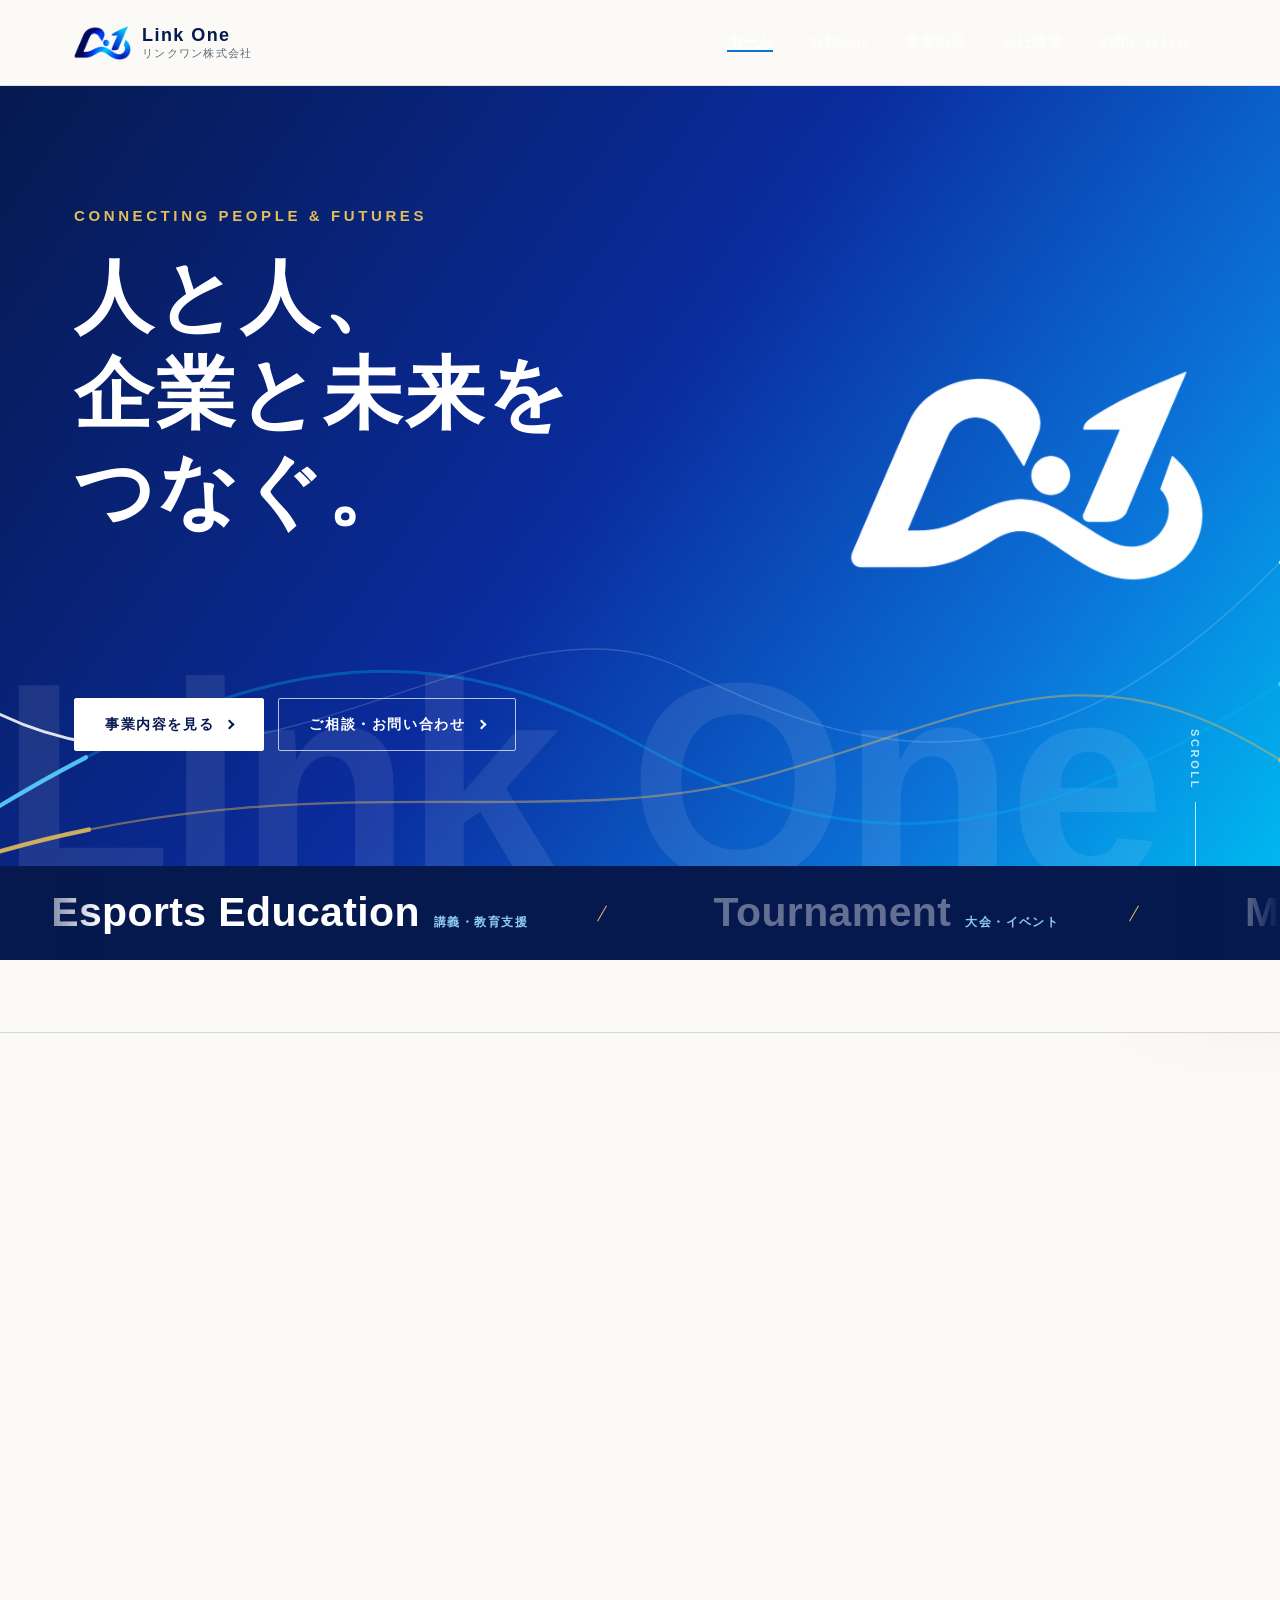
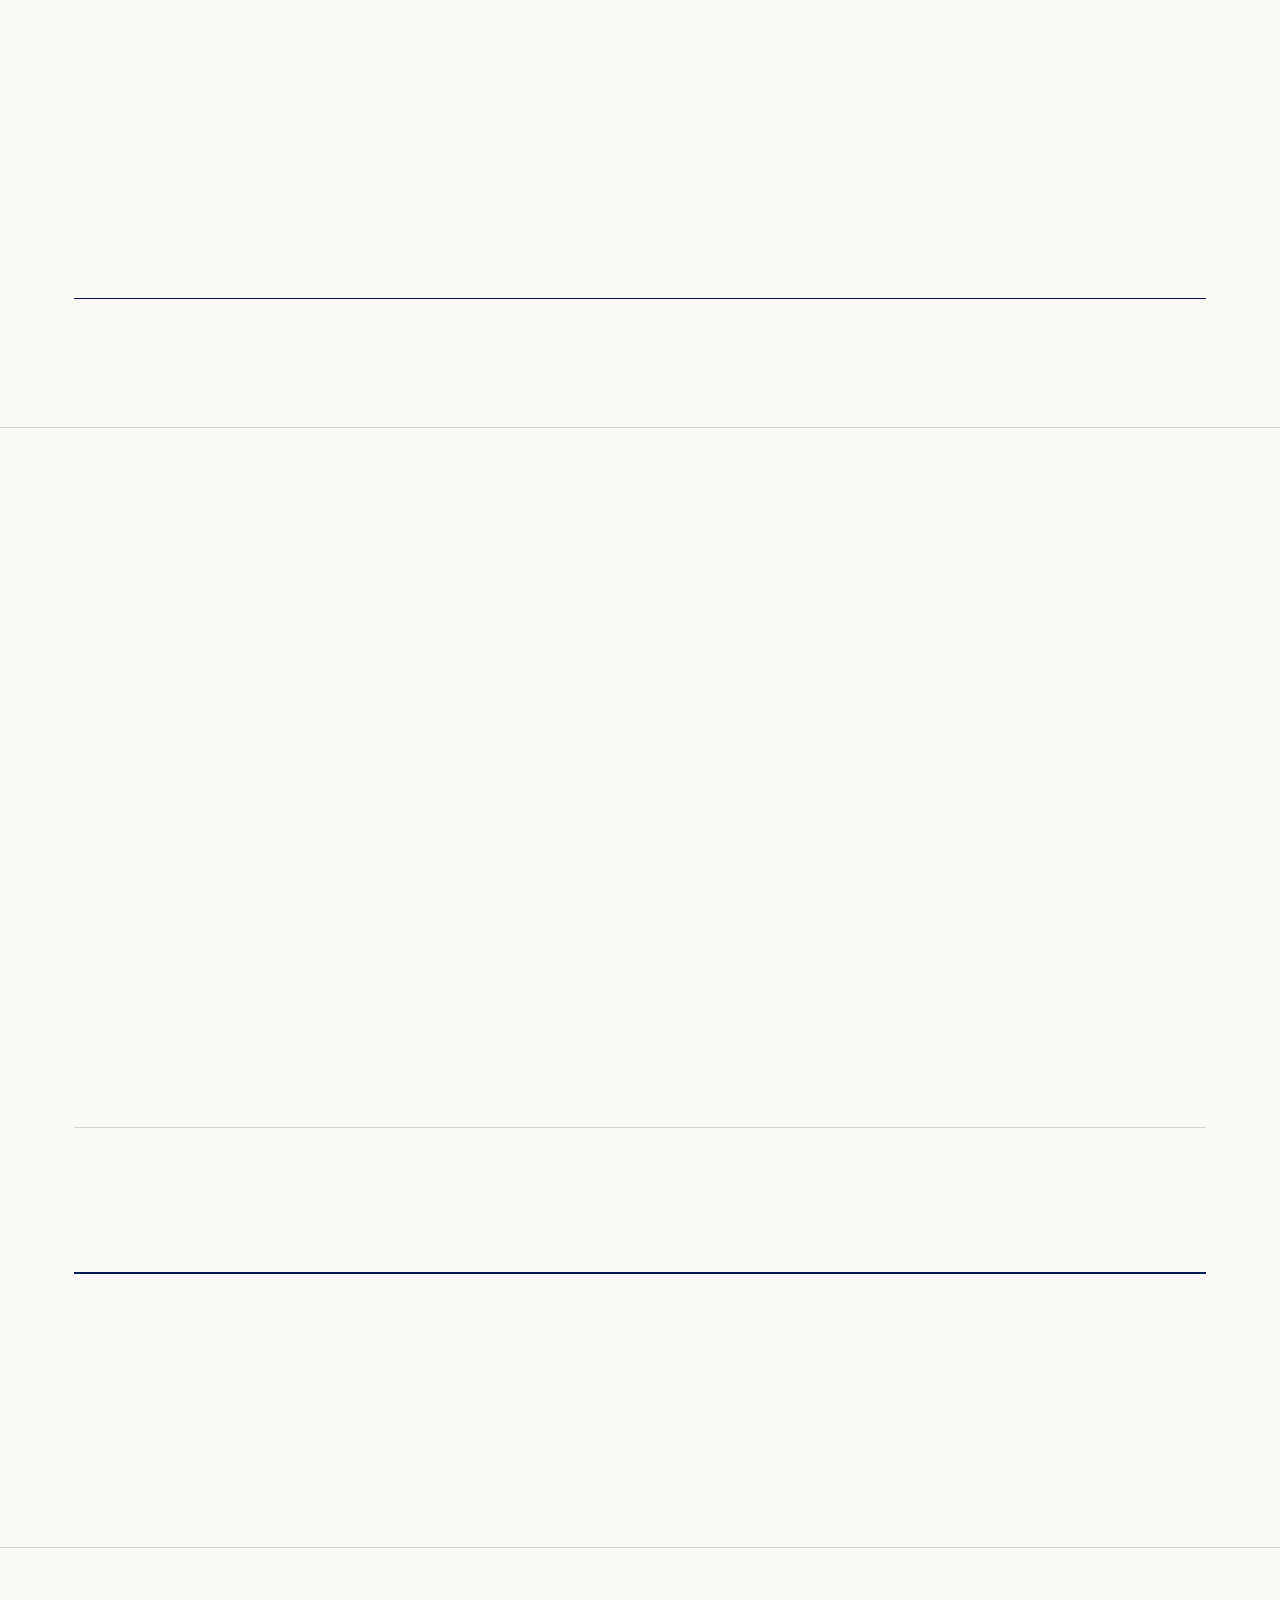
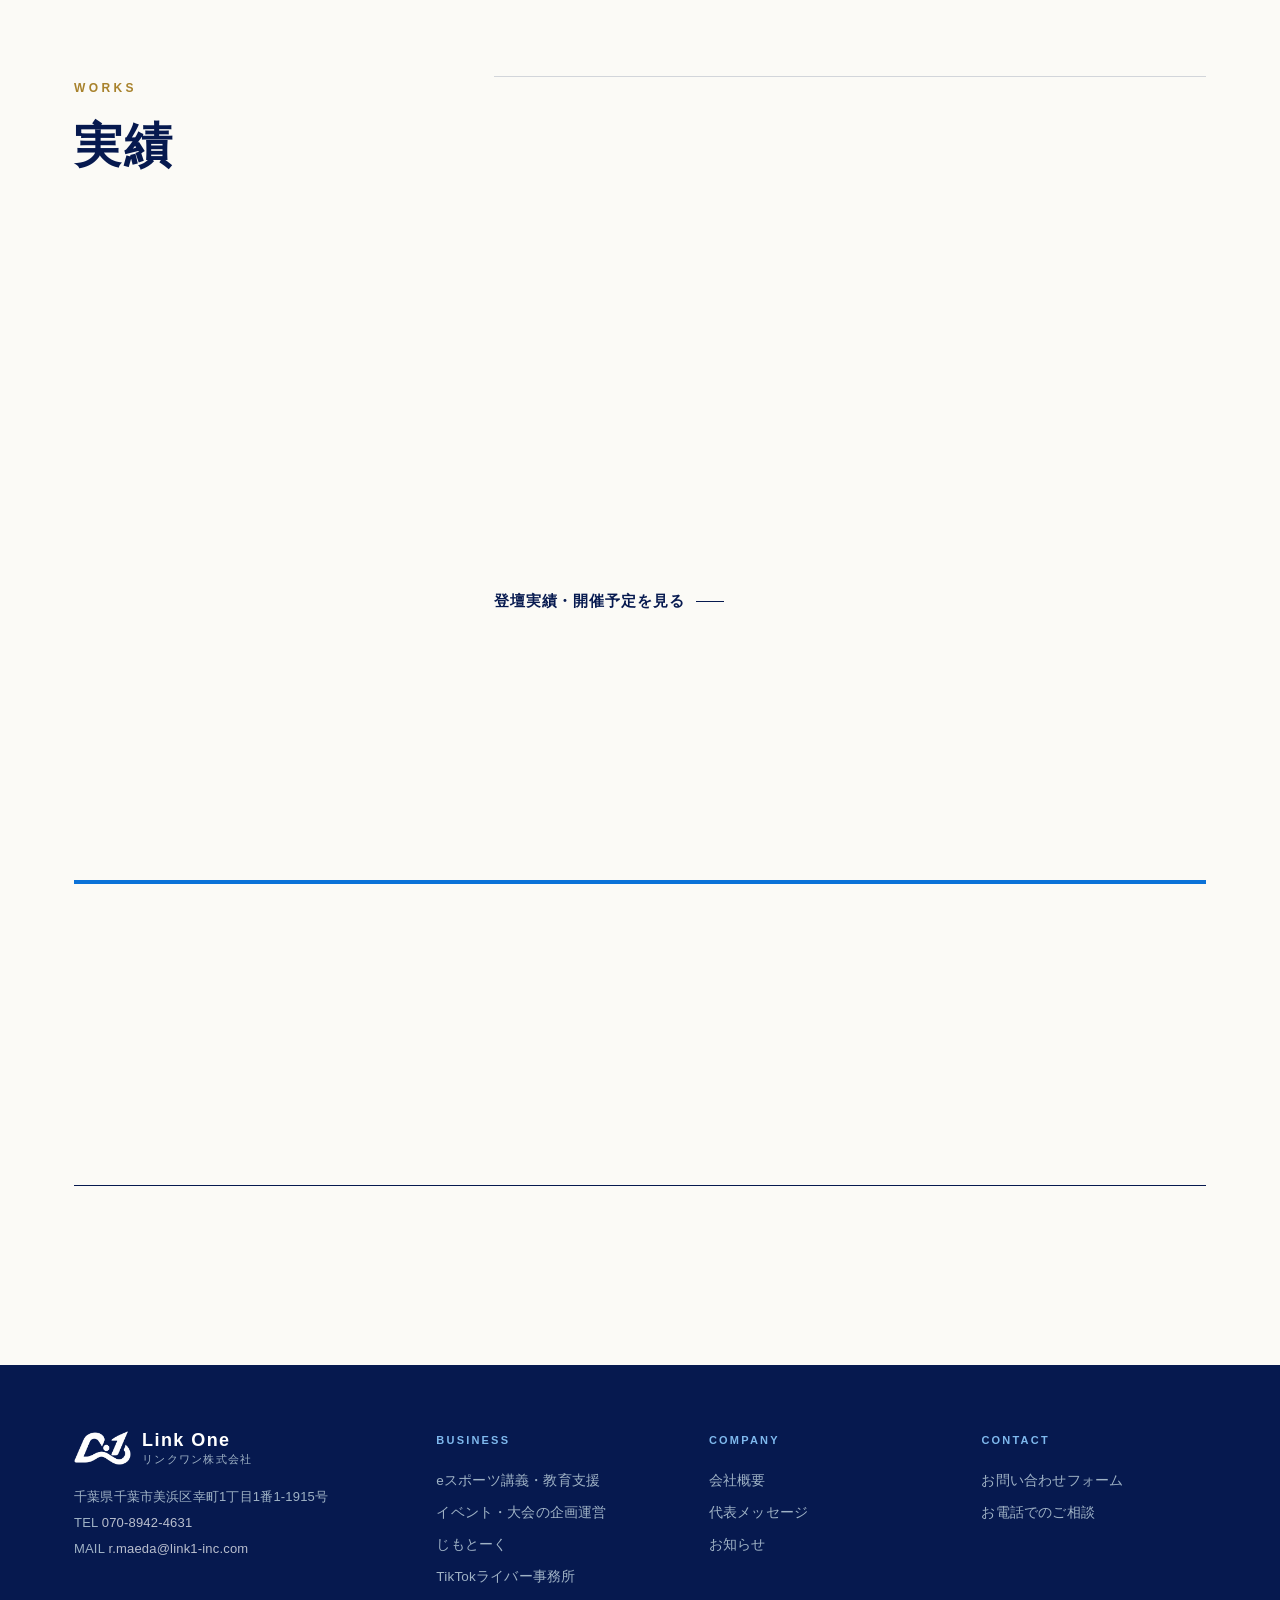
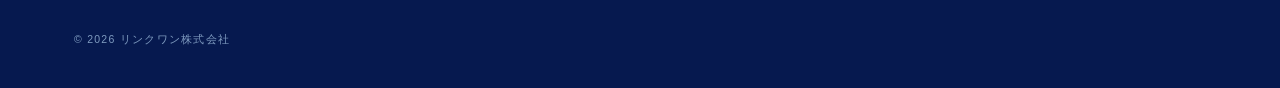
<file: index.html>
<!doctype html>
<html lang="ja" class="p-top p-washi">
<head>
  <meta charset="utf-8">
  <meta http-equiv="Content-Security-Policy" content="default-src 'self'; script-src 'self' 'sha256-2CDEPbBl6sxKOqhaT6Jx4oRXQnRDEptaxOREtysfcRs='; style-src 'self' https://fonts.googleapis.com; font-src https://fonts.gstatic.com; img-src 'self' data:; connect-src 'none'; object-src 'none'; base-uri 'self'; form-action 'self' mailto:; upgrade-insecure-requests">
  <meta name="referrer" content="strict-origin-when-cross-origin">
  <link rel="preconnect" href="https://fonts.googleapis.com">
  <link rel="preconnect" href="https://fonts.gstatic.com" crossorigin>
  <meta name="viewport" content="width=device-width,initial-scale=1,viewport-fit=cover">
  <meta name="description" content="人と人、企業と未来をつなぐ。eスポーツの講義とイベント運営、マッチングアプリ「じもとーく」の開発、TikTokライバー事務所の準備を行うリンクワン株式会社です。">
  <title>リンクワン株式会社</title>
  <link rel="stylesheet" href="https://fonts.googleapis.com/css2?family=Outfit:wght@500;600;700&family=M+PLUS+Rounded+1c:wght@400;500;700;800&display=swap">
  <meta name="robots" content="noindex,nofollow">
  <link rel="icon" href="img/favicon-32.png" sizes="32x32">
  <link rel="apple-touch-icon" href="img/favicon-180.png">
  <link rel="stylesheet" href="site.css?v=202611260100">
  <script>document.documentElement.className += " js"; try { if (sessionStorage.getItem("lo-splash")) { document.documentElement.className += " no-splash"; } else { sessionStorage.setItem("lo-splash", "1"); } } catch (e) {}</script>
</head>
<body id="top">
  <div class="splash" aria-hidden="true">
    <div class="splash__logo">
      <img src="img/logo-mark.png" alt="" width="540" height="322">
      <span>Link One</span>
    </div>
  </div>
  <a class="skip" href="#main">本文へスキップ</a>
  <header class="site-head">
    <div class="wrap">
      <a class="brand" href="index.html">
        <span class="brand__mark" aria-hidden="true"></span>
        <span class="brand__name"><b>Link One</b><small>リンクワン株式会社</small></span>
      </a>
      <button class="nav-toggle" type="button" aria-expanded="false" aria-controls="gnav" aria-label="メニューを開く"><i aria-hidden="true"></i><span>MENU</span></button>
      <nav class="site-nav" id="gnav" aria-label="メインメニュー">
        <a href="index.html" aria-current="page"><span class="jp">ホーム</span><span class="en">HOME</span></a>
        <a href="news.html"><span class="jp">お知らせ</span><span class="en">NEWS</span></a>
        <a href="service.html"><span class="jp">事業内容</span><span class="en">BUSINESS</span></a>
        <a href="company.html"><span class="jp">会社概要</span><span class="en">COMPANY</span></a>
        <a href="contact.html"><span class="jp">お問い合わせ</span><span class="en">CONTACT</span></a>
      </nav>
    </div>
  </header>

  <main id="main" class="home">
    <section class="h-kv">
      <div class="h-kv__panel kv-seq">
        <svg class="h-kv__wave" viewBox="0 0 1200 400" preserveAspectRatio="none" aria-hidden="true" focusable="false">
          <path d="M0 360 C 260 250, 420 250, 600 320 S 940 400, 1200 280" fill="none" stroke="#00B8F0" stroke-opacity=".5" stroke-width="2" stroke-linecap="round" pathLength="1"/>
          <path class="h-kv__wave2" d="M0 300 C 240 380, 470 210, 640 270 S 980 360, 1200 200" fill="none" stroke="#FFFFFF" stroke-width="1" stroke-linecap="round" pathLength="1"/>
          <path class="h-kv__wave3" d="M0 390 C 300 330, 520 380, 720 340 S 1020 250, 1200 330" fill="none" stroke="#E2B65A" stroke-width="1.5" stroke-linecap="round" pathLength="1"/>
          <path class="h-kv__pulse h-kv__pulse1" d="M0 360 C 260 250, 420 250, 600 320 S 940 400, 1200 280" fill="none" stroke-linecap="round" pathLength="1"/>
          <path class="h-kv__pulse h-kv__pulse2" d="M0 300 C 240 380, 470 210, 640 270 S 980 360, 1200 200" fill="none" stroke-linecap="round" pathLength="1"/>
          <path class="h-kv__pulse h-kv__pulse3" d="M0 390 C 300 330, 520 380, 720 340 S 1020 250, 1200 330" fill="none" stroke-linecap="round" pathLength="1"/>
        </svg>
        <span class="h-kv__mark" aria-hidden="true"><span>Link One　Link One　</span></span>
        <div class="h-kv__logo">
          <span class="h-kv__sym"><img src="img/logo-mark-white.png" alt="Link One リンクワン株式会社" width="800" height="477" fetchpriority="high"></span>
        </div>
        <p class="h-kv__en">Connecting People &amp; Futures</p>
        <h1><span class="kv-ln"><span>人と人、</span></span><span class="kv-ln"><span>企業と未来を</span></span><span class="kv-ln"><span>つなぐ。</span></span></h1>
        <p class="h-kv__lede">eスポーツの講義とイベント運営、マッチングアプリ「じもとーく」、<br class="pc">TikTokライバー事務所の準備。<br>人が集まる場と、人が発信する機会をつくります。</p>
        <div class="h-btns">
          <a class="h-pill h-pill--white" href="service.html">事業内容を見る</a>
          <a class="h-pill h-pill--line" href="contact.html">ご相談・お問い合わせ</a>
        </div>
        <span class="h-kv__scroll" aria-hidden="true">Scroll</span>
      </div>
    </section>

    <div class="t-ticker" aria-hidden="true">
      <div class="t-ticker__track">
        <div class="t-ticker__group">
          <span class="t-ticker__item"><b>Esports Education</b><small>講義・教育支援</small></span>
          <span class="t-ticker__item t-ticker__item--line"><b>Tournament</b><small>大会・イベント</small></span>
          <span class="t-ticker__item"><b>Matching App</b><small>じもとーく</small></span>
          <span class="t-ticker__item t-ticker__item--line"><b>Live Streaming</b><small>ライバー事務所</small></span>
        </div>
        <div class="t-ticker__group">
          <span class="t-ticker__item"><b>Esports Education</b><small>講義・教育支援</small></span>
          <span class="t-ticker__item t-ticker__item--line"><b>Tournament</b><small>大会・イベント</small></span>
          <span class="t-ticker__item"><b>Matching App</b><small>じもとーく</small></span>
          <span class="t-ticker__item t-ticker__item--line"><b>Live Streaming</b><small>ライバー事務所</small></span>
        </div>
      </div>
    </div>

    <div class="t-newsbar">
      <div class="wrap">
        <p class="t-newsbar__label">News</p>
        <a class="t-newsbar__item" href="https://obceevents.com/levelupday/" target="_blank" rel="noopener noreferrer">
          <time datetime="2026-11-22">2026.11.22</time>
          <span class="t-newsbar__cat">イベント</span>
          <span class="t-newsbar__title">「OKAYAMA HIGH SCHOOL ESPORTS CUP 2026 LEVEL UP DAY」に共同開催として参加します</span>
        </a>
      </div>
    </div>

    <section class="t-sec">
      <div class="wrap">
        <div class="t-head t-head--split">
          <div class="t-head__main">
            <p class="t-head__en">Business</p>
            <h2>事業</h2>
          </div>
          <div class="t-head__aside">
            <p>「人をつなぐ」を軸に、教育・イベント・アプリ・配信の4つの事業を行っています。</p>
            <a class="t-link" href="service.html">事業内容を見る</a>
          </div>
        </div>
        <ol class="t-biz">
          <li class="reveal">
            <a href="service.html#lecture">
              <span class="t-biz__no">01</span>
              <span class="t-biz__name"><span class="t-biz__en">Education</span><b>eスポーツ講義・教育支援</b></span>
              <span class="t-biz__desc">キャリア講演・実技コーチングで、競技の経験を将来につなげる</span>
              <span class="t-biz__arrow" aria-hidden="true"></span>
            </a>
          </li>
          <li class="reveal">
            <a href="service.html#event">
              <span class="t-biz__no">02</span>
              <span class="t-biz__name"><span class="t-biz__en">Event</span><b>イベント・大会の企画設計と運営</b></span>
              <span class="t-biz__desc">校内大会・交流戦から企業イベントまで、企画と当日の運営</span>
              <span class="t-biz__arrow" aria-hidden="true"></span>
            </a>
          </li>
          <li class="reveal">
            <a href="service.html#jimotalk">
              <span class="t-biz__no">03</span>
              <span class="t-biz__name"><span class="t-biz__en">App</span><b>じもとーく<em>開発中</em></b></span>
              <span class="t-biz__desc t-biz__desc--app">
                <span class="t-biz__shots" aria-hidden="true"><img src="img/jimotalk/jt-top.png" alt="" width="430" height="900" loading="lazy" decoding="async"><img src="img/jimotalk/jt-search.png" alt="" width="430" height="900" loading="lazy" decoding="async"></span>
                近くの「今ヒマな人」とすぐ話せるマッチングアプリ
              </span>
              <span class="t-biz__arrow" aria-hidden="true"></span>
            </a>
          </li>
          <li class="reveal">
            <a href="service.html#liver">
              <span class="t-biz__no">04</span>
              <span class="t-biz__name"><span class="t-biz__en">Media</span><b>TikTokライバー事務所<em>企画中</em></b></span>
              <span class="t-biz__desc">配信の始め方から収益化まで、ライバーに伴走する</span>
              <span class="t-biz__arrow" aria-hidden="true"></span>
            </a>
          </li>
        </ol>
        <a class="t-link t-more" href="service.html">事業内容を見る</a>
      </div>
    </section>

    <section class="t-sec">
      <div class="wrap">
        <div class="t-head t-head--split">
          <div class="t-head__main">
            <p class="t-head__en">Strength</p>
            <h2>リンクワンの特徴</h2>
          </div>
          <div class="t-head__aside">
            <p>学校と現場の両方を知る立場から、企画から当日の運営までをひとつの窓口で引き受けます。</p>
            <a class="t-link" href="company.html">会社概要を見る</a>
          </div>
        </div>
        <ol class="t-points">
          <li class="reveal"><span class="t-points__no">01</span><h3>教育と現場、両方の言葉がわかる</h3><p>学校が気にする安全や学習効果も、選手が気にする競技性や公平性も、両方わかったうえで組み立てます。</p></li>
          <li class="reveal"><span class="t-points__no">02</span><h3>企画した人が、当日も現場に立つ</h3><p>当日も自分たちが動くので、机上だけの進行表にはしません。</p></li>
          <li class="reveal"><span class="t-points__no">03</span><h3>配信とアプリの事業も手がける</h3><p>ライバー事務所の準備と、マッチングアプリの開発を進めています。</p></li>
          <li class="reveal"><span class="t-points__no">04</span><h3>窓口がひとつで完結する</h3><p>講義・企画・運営・機材手配まで、ご連絡先はひとつです。</p></li>
        </ol>

        <h3 class="t-sub">ご相談から振り返りまで</h3>
        <ol class="t-flow">
          <li><span>STEP 01</span>ヒアリング</li>
          <li><span>STEP 02</span>企画・ご提案</li>
          <li><span>STEP 03</span>準備・リハーサル</li>
          <li><span>STEP 04</span>当日運営</li>
          <li><span>STEP 05</span>振り返り</li>
        </ol>
        <p class="t-note">相談段階での費用はいただきません。</p>
      </div>
    </section>

    <section class="t-sec">
      <div class="wrap t-side">
        <div class="t-head">
          <p class="t-head__en">Works</p>
          <h2>実績</h2>
        </div>
        <div class="t-side__body">
          <ol class="t-works">
            <li class="reveal">
              <span class="t-works__when"><time datetime="2027-01-08">2027.01.08</time><em>授業（予定）</em></span>
              <p>河原デザイン・アート専門学校</p>
            </li>
            <li class="reveal">
              <span class="t-works__when"><time datetime="2026-12-13">2026.12.13</time><em>共同開催（予定）</em></span>
              <p>OKAYAMA HIGH SCHOOL ESPORTS CUP 2026 LEVEL UP DAY</p>
            </li>
            <li class="reveal">
              <span class="t-works__when"><time datetime="2026-10-23">2026.10.23</time><em>授業</em></span>
              <p>専門学校岡山ビジネスカレッジ</p>
            </li>
            <li class="reveal">
              <span class="t-works__when"><time datetime="2026-09-24">2026.09.24</time><em>授業</em></span>
              <p>専門学校でのeスポーツキャリア授業</p>
            </li>
            <li class="reveal">
              <span class="t-works__when"><time datetime="2026-09-14">2026.09.14</time><em>授業</em></span>
              <p>KBCC鹿児島ビジネス公務員専門学校</p>
            </li>
            <li class="reveal">
              <span class="t-works__when"><em>講演</em></span>
              <p>TSUNABeeeeee！esports高等学院 オープンスクール</p>
            </li>
          </ol>
          <a class="t-link" href="service.html#lecture">登壇実績・開催予定を見る</a>
        </div>
      </div>
    </section>

    <section class="t-cta">
      <div class="wrap">
        <a class="t-cta__link" href="contact.html">
          <span class="t-cta__en">Let's link.</span>
          <span class="t-cta__jp">講義・イベントのご相談フォームへ</span>
          <span class="t-cta__arrow" aria-hidden="true"></span>
        </a>
        <p class="t-cta__sub"><a href="company.html">会社概要</a><a href="company.html#message">代表メッセージ</a></p>
      </div>
    </section>
  </main>

  <footer class="site-foot">
    <div class="wrap">
      <div class="foot-grid">
        <div>
          <a class="brand" href="index.html">
            <span class="brand__mark" aria-hidden="true"></span>
            <span class="brand__name"><b>Link One</b><small>リンクワン株式会社</small></span>
          </a>
          <address class="foot-addr">
            千葉県千葉市美浜区幸町1丁目1番1-1915号<br>
            TEL <a href="tel:07089424631">070-8942-4631</a><br>
            MAIL <a href="mailto:r.maeda@link1-inc.com">r.maeda@link1-inc.com</a>
          </address>
        </div>
        <nav class="foot-col" aria-label="事業内容">
          <h3>Business</h3>
          <a href="service.html#lecture">eスポーツ講義・教育支援</a>
          <a href="service.html#event">イベント・大会の企画運営</a>
          <a href="service.html#jimotalk">じもとーく</a>
          <a href="service.html#liver">TikTokライバー事務所</a>
        </nav>
        <nav class="foot-col" aria-label="会社情報">
          <h3>Company</h3>
          <a href="company.html">会社概要</a>
          <a href="company.html#message">代表メッセージ</a>
          <a href="news.html">お知らせ</a>
        </nav>
        <nav class="foot-col" aria-label="お問い合わせ">
          <h3>Contact</h3>
          <a href="contact.html">お問い合わせフォーム</a>
          <a href="tel:07089424631">お電話でのご相談</a>
        </nav>
      </div>
      <p class="copy">© 2026 リンクワン株式会社</p>
    </div>
  </footer>

  <a class="pagetop" href="#top" aria-label="ページ上部へ戻る"></a>
  <script src="app.js?v=202611260100" defer></script>
</body>
</html>
</file>
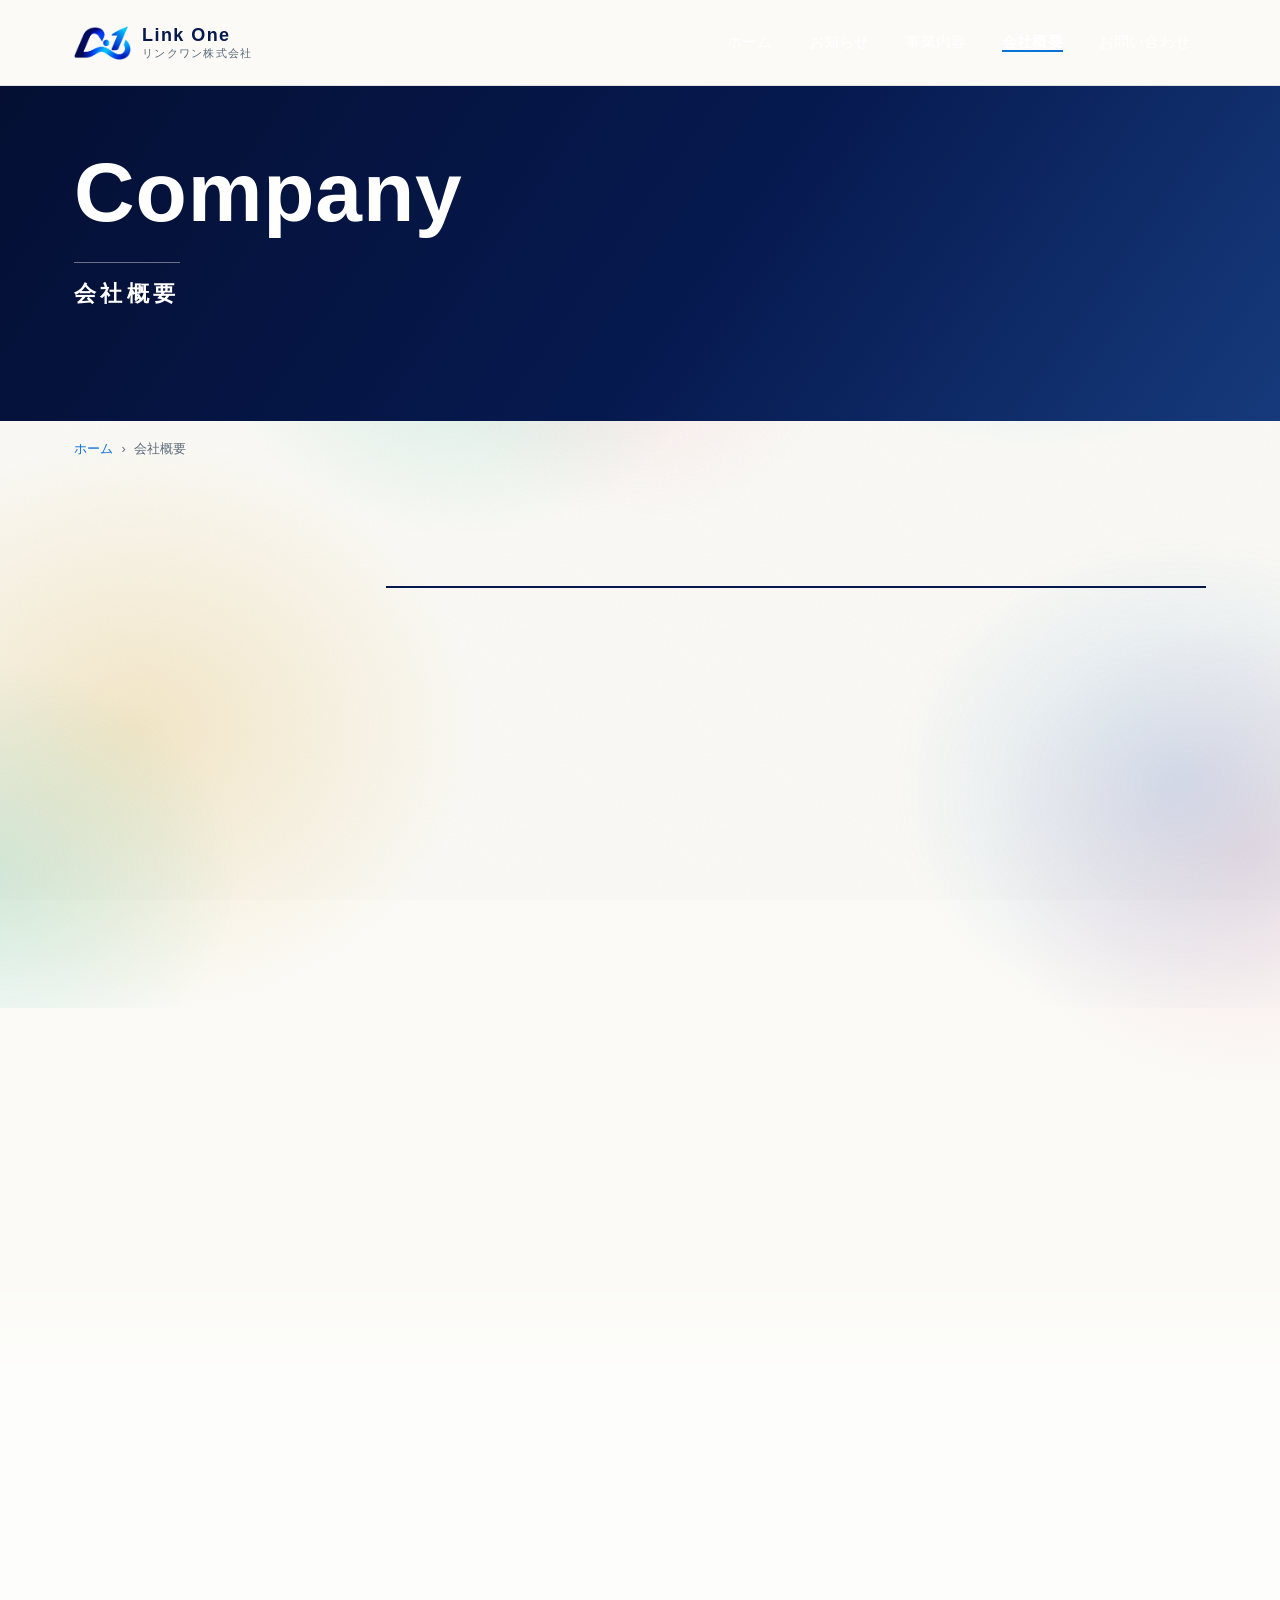
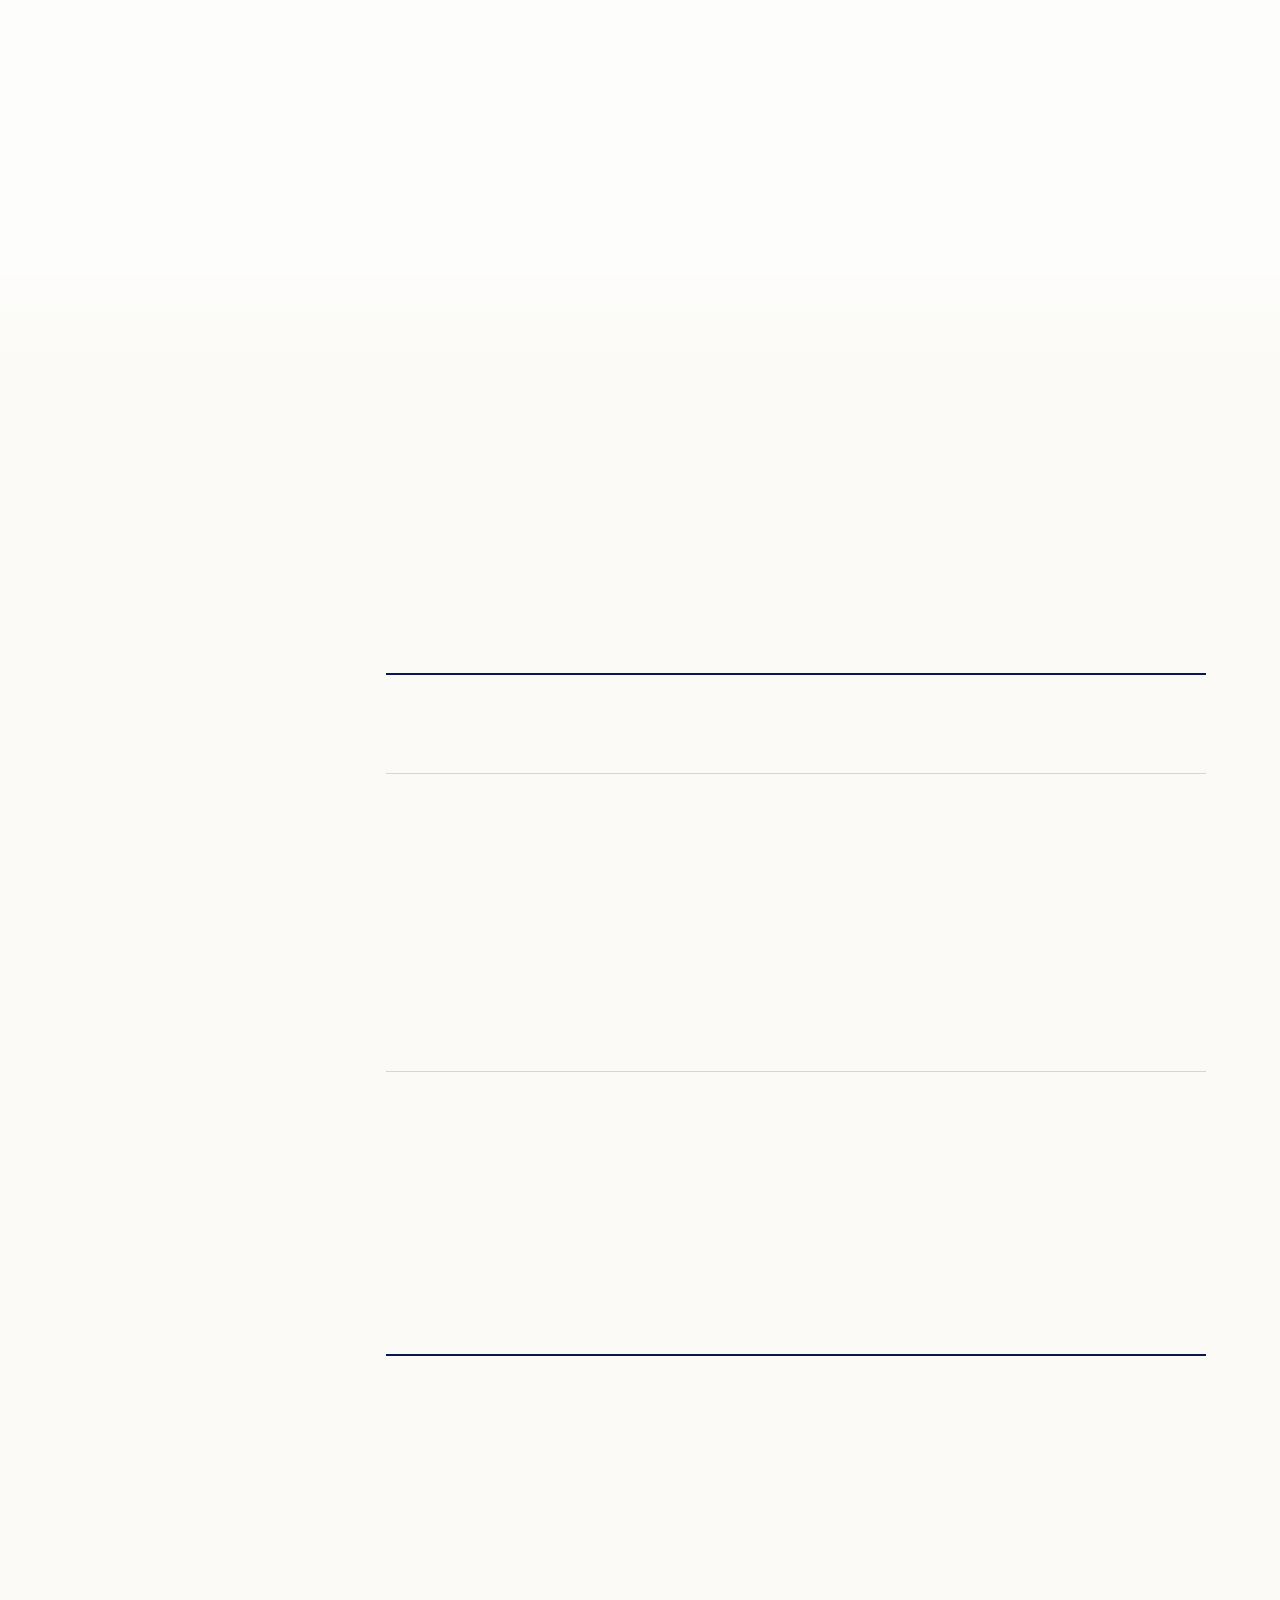
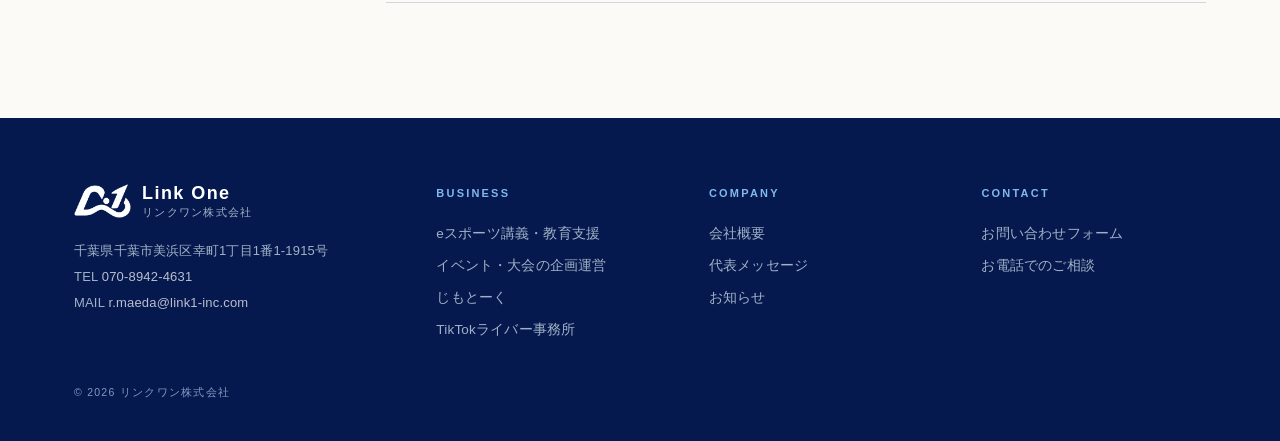
<file: company.html>
<!doctype html>
<html lang="ja" class="p-sub p-washi">
<head>
  <meta charset="utf-8">
  <meta http-equiv="Content-Security-Policy" content="default-src 'self'; script-src 'self' 'sha256-riitXBKGtl5y5ccA7GF6ccqJuwEVP5tm8j0ff/fbw9U='; style-src 'self' https://fonts.googleapis.com; font-src https://fonts.gstatic.com; img-src 'self' data:; connect-src 'none'; object-src 'none'; base-uri 'self'; form-action 'self' mailto:; upgrade-insecure-requests">
  <meta name="referrer" content="strict-origin-when-cross-origin">
  <link rel="preconnect" href="https://fonts.googleapis.com">
  <link rel="preconnect" href="https://fonts.gstatic.com" crossorigin>
  <meta name="viewport" content="width=device-width,initial-scale=1,viewport-fit=cover">
  <meta name="description" content="リンクワン株式会社の会社概要・代表メッセージ・代表プロフィールです。">
  <title>会社概要 | リンクワン株式会社</title>
  <link rel="stylesheet" href="https://fonts.googleapis.com/css2?family=Outfit:wght@500;600;700&family=M+PLUS+Rounded+1c:wght@400;500;700;800&display=swap">
  <meta name="robots" content="noindex,nofollow">
  <link rel="icon" href="img/favicon-32.png" sizes="32x32">
  <link rel="apple-touch-icon" href="img/favicon-180.png">
  <link rel="stylesheet" href="site.css?v=202611260100">
  <script>document.documentElement.className += " js";</script>
</head>
<body id="top" class="theme-company">
  <a class="skip" href="#main">本文へスキップ</a>
  <header class="site-head">
    <div class="wrap">
      <a class="brand" href="index.html">
        <span class="brand__mark" aria-hidden="true"></span>
        <span class="brand__name"><b>Link One</b><small>リンクワン株式会社</small></span>
      </a>
      <button class="nav-toggle" type="button" aria-expanded="false" aria-controls="gnav" aria-label="メニューを開く"><i aria-hidden="true"></i><span>MENU</span></button>
      <nav class="site-nav" id="gnav" aria-label="メインメニュー">
        <a href="index.html"><span class="jp">ホーム</span><span class="en">HOME</span></a>
        <a href="news.html"><span class="jp">お知らせ</span><span class="en">NEWS</span></a>
        <a href="service.html"><span class="jp">事業内容</span><span class="en">BUSINESS</span></a>
        <a href="company.html" aria-current="page"><span class="jp">会社概要</span><span class="en">COMPANY</span></a>
        <a href="contact.html"><span class="jp">お問い合わせ</span><span class="en">CONTACT</span></a>
      </nav>
    </div>
  </header>

  <main id="main">
    <div class="page-head">
      <div class="wrap">
        <p class="eyebrow">Company</p>
        <h1>会社概要</h1>
        <p class="lede">eスポーツの講義・イベントを中心に、アプリ開発とライバー事務所の準備を進めています。</p>
      </div>
    </div>
    <nav class="crumb" aria-label="パンくずリスト">
      <div class="wrap"><a href="index.html">ホーム</a><span>›</span><span>会社概要</span></div>
    </nav>

    <section class="sec-white">
      <div class="wrap">
        <div class="sec-head">
          <p class="sec-en">Profile</p>
          <h2>会社情報</h2>
        </div>
        <dl class="co-profile">
          <div><dt>商号</dt><dd>リンクワン株式会社</dd></div>
          <div><dt>代表者</dt><dd>代表取締役社長　前田 陸人</dd></div>
          <div><dt>所在地</dt><dd>千葉県千葉市美浜区<span class="nowrap">幸町1丁目1番1-1915号</span></dd></div>
          <div><dt>電話</dt><dd><a href="tel:07089424631">070-8942-4631</a></dd></div>
          <div><dt>メール</dt><dd><a href="mailto:r.maeda@link1-inc.com">r.maeda@link1-inc.com</a></dd></div>
          <div>
            <dt>事業内容</dt>
            <dd>
              <ol class="co-biz">
                <li>eスポーツに関する講義・教育支援</li>
                <li>eスポーツイベント・大会の企画設計および運営</li>
                <li>マッチングアプリ「じもとーく」の開発（開発中）</li>
                <li>TikTokライバー事務所（企画中）</li>
              </ol>
            </dd>
          </div>
        </dl>
      </div>
    </section>

    <section class="sec-tint" id="message">
      <div class="wrap">
        <div class="sec-head">
          <p class="sec-en">Message</p>
          <h2>代表メッセージ</h2>
        </div>
        <div class="co-message">
          <p class="co-message__lead">遊ぶ側から、<br>創る側へ。</p>
          <div class="co-message__body">
            <p>私はFortniteのプロゲーマーとして活動し、公式大会でアジア1位を6回獲得しました。本気で打ち込むなかで知ったのは、eスポーツには選手として戦う道だけでなく、イベントを企画する人、運営する人、発信する人など、さまざまな関わり方があるということです。</p>
            <p>一方で、若い世代がその一歩を踏み出せる機会は、まだ多くありません。</p>
            <p>リンクワン株式会社は、eスポーツの講義やイベントの企画・運営を通じて、若い人が「遊ぶ側」から「創る側」へ踏み出すきっかけをつくる会社です。現役の大学生であり、元プロゲーマーでもある自分の経験を生かし、教育機関や企業の皆さまと一緒に、eスポーツの新しい価値を社会に広げていきます。</p>
            <p class="co-message__sign"><span>リンクワン株式会社 代表取締役社長</span>前田 陸人</p>
          </div>
        </div>
      </div>
    </section>

    <section class="sec-white">
      <div class="wrap">
        <div class="sec-head">
          <p class="sec-en">CEO</p>
          <h2>代表プロフィール</h2>
        </div>
        <div class="co-ceo">
          <p class="co-ceo__name">前田 陸人<span>しすこ</span></p>
          <p class="co-ceo__role">リンクワン株式会社 代表取締役社長<br>元Fortniteプロゲーマー／eスポーツ講師・コーチ</p>
          <dl class="co-ceo__stats">
            <div><dt>Fortnite 公式大会</dt><dd><small>アジア1位</small>6<small>回</small></dd></div>
            <div><dt>SNS総フォロワー</dt><dd>12<small>万人</small></dd></div>
          </dl>
          <ul class="co-ceo__list">
            <li>Fortnite 元プロゲーマー（活動名：しすこ）。公式大会でアジア1位を6回獲得</li>
            <li>現役の大学生として、学業と会社経営を両立</li>
            <li>専門学校でSNS・AI分野の特別授業の講師を務める</li>
            <li>企業案件・PR・SNS運用・営業・マーケティングの実務経験</li>
          </ul>
        </div>
        <ol class="co-history">
          <li><span class="co-history__when">2025.06</span><p>大学在学中にNEXUS株式会社を設立</p></li>
          <li><span class="co-history__when">現在</span><p>リンクワン株式会社 代表取締役社長<small>eスポーツの講義登壇、イベントの設計・運営、ライバー事務所の立ち上げ準備に携わる</small></p></li>
        </ol>
      </div>
    </section>

    <section class="page-cta">
      <div class="wrap">
        <a class="page-cta__link" href="contact.html">
          <span class="page-cta__en">Contact</span>
          <span class="page-cta__jp">講義・イベントのご相談フォームへ</span>
          <span class="page-cta__arrow" aria-hidden="true"></span>
        </a>
      </div>
    </section>
  </main>

  <footer class="site-foot">
    <div class="wrap">
      <div class="foot-grid">
        <div>
          <a class="brand" href="index.html">
            <span class="brand__mark" aria-hidden="true"></span>
            <span class="brand__name"><b>Link One</b><small>リンクワン株式会社</small></span>
          </a>
          <address class="foot-addr">
            千葉県千葉市美浜区幸町1丁目1番1-1915号<br>
            TEL <a href="tel:07089424631">070-8942-4631</a><br>
            MAIL <a href="mailto:r.maeda@link1-inc.com">r.maeda@link1-inc.com</a>
          </address>
        </div>
        <nav class="foot-col" aria-label="事業内容">
          <h3>Business</h3>
          <a href="service.html#lecture">eスポーツ講義・教育支援</a>
          <a href="service.html#event">イベント・大会の企画運営</a>
          <a href="service.html#jimotalk">じもとーく</a>
          <a href="service.html#liver">TikTokライバー事務所</a>
        </nav>
        <nav class="foot-col" aria-label="会社情報">
          <h3>Company</h3>
          <a href="company.html">会社概要</a>
          <a href="company.html#message">代表メッセージ</a>
          <a href="news.html">お知らせ</a>
        </nav>
        <nav class="foot-col" aria-label="お問い合わせ">
          <h3>Contact</h3>
          <a href="contact.html">お問い合わせフォーム</a>
          <a href="tel:07089424631">お電話でのご相談</a>
        </nav>
      </div>
      <p class="copy">© 2026 リンクワン株式会社</p>
    </div>
  </footer>

  <a class="pagetop" href="#top" aria-label="ページ上部へ戻る"></a>
  <script src="app.js?v=202611260100" defer></script>
</body>
</html>
</file>
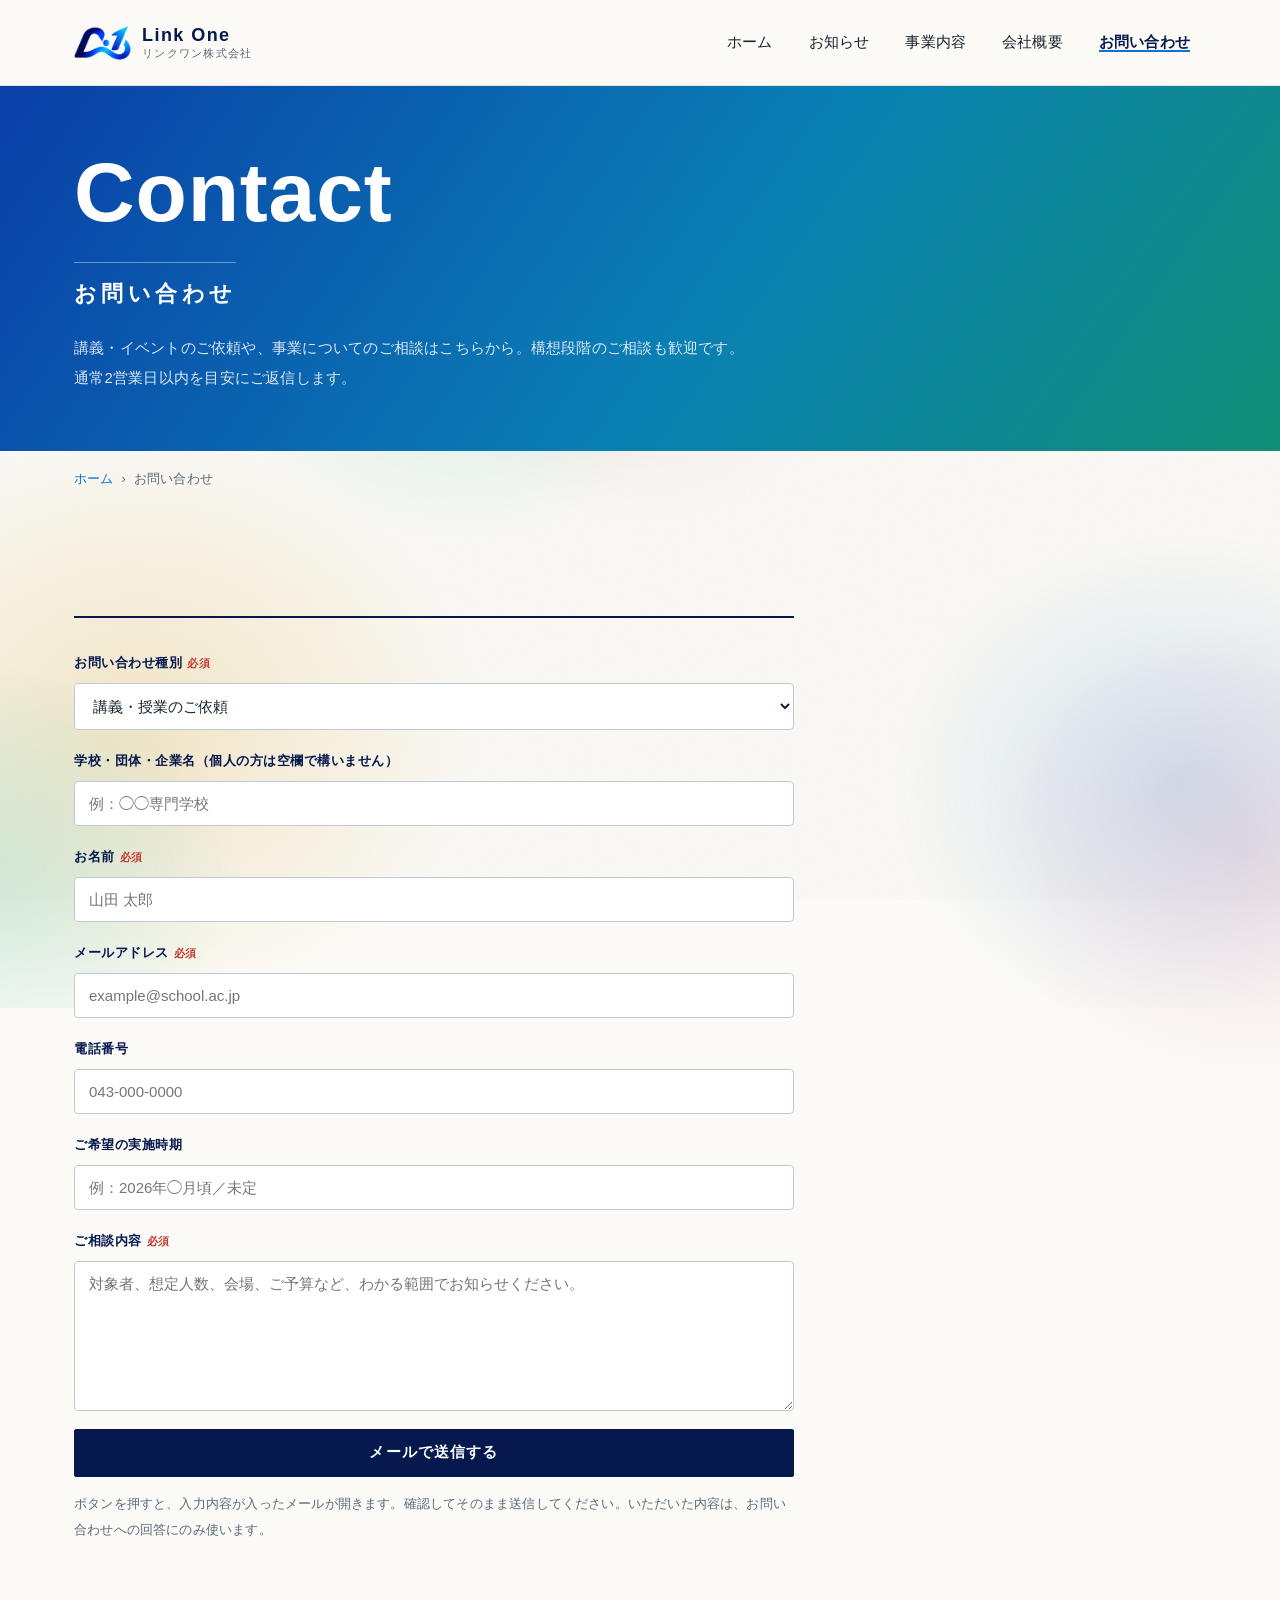
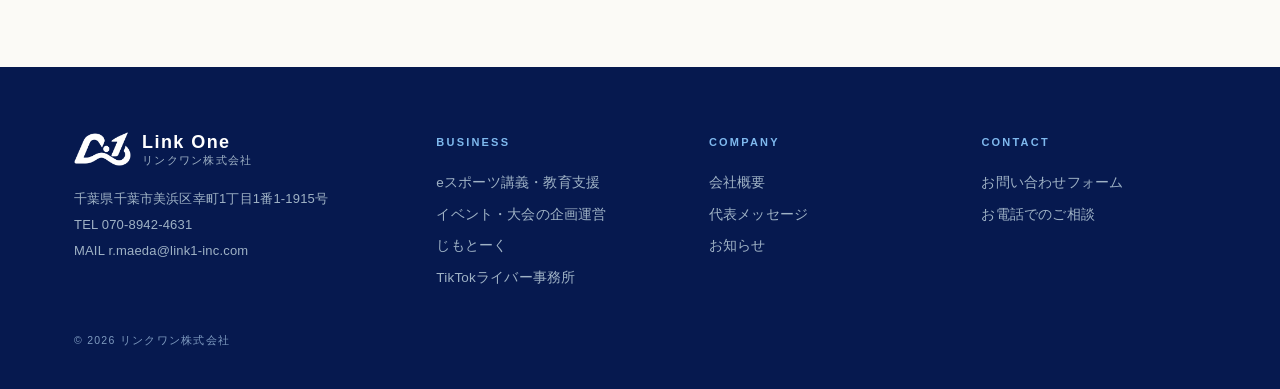
<file: contact.html>
<!doctype html>
<html lang="ja" class="p-sub p-washi">
<head>
  <meta charset="utf-8">
  <meta http-equiv="Content-Security-Policy" content="default-src 'self'; script-src 'self' 'sha256-riitXBKGtl5y5ccA7GF6ccqJuwEVP5tm8j0ff/fbw9U='; style-src 'self' https://fonts.googleapis.com; font-src https://fonts.gstatic.com; img-src 'self' data:; connect-src 'none'; object-src 'none'; base-uri 'self'; form-action 'self' mailto:; upgrade-insecure-requests">
  <meta name="referrer" content="strict-origin-when-cross-origin">
  <link rel="preconnect" href="https://fonts.googleapis.com">
  <link rel="preconnect" href="https://fonts.gstatic.com" crossorigin>
  <meta name="viewport" content="width=device-width,initial-scale=1,viewport-fit=cover">
  <meta name="description" content="講義・イベントのご依頼や事業についてのご相談はこちらから。">
  <title>お問い合わせ | リンクワン株式会社</title>
  <link rel="stylesheet" href="https://fonts.googleapis.com/css2?family=Outfit:wght@500;600;700&family=M+PLUS+Rounded+1c:wght@400;500;700;800&display=swap">
  <meta name="robots" content="noindex,nofollow">
  <link rel="icon" href="img/favicon-32.png" sizes="32x32">
  <link rel="apple-touch-icon" href="img/favicon-180.png">
  <link rel="stylesheet" href="site.css?v=202611260100">
  <script>document.documentElement.className += " js";</script>
</head>
<body id="top" class="theme-contact">
  <a class="skip" href="#main">本文へスキップ</a>
  <header class="site-head">
    <div class="wrap">
      <a class="brand" href="index.html">
        <span class="brand__mark" aria-hidden="true"></span>
        <span class="brand__name"><b>Link One</b><small>リンクワン株式会社</small></span>
      </a>
      <button class="nav-toggle" type="button" aria-expanded="false" aria-controls="gnav" aria-label="メニューを開く"><i aria-hidden="true"></i><span>MENU</span></button>
      <nav class="site-nav" id="gnav" aria-label="メインメニュー">
        <a href="index.html"><span class="jp">ホーム</span><span class="en">HOME</span></a>
        <a href="news.html"><span class="jp">お知らせ</span><span class="en">NEWS</span></a>
        <a href="service.html"><span class="jp">事業内容</span><span class="en">BUSINESS</span></a>
        <a href="company.html"><span class="jp">会社概要</span><span class="en">COMPANY</span></a>
        <a href="contact.html" aria-current="page"><span class="jp">お問い合わせ</span><span class="en">CONTACT</span></a>
      </nav>
    </div>
  </header>

  <main id="main">
    <div class="page-head">
      <div class="wrap">
        <p class="eyebrow">Contact</p>
        <h1>お問い合わせ</h1>
        <p class="lede">講義・イベントのご依頼や、事業についてのご相談はこちらから。構想段階のご相談も歓迎です。通常2営業日以内を目安にご返信します。</p>
      </div>
    </div>
    <nav class="crumb" aria-label="パンくずリスト">
      <div class="wrap"><a href="index.html">ホーム</a><span>›</span><span>お問い合わせ</span></div>
    </nav>

    <section class="sec-white">
      <div class="wrap">
        <div class="contact-grid contact-grid--center">
          <div>
            <form id="contact-form" action="mailto:r.maeda@link1-inc.com" method="post" enctype="text/plain">
              <div class="field">
                <label for="f-type">お問い合わせ種別<span class="req">必須</span></label>
                <select id="f-type" name="type" required>
                  <option>講義・授業のご依頼</option>
                  <option>イベント・大会のご相談</option>
                  <option>じもとーくについて</option>
                  <option>TikTokライバー事務所について</option>
                  <option>取材・協業のご相談</option>
                  <option>その他</option>
                </select>
              </div>
              <div class="field">
                <label for="f-org">学校・団体・企業名（個人の方は空欄で構いません）</label>
                <input id="f-org" name="org" maxlength="100" type="text" placeholder="例：◯◯専門学校">
              </div>
              <div class="field">
                <label for="f-name">お名前<span class="req">必須</span></label>
                <input id="f-name" name="name" maxlength="60" type="text" required placeholder="山田 太郎">
              </div>
              <div class="field">
                <label for="f-mail">メールアドレス<span class="req">必須</span></label>
                <input id="f-mail" name="email" maxlength="254" type="email" required placeholder="example@school.ac.jp">
              </div>
              <div class="field">
                <label for="f-tel">電話番号</label>
                <input id="f-tel" name="tel" maxlength="20" type="tel" placeholder="043-000-0000">
              </div>
              <div class="field">
                <label for="f-when">ご希望の実施時期</label>
                <input id="f-when" name="when" maxlength="60" type="text" placeholder="例：2026年◯月頃／未定">
              </div>
              <div class="field">
                <label for="f-body">ご相談内容<span class="req">必須</span></label>
                <textarea id="f-body" name="body" required maxlength="1200" placeholder="対象者、想定人数、会場、ご予算など、わかる範囲でお知らせください。"></textarea>
              </div>
              <button class="btn btn-main form-submit" type="submit">メールで送信する</button>
              <p id="form-msg" class="form-msg" aria-live="polite">
                ボタンを押すと、入力内容が入ったメールが開きます。確認してそのまま送信してください。いただいた内容は、お問い合わせへの回答にのみ使います。
              </p>
            </form>
          </div>
        </div>
      </div>
    </section>
  </main>

  <footer class="site-foot">
    <div class="wrap">
      <div class="foot-grid">
        <div>
          <a class="brand" href="index.html">
            <span class="brand__mark" aria-hidden="true"></span>
            <span class="brand__name"><b>Link One</b><small>リンクワン株式会社</small></span>
          </a>
          <address class="foot-addr">
            千葉県千葉市美浜区幸町1丁目1番1-1915号<br>
            TEL <a href="tel:07089424631">070-8942-4631</a><br>
            MAIL <a href="mailto:r.maeda@link1-inc.com">r.maeda@link1-inc.com</a>
          </address>
        </div>
        <nav class="foot-col" aria-label="事業内容">
          <h3>Business</h3>
          <a href="service.html#lecture">eスポーツ講義・教育支援</a>
          <a href="service.html#event">イベント・大会の企画運営</a>
          <a href="service.html#jimotalk">じもとーく</a>
          <a href="service.html#liver">TikTokライバー事務所</a>
        </nav>
        <nav class="foot-col" aria-label="会社情報">
          <h3>Company</h3>
          <a href="company.html">会社概要</a>
          <a href="company.html#message">代表メッセージ</a>
          <a href="news.html">お知らせ</a>
        </nav>
        <nav class="foot-col" aria-label="お問い合わせ">
          <h3>Contact</h3>
          <a href="contact.html">お問い合わせフォーム</a>
          <a href="tel:07089424631">お電話でのご相談</a>
        </nav>
      </div>
      <p class="copy">© 2026 リンクワン株式会社</p>
    </div>
  </footer>

  <a class="pagetop" href="#top" aria-label="ページ上部へ戻る"></a>

  <script src="app.js?v=202611260100" defer></script>
</body>
</html>
</file>
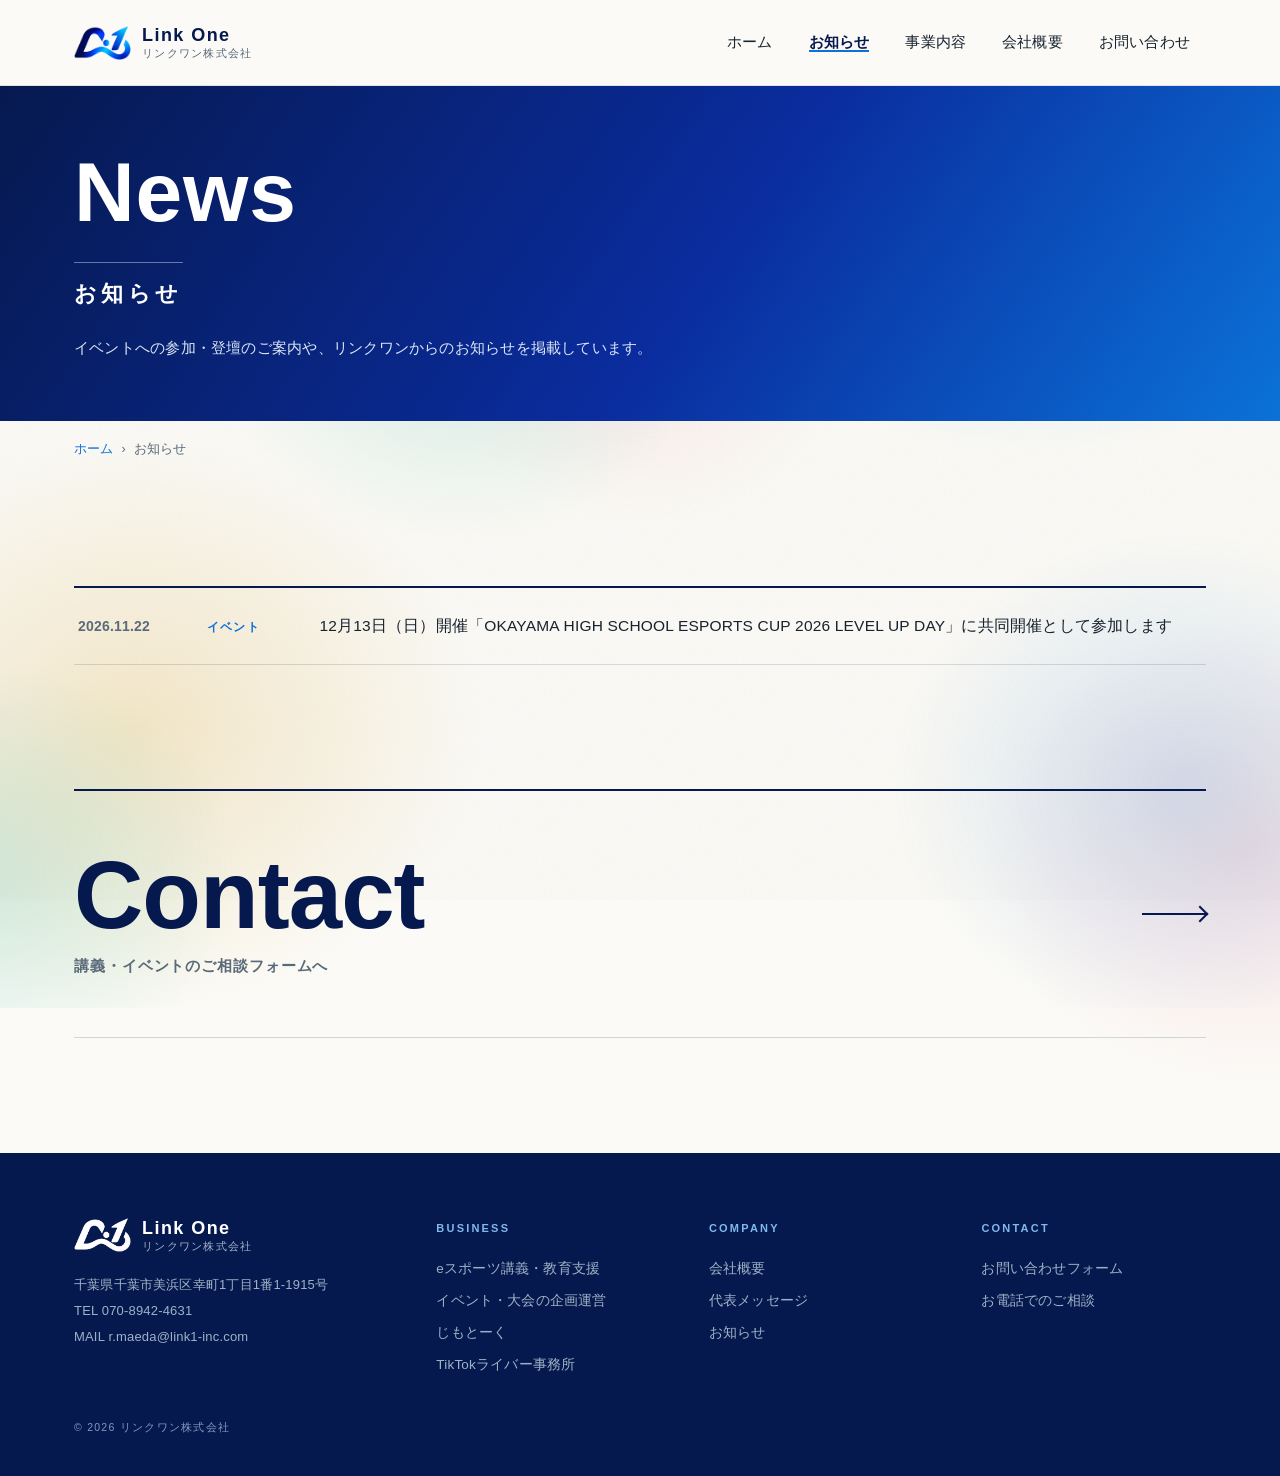
<file: news.html>
<!doctype html>
<html lang="ja" class="p-sub p-washi">
<head>
  <meta charset="utf-8">
  <meta http-equiv="Content-Security-Policy" content="default-src 'self'; script-src 'self' 'sha256-riitXBKGtl5y5ccA7GF6ccqJuwEVP5tm8j0ff/fbw9U='; style-src 'self' https://fonts.googleapis.com; font-src https://fonts.gstatic.com; img-src 'self' data:; connect-src 'none'; object-src 'none'; base-uri 'self'; form-action 'self' mailto:; upgrade-insecure-requests">
  <meta name="referrer" content="strict-origin-when-cross-origin">
  <link rel="preconnect" href="https://fonts.googleapis.com">
  <link rel="preconnect" href="https://fonts.gstatic.com" crossorigin>
  <meta name="viewport" content="width=device-width,initial-scale=1,viewport-fit=cover">
  <meta name="description" content="リンクワン株式会社からのお知らせ・イベント情報です。">
  <title>お知らせ | リンクワン株式会社</title>
  <link rel="stylesheet" href="https://fonts.googleapis.com/css2?family=Outfit:wght@500;600;700&family=M+PLUS+Rounded+1c:wght@400;500;700;800&display=swap">
  <meta name="robots" content="noindex,nofollow">
  <link rel="icon" href="img/favicon-32.png" sizes="32x32">
  <link rel="apple-touch-icon" href="img/favicon-180.png">
  <link rel="stylesheet" href="site.css?v=202611260100">
  <script>document.documentElement.className += " js";</script>
</head>
<body id="top" class="theme-news">
  <a class="skip" href="#main">本文へスキップ</a>
  <header class="site-head">
    <div class="wrap">
      <a class="brand" href="index.html">
        <span class="brand__mark" aria-hidden="true"></span>
        <span class="brand__name"><b>Link One</b><small>リンクワン株式会社</small></span>
      </a>
      <button class="nav-toggle" type="button" aria-expanded="false" aria-controls="gnav" aria-label="メニューを開く"><i aria-hidden="true"></i><span>MENU</span></button>
      <nav class="site-nav" id="gnav" aria-label="メインメニュー">
        <a href="index.html"><span class="jp">ホーム</span><span class="en">HOME</span></a>
        <a href="news.html" aria-current="page"><span class="jp">お知らせ</span><span class="en">NEWS</span></a>
        <a href="service.html"><span class="jp">事業内容</span><span class="en">BUSINESS</span></a>
        <a href="company.html"><span class="jp">会社概要</span><span class="en">COMPANY</span></a>
        <a href="contact.html"><span class="jp">お問い合わせ</span><span class="en">CONTACT</span></a>
      </nav>
    </div>
  </header>

  <main id="main">
    <div class="page-head">
      <div class="wrap">
        <p class="eyebrow">News</p>
        <h1>お知らせ</h1>
        <p class="lede">イベントへの参加・登壇のご案内や、リンクワンからのお知らせを掲載しています。</p>
      </div>
    </div>
    <nav class="crumb" aria-label="パンくずリスト">
      <div class="wrap"><a href="index.html">ホーム</a><span>›</span><span>お知らせ</span></div>
    </nav>

    <section class="sec-white">
      <div class="wrap">
        <ul class="news-list">
          <li>
            <a href="https://obceevents.com/levelupday/" target="_blank" rel="noopener noreferrer">
              <time datetime="2026-11-22">2026.11.22</time>
              <span class="news-list__cat">イベント</span>
              <span class="news-list__title">12月13日（日）開催「OKAYAMA HIGH SCHOOL ESPORTS CUP 2026 LEVEL UP DAY」に共同開催として参加します</span>
            </a>
          </li>
        </ul>
      </div>
    </section>

    <section class="page-cta">
      <div class="wrap">
        <a class="page-cta__link" href="contact.html">
          <span class="page-cta__en">Contact</span>
          <span class="page-cta__jp">講義・イベントのご相談フォームへ</span>
          <span class="page-cta__arrow" aria-hidden="true"></span>
        </a>
      </div>
    </section>
  </main>

  <footer class="site-foot">
    <div class="wrap">
      <div class="foot-grid">
        <div>
          <a class="brand" href="index.html">
            <span class="brand__mark" aria-hidden="true"></span>
            <span class="brand__name"><b>Link One</b><small>リンクワン株式会社</small></span>
          </a>
          <address class="foot-addr">
            千葉県千葉市美浜区幸町1丁目1番1-1915号<br>
            TEL <a href="tel:07089424631">070-8942-4631</a><br>
            MAIL <a href="mailto:r.maeda@link1-inc.com">r.maeda@link1-inc.com</a>
          </address>
        </div>
        <nav class="foot-col" aria-label="事業内容">
          <h3>Business</h3>
          <a href="service.html#lecture">eスポーツ講義・教育支援</a>
          <a href="service.html#event">イベント・大会の企画運営</a>
          <a href="service.html#jimotalk">じもとーく</a>
          <a href="service.html#liver">TikTokライバー事務所</a>
        </nav>
        <nav class="foot-col" aria-label="会社情報">
          <h3>Company</h3>
          <a href="company.html">会社概要</a>
          <a href="company.html#message">代表メッセージ</a>
          <a href="news.html">お知らせ</a>
        </nav>
        <nav class="foot-col" aria-label="お問い合わせ">
          <h3>Contact</h3>
          <a href="contact.html">お問い合わせフォーム</a>
          <a href="tel:07089424631">お電話でのご相談</a>
        </nav>
      </div>
      <p class="copy">© 2026 リンクワン株式会社</p>
    </div>
  </footer>

  <a class="pagetop" href="#top" aria-label="ページ上部へ戻る"></a>

  <script src="app.js?v=202611260100" defer></script>
</body>
</html>
</file>
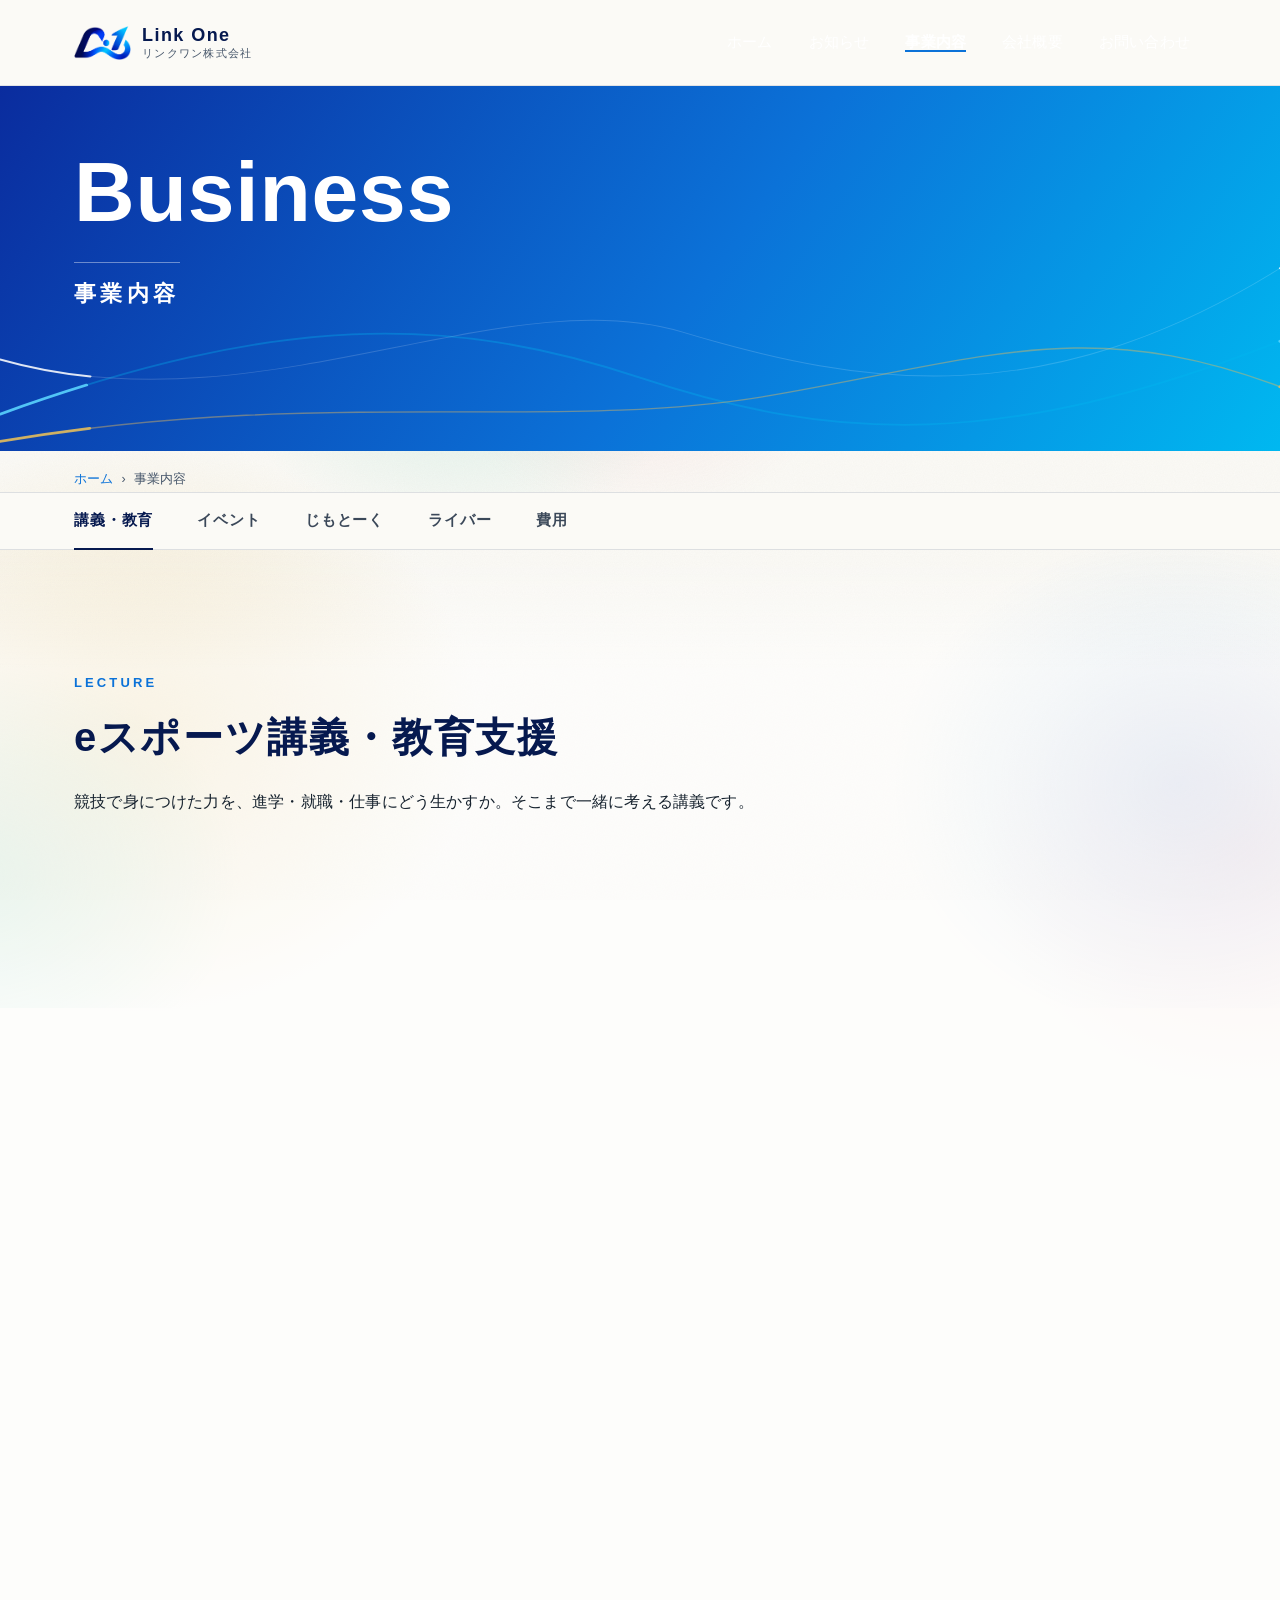
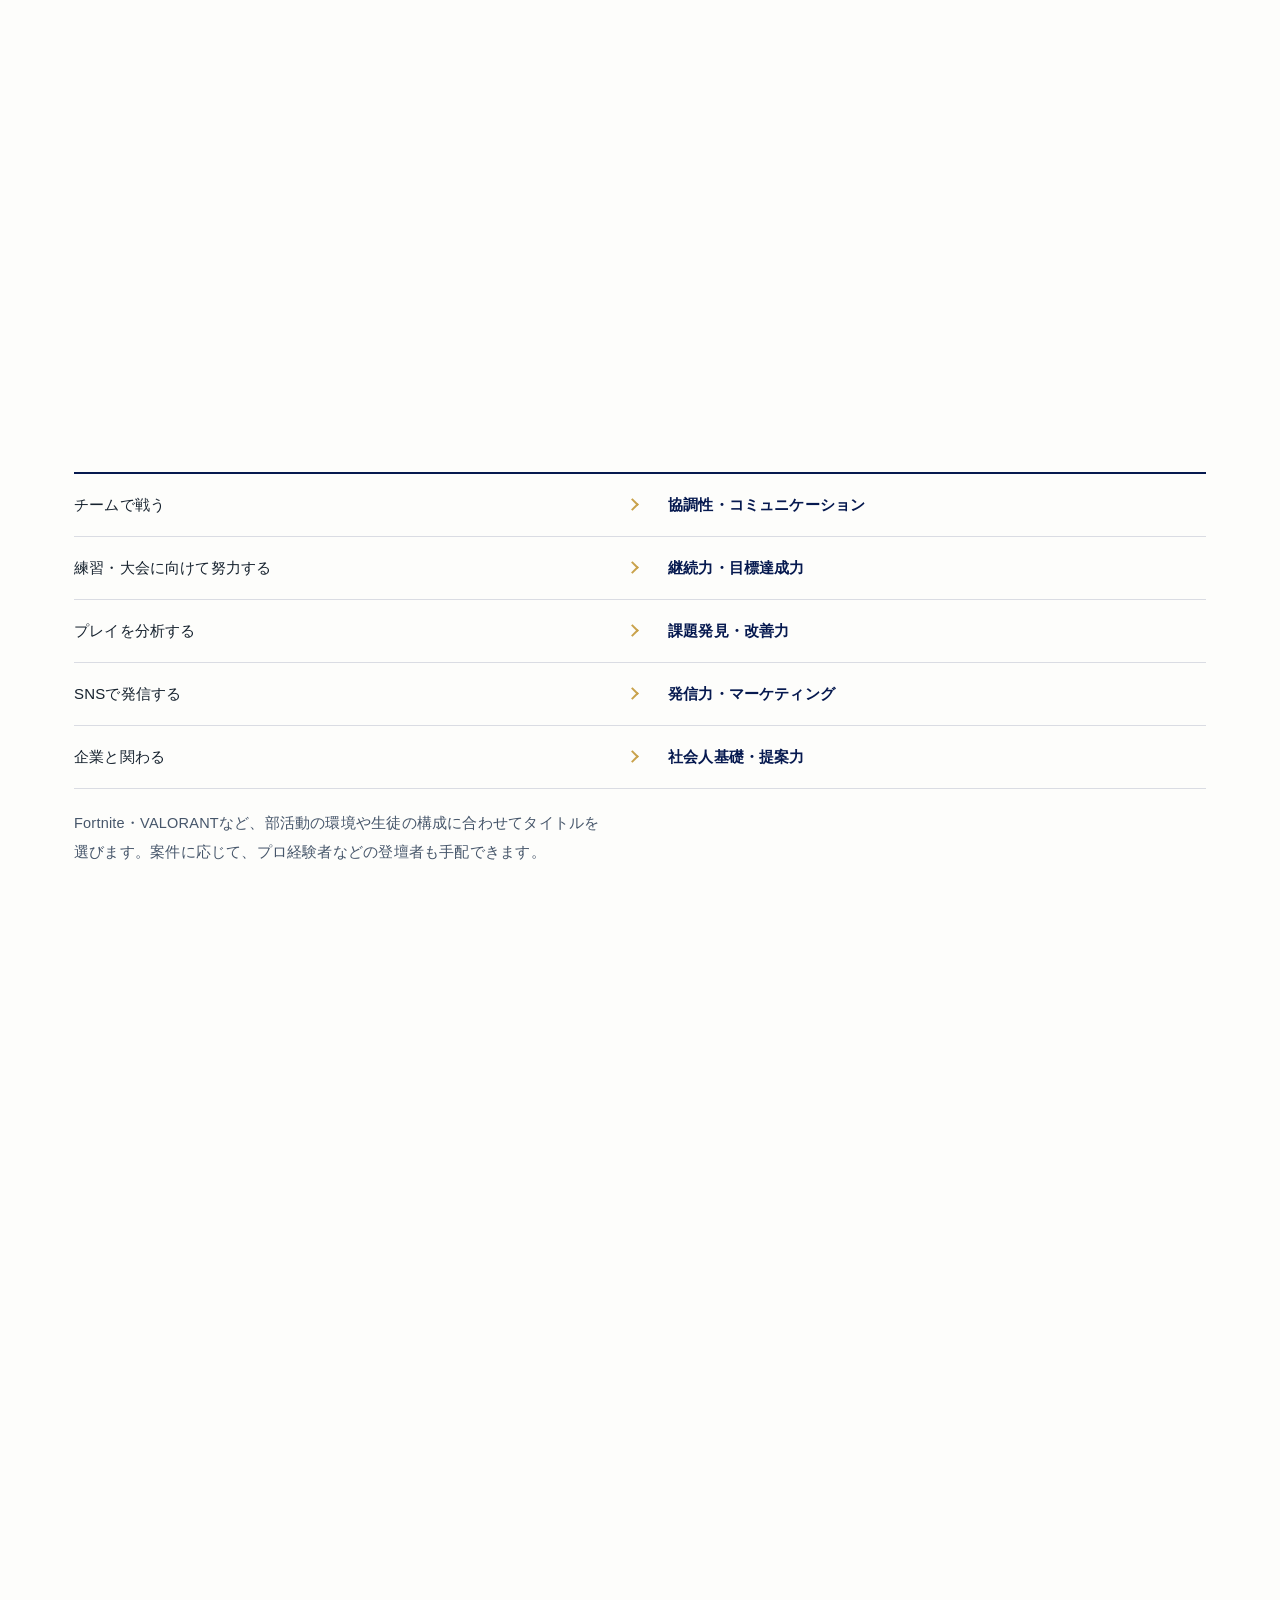
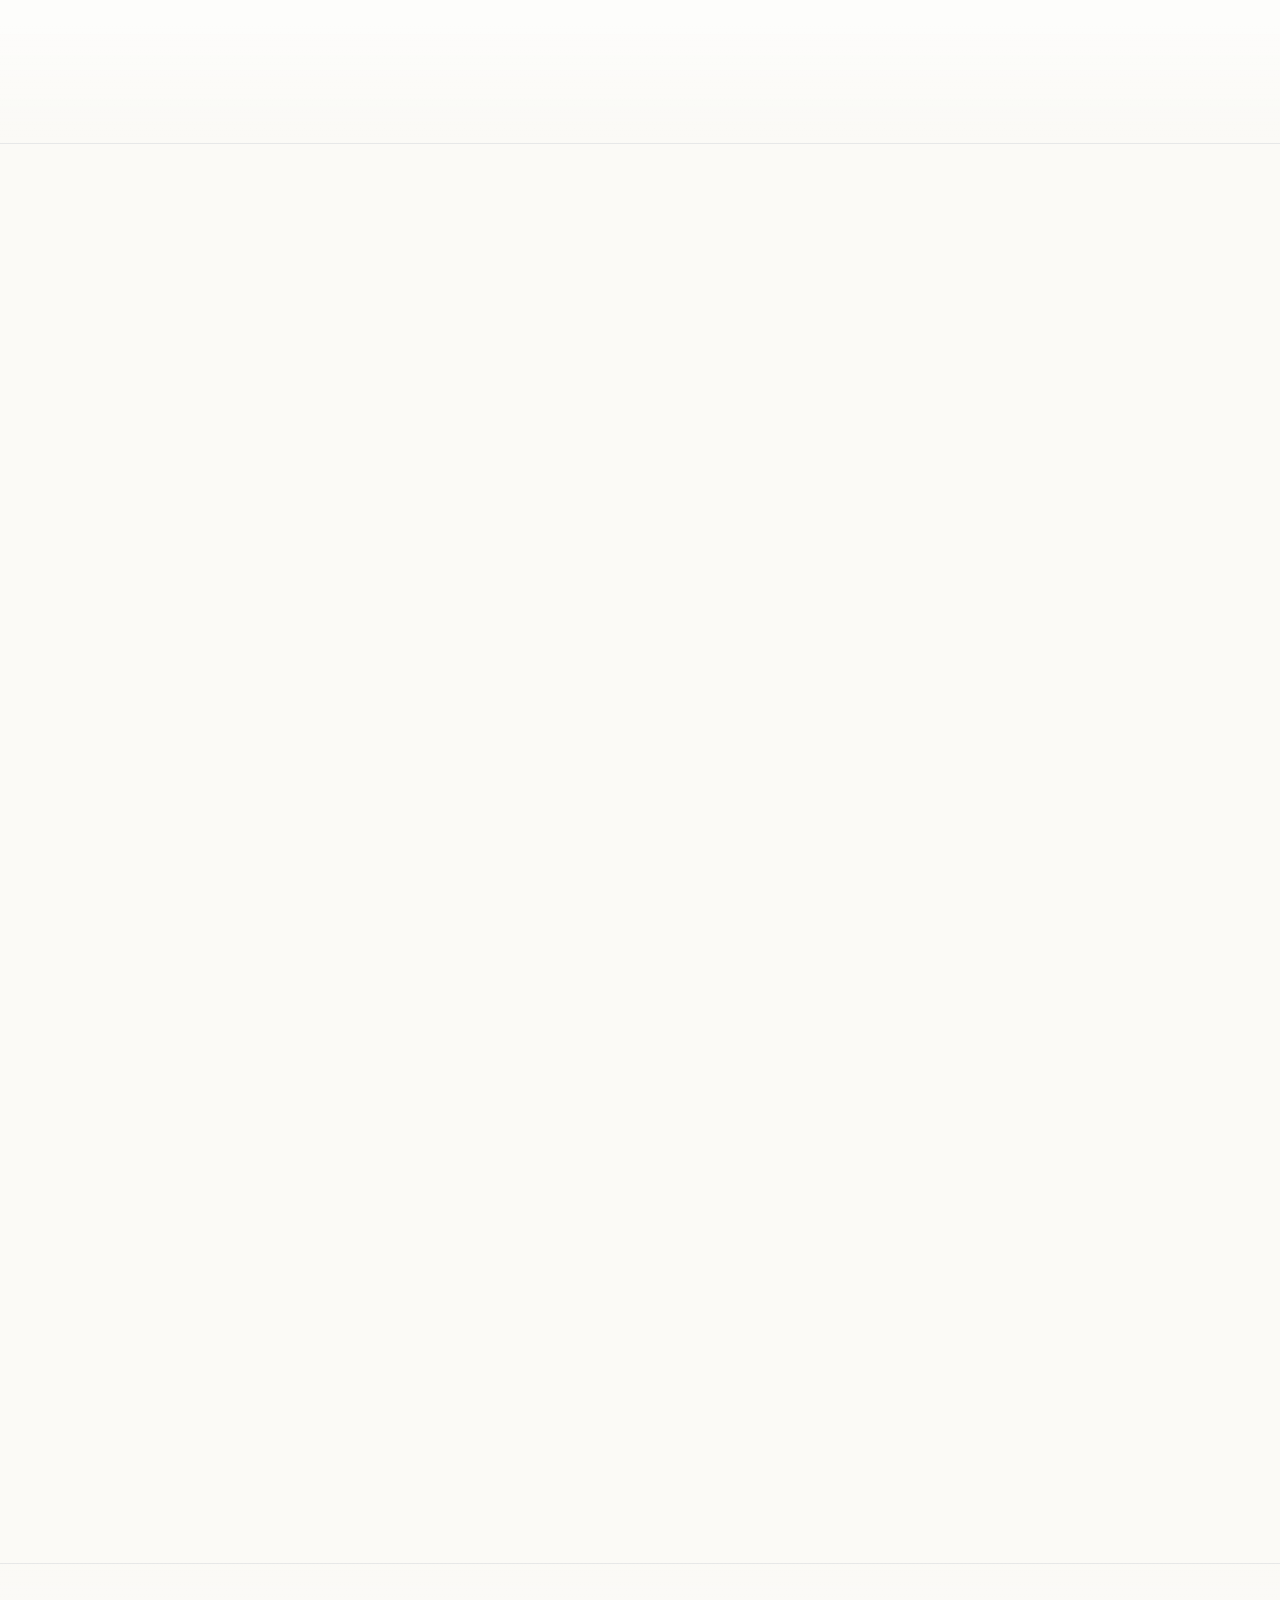
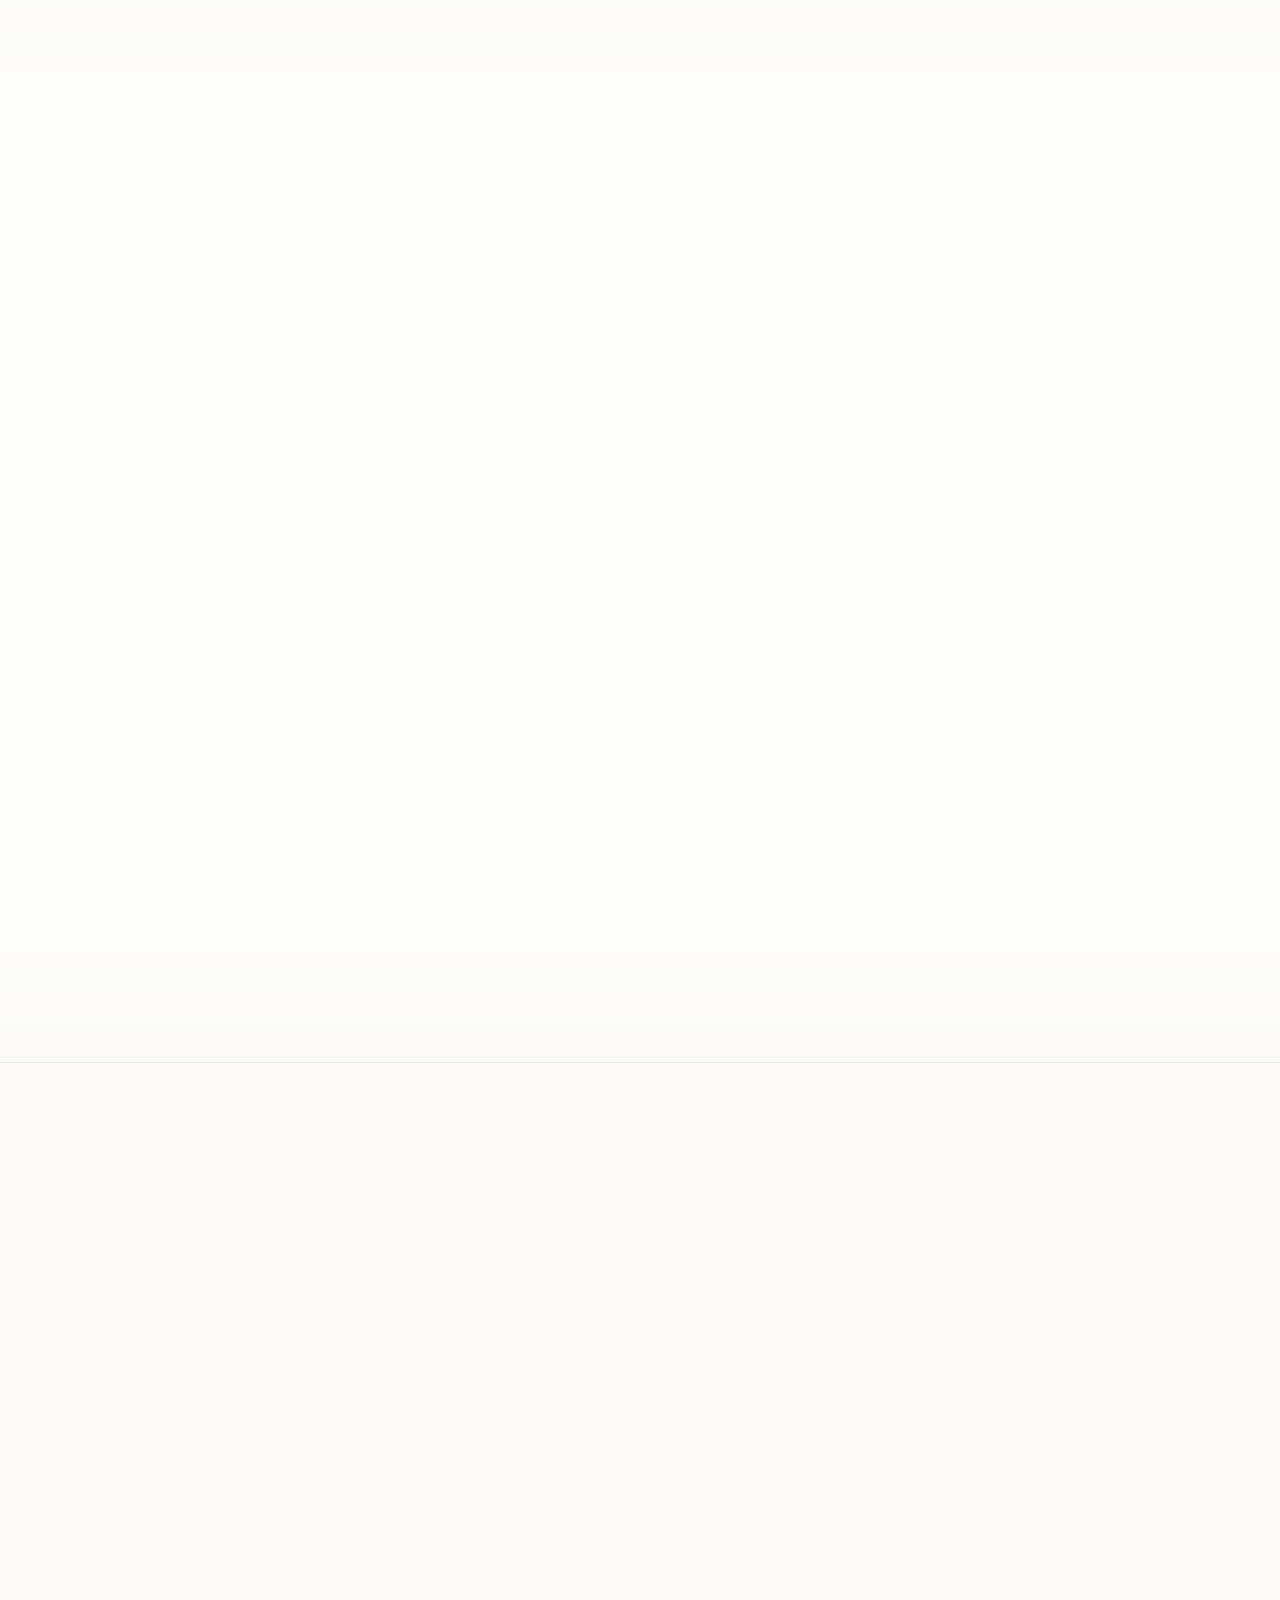
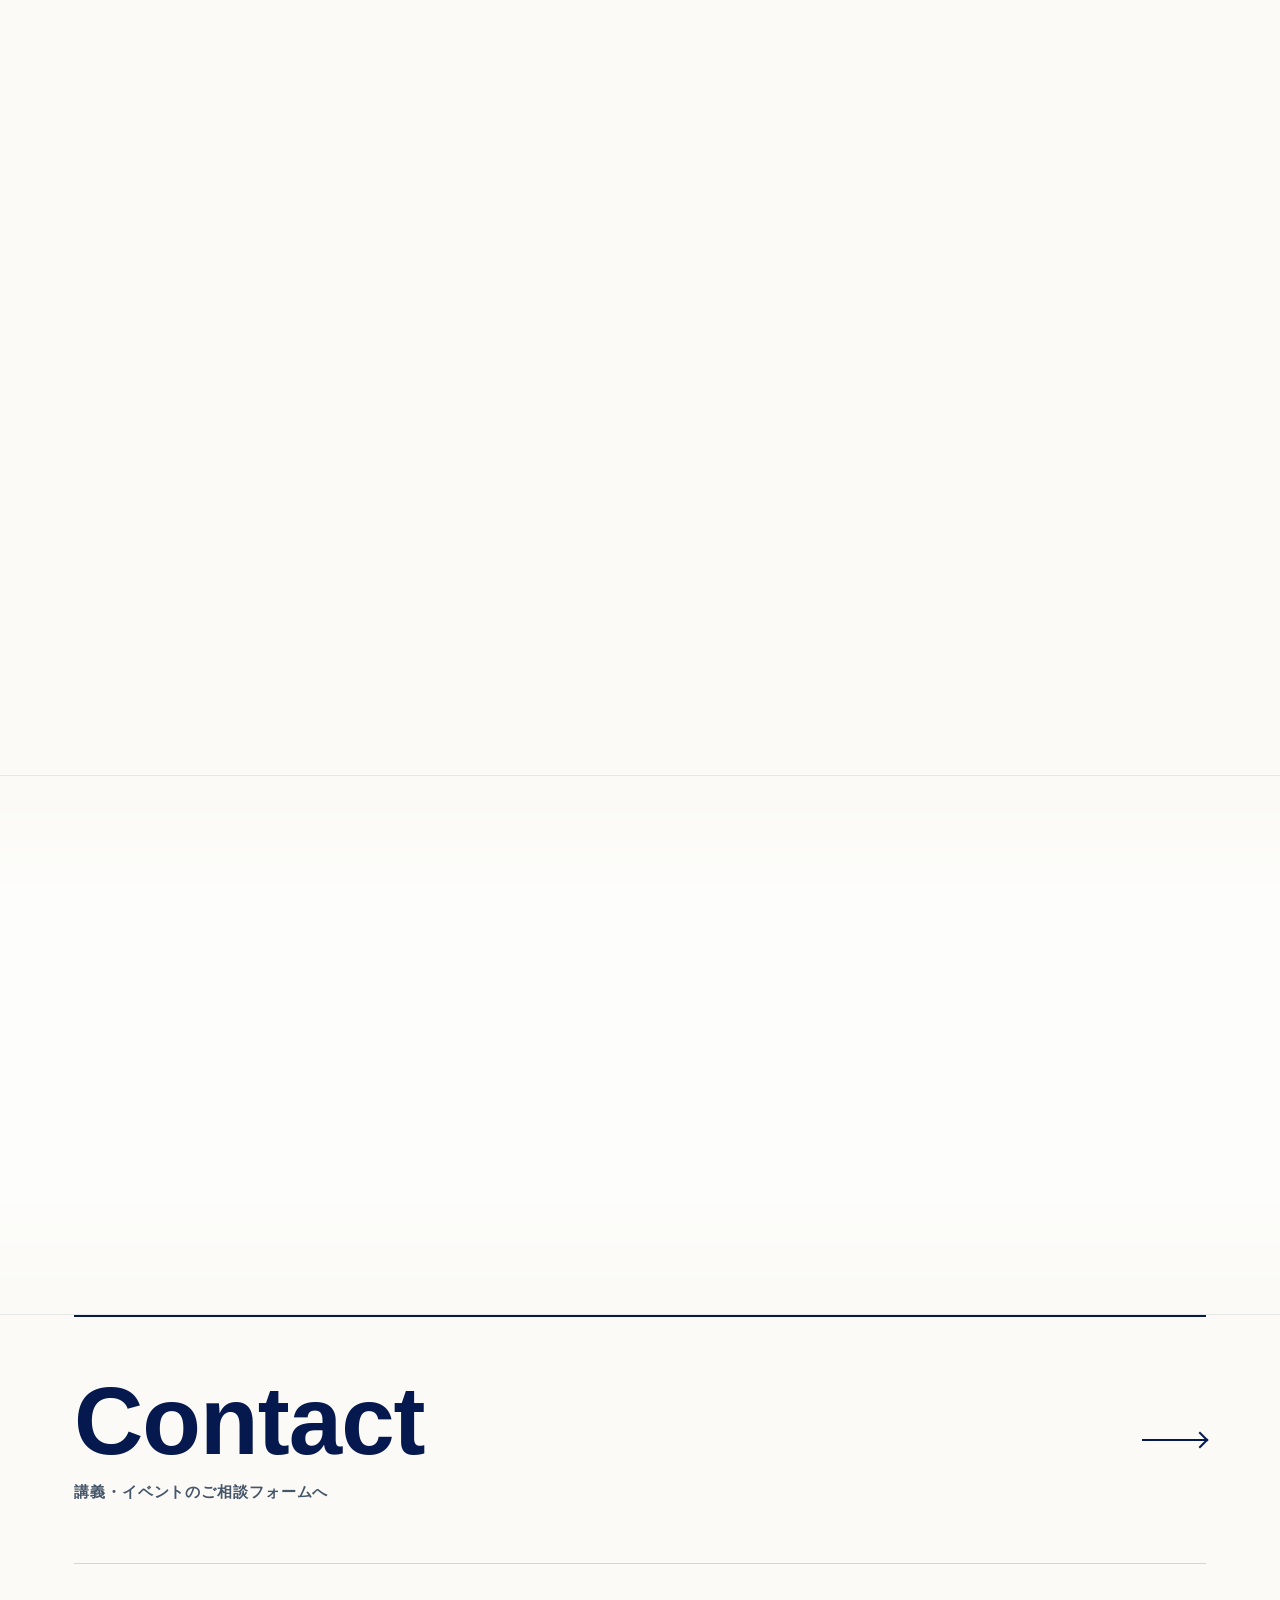
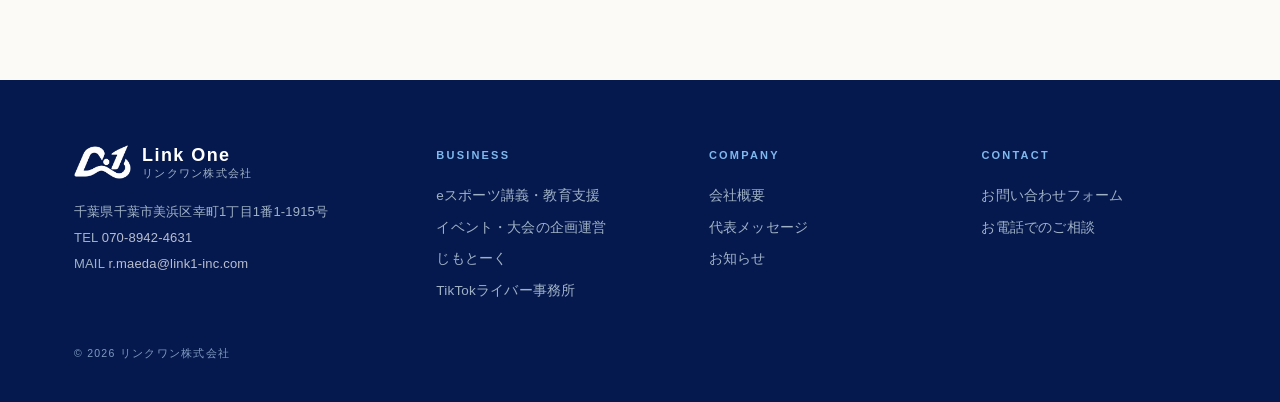
<file: service.html>
<!doctype html>
<html lang="ja" class="p-sub p-washi">
<head>
  <meta charset="utf-8">
  <meta http-equiv="Content-Security-Policy" content="default-src 'self'; script-src 'self' 'sha256-riitXBKGtl5y5ccA7GF6ccqJuwEVP5tm8j0ff/fbw9U='; style-src 'self' https://fonts.googleapis.com; font-src https://fonts.gstatic.com; img-src 'self' data:; connect-src 'none'; object-src 'none'; base-uri 'self'; form-action 'self' mailto:; upgrade-insecure-requests">
  <meta name="referrer" content="strict-origin-when-cross-origin">
  <link rel="preconnect" href="https://fonts.googleapis.com">
  <link rel="preconnect" href="https://fonts.gstatic.com" crossorigin>
  <meta name="viewport" content="width=device-width,initial-scale=1,viewport-fit=cover">
  <meta name="description" content="eスポーツの講義・教育支援、大会・イベントの企画運営、マッチングアプリ「じもとーく」（開発中）、TikTokライバー事務所（企画中）。リンクワン株式会社の事業内容です。">
  <title>事業内容 | リンクワン株式会社</title>
  <link rel="stylesheet" href="https://fonts.googleapis.com/css2?family=Outfit:wght@500;600;700&family=M+PLUS+Rounded+1c:wght@400;500;700;800&display=swap">
  <meta name="robots" content="noindex,nofollow">
  <link rel="icon" href="img/favicon-32.png" sizes="32x32">
  <link rel="apple-touch-icon" href="img/favicon-180.png">
  <link rel="stylesheet" href="site.css?v=202611260100">
  <script>document.documentElement.className += " js";</script>
</head>
<body id="top" class="theme-service">
  <a class="skip" href="#main">本文へスキップ</a>
  <header class="site-head">
    <div class="wrap">
      <a class="brand" href="index.html">
        <span class="brand__mark" aria-hidden="true"></span>
        <span class="brand__name"><b>Link One</b><small>リンクワン株式会社</small></span>
      </a>
      <button class="nav-toggle" type="button" aria-expanded="false" aria-controls="gnav" aria-label="メニューを開く"><i aria-hidden="true"></i><span>MENU</span></button>
      <nav class="site-nav" id="gnav" aria-label="メインメニュー">
        <a href="index.html"><span class="jp">ホーム</span><span class="en">HOME</span></a>
        <a href="news.html"><span class="jp">お知らせ</span><span class="en">NEWS</span></a>
        <a href="service.html" aria-current="page"><span class="jp">事業内容</span><span class="en">BUSINESS</span></a>
        <a href="company.html"><span class="jp">会社概要</span><span class="en">COMPANY</span></a>
        <a href="contact.html"><span class="jp">お問い合わせ</span><span class="en">CONTACT</span></a>
      </nav>
    </div>
  </header>

  <main id="main">
    <div class="page-head">
      <svg class="h-kv__wave ph-wave" viewBox="0 0 1200 400" preserveAspectRatio="none" aria-hidden="true" focusable="false">
        <path d="M0 360 C 260 250, 420 250, 600 320 S 940 400, 1200 280" fill="none" stroke="#00B8F0" stroke-opacity=".5" stroke-width="2" stroke-linecap="round" pathLength="1"/>
        <path class="h-kv__wave2" d="M0 300 C 240 380, 470 210, 640 270 S 980 360, 1200 200" fill="none" stroke="#FFFFFF" stroke-width="1" stroke-linecap="round" pathLength="1"/>
        <path class="h-kv__wave3" d="M0 390 C 300 330, 520 380, 720 340 S 1020 250, 1200 330" fill="none" stroke="#E2B65A" stroke-width="1.5" stroke-linecap="round" pathLength="1"/>
        <path class="h-kv__pulse h-kv__pulse1" d="M0 360 C 260 250, 420 250, 600 320 S 940 400, 1200 280" fill="none" stroke-linecap="round" pathLength="1"/>
        <path class="h-kv__pulse h-kv__pulse2" d="M0 300 C 240 380, 470 210, 640 270 S 980 360, 1200 200" fill="none" stroke-linecap="round" pathLength="1"/>
        <path class="h-kv__pulse h-kv__pulse3" d="M0 390 C 300 330, 520 380, 720 340 S 1020 250, 1200 330" fill="none" stroke-linecap="round" pathLength="1"/>
        </svg>
      <div class="wrap">
        <p class="eyebrow">Business</p>
        <h1>事業内容</h1>
        <p class="lede">eスポーツの講義とイベント運営を中心に、マッチングアプリ「じもとーく」、TikTokライバー事務所の4つの事業を行っています。</p>
      </div>
    </div>
    <nav class="crumb" aria-label="パンくずリスト">
      <div class="wrap"><a href="index.html">ホーム</a><span>›</span><span>事業内容</span></div>
    </nav>

    <nav class="svc-tabs" aria-label="事業の一覧">
      <div class="svc-tabs__inner">
        <a href="#lecture">講義・教育</a>
        <a href="#event">イベント</a>
        <a href="#jimotalk">じもとーく</a>
        <a href="#liver">ライバー</a>
        <a href="#price">費用</a>
      </div>
    </nav>

    <section class="sec-white sec-intro">
      <div class="wrap">
        <p class="lede">目的の整理から当日の運営、終わったあとの振り返りまで、まとめてお引き受けします。</p>
        <nav class="biz-index" aria-label="事業の一覧">
          <a href="#lecture"><span class="bi-name">eスポーツ講義・教育支援</span><span class="bi-desc">キャリア講演・実技コーチング・自己分析ワーク</span></a>
          <a href="#event"><span class="bi-name">イベント・大会の企画設計と運営</span><span class="bi-desc">校内大会・交流戦から企業イベントまで、企画と当日の運営</span></a>
          <a href="#jimotalk"><span class="bi-name">じもとーく<em class="badge-soon">開発中</em></span><span class="bi-desc">近くの人とすぐ話せるマッチングアプリ</span></a>
          <a href="#liver"><span class="bi-name">TikTokライバー事務所<em class="badge-soon">企画中</em></span><span class="bi-desc">TikTok LIVEで活動するライバーのマネジメント</span></a>
        </nav>
      </div>
    </section>

    <section class="sec-tint" id="lecture" data-no="01">
      <div class="wrap">
        <div class="sec-head">
          <span class="sec-no" aria-hidden="true">01</span>
          <p class="sec-en">Lecture</p>
          <h2>eスポーツ講義・教育支援</h2>
          <p class="sub">競技で身につけた力を、進学・就職・仕事にどう生かすか。そこまで一緒に考える講義です。</p>
        </div>
        <details class="biz-more" open>
          <summary><span class="biz-more__open">講義の内容を見る</span><span class="biz-more__close">閉じる</span></summary>
          <div class="svc">
            <article>
              <span class="en">For Students</span>
              <h3>生徒向けプログラム</h3>
              <p>高校・専門学校の生徒向け。単発の講演から、年間を通した継続プログラムまで対応します。</p>
              <ul>
                <li><b>キャリア講演</b><span>業界の現状、プロ以外の職種、学生起業</span></li>
                <li><b>実技・コーチング</b><span>プレイ分析、課題発見、練習メニュー設計</span></li>
                <li><b>自己分析ワーク</b><span>ゲームでの役割を、社会で使える力に置き換える</span></li>
                <li><b>実践ワーク</b><span>企業理解から企画・提案・発表まで</span></li>
              </ul>
            </article>
            <article>
              <span class="en">For Schools</span>
              <h3>学校・企業向けの企画支援</h3>
              <p>授業や部活動、企業との連携企画を一緒に設計します。</p>
              <ul>
                <li><b>発信講座</b><span>SNSでの発信を仕事につなげる方法</span></li>
                <li><b>企業連携企画</b><span>スポンサー・企業案件の仕組みづくり</span></li>
                <li><b>大会・イベント</b><span>生徒参加型の運営体験、他校との交流戦</span></li>
                <li>保護者向けの説明</li>
              </ul>
            </article>
          </div>

          <h3 class="sub-h">プログラム例（2日間）</h3>
          <div class="svc svc--program">
            <article>
              <span class="en">Day 1</span>
              <h3>eスポーツ × 起業 × キャリア</h3>
              <ul>
                <li>eスポーツ業界の現状と今後</li>
                <li>プロになるまでの道のりと、なった後のキャリア</li>
                <li>プロ以外の職種（コーチ、アナリスト、SNS、営業ほか）</li>
                <li>実践ワーク「スポンサーをつけるなら？」</li>
              </ul>
            </article>
            <article>
              <span class="en">Day 2</span>
              <h3>eスポーツ × 競技力 × 成長</h3>
              <ul>
                <li>プレイ分析・リプレイ分析</li>
                <li>個人ごとの課題発見</li>
                <li>練習メニュー・目標設定の作り方</li>
                <li>試合中の判断力、チーム内の役割分担</li>
              </ul>
            </article>
          </div>

          <h3 class="sub-h">経験を「社会で使える力」に置き換える</h3>
          <dl class="skill-map">
            <div><dt>チームで戦う</dt><dd>協調性・コミュニケーション</dd></div>
            <div><dt>練習・大会に向けて努力する</dt><dd>継続力・目標達成力</dd></div>
            <div><dt>プレイを分析する</dt><dd>課題発見・改善力</dd></div>
            <div><dt>SNSで発信する</dt><dd>発信力・マーケティング</dd></div>
            <div><dt>企業と関わる</dt><dd>社会人基礎・提案力</dd></div>
          </dl>
          <p class="lede skill-note">Fortnite・VALORANTなど、部活動の環境や生徒の構成に合わせてタイトルを選びます。案件に応じて、プロ経験者などの登壇者も手配できます。</p>

          <h3 class="sub-h">登壇実績</h3>
          <ul class="rec">
            <li>
              <span class="rec-when">2027.01.08（予定）</span>
              <h4>河原デザイン・アート専門学校での授業</h4>
            </li>
            <li>
              <span class="rec-when">2026.10.23</span>
              <h4>専門学校岡山ビジネスカレッジでの授業</h4>
            </li>
            <li>
              <span class="rec-when">2026.09.24</span>
              <h4>専門学校でのeスポーツキャリア授業</h4>
              <p>「eスポーツで学んだことは、この先どこで使えるのか」をテーマに、社会マナー・営業力・起業・進学の4つの観点から話しました。</p>
            </li>
            <li>
              <span class="rec-when">2026.09.14</span>
              <h4>KBCC鹿児島ビジネス公務員専門学校での授業</h4>
            </li>
            <li>
              <h4>TSUNABeeeeee！esports高等学院　オープンスクールでの講演</h4>
              <p>eスポーツに関心のある中学生・保護者の方に向けて、業界の仕組みと進路の選択肢についてお話ししました。</p>
            </li>
          </ul>
        </details>
      </div>
    </section>

    <section class="sec-white" id="event" data-no="02">
      <div class="wrap">
        <div class="sec-head">
          <span class="sec-no" aria-hidden="true">02</span>
          <p class="sec-en">Event</p>
          <h2>イベント・大会の企画設計と運営</h2>
          <p class="sub">校内大会や他校との交流戦から、企業のイベントまで。企画から当日の進行・配信まで、まとめてお手伝いします。</p>
        </div>
        <details class="biz-more" open>
          <summary><span class="biz-more__open">運営の内容を見る</span><span class="biz-more__close">閉じる</span></summary>
          <div class="svc">
            <article>
              <span class="en">Plan</span>
              <h3>企画</h3>
              <p>どんな大会にするか、最初に一緒に決めます。</p>
              <ul>
                <li>ゲームタイトルと対戦形式</li>
                <li>ルール・大会要項づくり</li>
                <li>参加者の募集方法</li>
                <li>予算とスケジュール</li>
              </ul>
            </article>
            <article>
              <span class="en">On the day</span>
              <h3>当日の運営</h3>
              <p>当日は私たちも会場に入ります。</p>
              <ul>
                <li>受付・進行・審判</li>
                <li>配信・実況</li>
                <li>機材トラブルや進行の遅れへの対応</li>
              </ul>
            </article>
            <article>
              <span class="en">Examples</span>
              <h3>開催できるイベントの例</h3>
              <ul>
                <li>校内大会・他校との交流戦</li>
                <li>招待制の大会</li>
                <li>生徒が運営側を体験する大会</li>
                <li>プロ経験者のゲスト登壇・トークショー</li>
              </ul>
            </article>
            <article>
              <span class="en">After</span>
              <h3>終わったあと</h3>
              <ul>
                <li>結果と写真の整理</li>
                <li>参加者アンケートの集計</li>
                <li>次回に向けた振り返り</li>
              </ul>
            </article>
          </div>

          <h3 class="sub-h">開催予定</h3>
          <ul class="rec">
            <li>
              <span class="rec-when">2026.12.13 SUN  10:00-16:00</span>
              <h4>OKAYAMA HIGH SCHOOL ESPORTS CUP 2026 LEVEL UP DAY</h4>
              <p>中学生・高校生向けのイベント。フォートナイト リロードの大会に加えて、元プロゲーマーのトークやデバイスの体験コーナーがあります。</p>
              <dl>
                <dt>会場</dt><dd>専門学校岡山ビジネスカレッジ 岡山駅西口キャンパス（岡山駅から徒歩3分）</dd>
                <dt>主催</dt><dd>専門学校岡山ビジネスカレッジ eスポーツビジネス学科</dd>
                <dt>共同開催</dt><dd>リンクワン株式会社</dd>
                <dt>対象</dt><dd>中学生・高校生（保護者の方も参加可）／大会参加は先着40名・見学と体験は無料</dd>
              </dl>
              <a class="more" href="https://obceevents.com/levelupday/" target="_blank" rel="noopener noreferrer">イベント公式サイト</a>
            </li>
          </ul>
        </details>
      </div>
    </section>

    <section class="sec-tint" id="jimotalk" data-no="03">
      <div class="wrap">
        <div class="sec-head">
          <span class="sec-no" aria-hidden="true">03</span>
          <p class="sec-en">App</p>
          <h2>じもとーく</h2>
          <p class="sub">近くにいる「今ヒマな人」と、すぐにつながって話せるマッチングアプリを開発しています。</p>
        </div>
        <div class="jt-show">
          <div class="jt-show__txt">
            <p class="jt-show__label">開発中のアプリ画面</p>
            <p class="jt-show__catch">今ヒマな人と、<br>すぐ話せる。</p>
            <p>ボタンを押すだけで、待っている人とその場でつながり、チャットを始められます。</p>
            <ul class="jt-show__list">
              <li>近くの人を、距離や最近のログインで探せる</li>
              <li>マッチした相手とすぐにチャット</li>
              <li>近くのイベントを探す・立てる</li>
            </ul>
          </div>
          <div class="jt-phones" role="group" aria-label="じもとーくの開発中の画面">
            <figure class="jt-phone jt-phone--1"><span class="jt-phone__island" aria-hidden="true"></span><span class="jt-phone__keys" aria-hidden="true"></span><img src="img/jimotalk/jt-search.png" width="430" height="900" alt="近くの人を探す画面。性別・距離・並び順で絞り込める" loading="lazy" decoding="async"></figure>
            <figure class="jt-phone jt-phone--2"><span class="jt-phone__island" aria-hidden="true"></span><span class="jt-phone__keys" aria-hidden="true"></span><img src="img/jimotalk/jt-top.png" width="430" height="900" alt="じもとーくのトップ画面。「今ヒマな人と、すぐ話せる。」" loading="lazy" decoding="async"></figure>
            <figure class="jt-phone jt-phone--3"><span class="jt-phone__island" aria-hidden="true"></span><span class="jt-phone__keys" aria-hidden="true"></span><img src="img/jimotalk/jt-chat.png" width="430" height="900" alt="マッチした相手とのチャット画面" loading="lazy" decoding="async"></figure>
          </div>
        </div>
        <div class="notice">
          <strong>じもとーくは現在開発中です。</strong>掲載の画面は、公開時に変わる場合があります。開始時期が決まりしだい、このページでお知らせします。
        </div>
      </div>
    </section>

    <section class="sec-white" id="liver" data-no="04">
      <div class="wrap">
        <div class="sec-head">
          <span class="sec-no" aria-hidden="true">04</span>
          <p class="sec-en">Media</p>
          <h2>TikTokライバー事務所</h2>
          <p class="sub">TikTok LIVEで配信するライバーの事務所を準備しています。始め方から収益のことまで、ひとりで悩まずに相談できる場所にします。</p>
        </div>

        <div class="notice">
          <strong>現在企画中です。</strong>内容は準備中です。開始時期が決まりしだいお知らせします。
        </div>
        <details class="biz-more" open>
          <summary><span class="biz-more__open">準備中の内容を見る</span><span class="biz-more__close">閉じる</span></summary>
          <div class="svc">
            <article>
              <span class="en">Start</span>
              <h3>はじめての方に</h3>
              <ul>
                <li>アカウントの開設・初期設定</li>
                <li>最初の配信までの手順</li>
                <li>顔出しの有無など、活動スタイルの相談</li>
                <li>学校・仕事と両立できる配信ペース</li>
              </ul>
            </article>
            <article>
              <span class="en">Live</span>
              <h3>配信の中身</h3>
              <ul>
                <li>どんなキャラクター・テーマで配信するか</li>
                <li>配信する時間帯と回数</li>
                <li>配信企画のアイデア出し</li>
                <li>機材や配信環境のアドバイス</li>
              </ul>
            </article>
            <article>
              <span class="en">Grow</span>
              <h3>続けていくために</h3>
              <ul>
                <li>コメントへの返し方、ファンとの関わり方</li>
                <li>ショート動画との組み合わせ</li>
                <li>TikTok内のイベントへの参加</li>
                <li>定期的な振り返り</li>
              </ul>
            </article>
            <article>
              <span class="en">Support</span>
              <h3>お金と困りごと</h3>
              <ul>
                <li>収益のしくみの説明</li>
                <li>トラブルがあったときの相談</li>
                <li>企業案件・コラボの紹介</li>
              </ul>
            </article>
          </div>
        </details>
      </div>
    </section>

    <section class="sec-tint" id="price">
      <div class="wrap">
        <div class="sec-head">
          <p class="sec-en">Price</p>
          <h2>費用の考え方</h2>
          <p class="sub">講義・イベントの費用は、内容・規模・会場によって変わります。</p>
        </div>
        <p class="lede">お話をうかがってから、個別にお見積りします（お見積りは無料）。交通費や機材費がかかる場合は、見積書に書いてお伝えします。</p>
      </div>
    </section>

    <section class="page-cta">
      <div class="wrap">
        <a class="page-cta__link" href="contact.html">
          <span class="page-cta__en">Contact</span>
          <span class="page-cta__jp">講義・イベントのご相談フォームへ</span>
          <span class="page-cta__arrow" aria-hidden="true"></span>
        </a>
      </div>
    </section>
  </main>

  <footer class="site-foot">
    <div class="wrap">
      <div class="foot-grid">
        <div>
          <a class="brand" href="index.html">
            <span class="brand__mark" aria-hidden="true"></span>
            <span class="brand__name"><b>Link One</b><small>リンクワン株式会社</small></span>
          </a>
          <address class="foot-addr">
            千葉県千葉市美浜区幸町1丁目1番1-1915号<br>
            TEL <a href="tel:07089424631">070-8942-4631</a><br>
            MAIL <a href="mailto:r.maeda@link1-inc.com">r.maeda@link1-inc.com</a>
          </address>
        </div>
        <nav class="foot-col" aria-label="事業内容">
          <h3>Business</h3>
          <a href="service.html#lecture">eスポーツ講義・教育支援</a>
          <a href="service.html#event">イベント・大会の企画運営</a>
          <a href="service.html#jimotalk">じもとーく</a>
          <a href="service.html#liver">TikTokライバー事務所</a>
        </nav>
        <nav class="foot-col" aria-label="会社情報">
          <h3>Company</h3>
          <a href="company.html">会社概要</a>
          <a href="company.html#message">代表メッセージ</a>
          <a href="news.html">お知らせ</a>
        </nav>
        <nav class="foot-col" aria-label="お問い合わせ">
          <h3>Contact</h3>
          <a href="contact.html">お問い合わせフォーム</a>
          <a href="tel:07089424631">お電話でのご相談</a>
        </nav>
      </div>
      <p class="copy">© 2026 リンクワン株式会社</p>
    </div>
  </footer>

  <a class="pagetop" href="#top" aria-label="ページ上部へ戻る"></a>
  <script src="app.js?v=202611260100" defer></script>
</body>
</html>
</file>
<file: site.css>
/*
 * リンクワン株式会社 コーポレートサイト
 *
 * ページごとのスタイルは <html> のクラスで切り替える
 *   p-top   … トップページ
 *   p-sub   … 下層ページ（事業内容・会社概要・お問い合わせ・404）
 *   p-washi … 和紙の背景（404以外）
 * :where() で囲んだクラスは詳細度0なので、記述順どおりに優先される
 */
/* ==========================================================
   変数
   ========================================================== */
:root {
  --white: #FFFFFF;
  --tint: #F2F5F8;
  --tint-2: #E7EDF3;
  --navy: #06194F;
  --navy-2: #123A86;
  --blue: #0B72D8;
  --blue-bright: #008AF5;
  --blue-lite: #E8F2FD;
  --line: #DCE3EA;
  --line-2: #BFC9D4;
  --fg: #16222E;
  --fg-dim: #5A6A79;
  --on-navy: #E6EDF4;
  --on-navy-dim: #9FB2C5;
  --alert: #C0392B;
  --maxw: 1180px;
  --f-lat: "Outfit","M PLUS Rounded 1c","Hiragino Kaku Gothic ProN",sans-serif;
  --f-jp: "M PLUS Rounded 1c","Hiragino Kaku Gothic ProN","BIZ UDPGothic",sans-serif;
  --gold: #C9A24B;
  --gold-bright: #E3BC5C;
  --cyan: #00B8F0;
  --grad: linear-gradient(125deg,#06194F 0%,#0A2C9E 48%,#0B72D8 78%,#00B8F0 100%);
}

/* ==========================================================
   基本（リセット・ヘッダー・フッター・共通部品）
   ========================================================== */
*,
*::before,
*::after {
  box-sizing: border-box;
}

body {
  margin: 0;
  background: var(--white);
  color: var(--fg);
  font-family: var(--f-jp);
  letter-spacing: .012em;
}

img {
  max-width: 100%;
  height: auto;
  display: block;
}

a {
  color: inherit;
}

@media (prefers-reduced-motion: reduce) {
  * {
    animation: none !important;
    transition: none !important;
  }
}

.wrap {
  width: 100%;
  max-width: var(--maxw);
  margin-inline: auto;
  padding-inline: 24px;
}

@media(max-width: 600px) {
  .wrap {
    padding-inline: 18px;
  }
}

.site-head {
  position: sticky;
  top: env(safe-area-inset-top,0px);
  z-index: 50;
}

.site-head .wrap {
  display: flex;
  flex-wrap: wrap;
  align-items: center;
  gap: 12px 24px;
}

.brand {
  display: flex;
  align-items: center;
  gap: 11px;
  text-decoration: none;
  margin-right: auto;
}

.brand__mark {
  display: block;
  flex: none;
  width: 57px;
  height: 34px;
  background: url("img/logo-mark.png") left center / contain no-repeat;
}

@media(max-width: 600px) {
  .brand__mark {
    width: 48px;
    height: 29px;
  }
}

.brand__name {
  display: flex;
  flex-direction: column;
  line-height: 1.3;
}

.brand__name b {
  font-family: var(--f-lat);
  font-weight: 700;
  font-size: 18px;
  letter-spacing: .08em;
  color: var(--navy);
}

.brand__name small {
  font-size: 10.5px;
  color: var(--fg-dim);
  letter-spacing: .12em;
}

.site-nav {
  display: flex;
  flex-wrap: wrap;
  align-items: center;
}

.site-nav a {
  text-decoration: none;
  font-weight: 500;
  color: var(--fg);
}

.site-nav a:hover {
  color: var(--blue);
}

.crumb {
  border-bottom: 1px solid var(--line);
  background: var(--white);
}

.crumb .wrap {
  display: flex;
  flex-wrap: wrap;
  gap: 8px;
  padding-block: 12px;
  font-size: 12.5px;
  color: var(--fg-dim);
}

.crumb a {
  text-decoration: none;
  color: var(--blue);
}

.crumb a:hover {
  text-decoration: underline;
}

.eyebrow {
  margin: 0 0 14px;
  font-family: var(--f-lat);
  font-weight: 600;
  font-size: 11.5px;
  letter-spacing: .24em;
  text-transform: uppercase;
  color: var(--blue);
}

.sec-head {
  flex-direction: column;
}

.sec-head h2 {
  margin: 0;
  text-wrap: balance;
}

.lede {
  color: var(--fg-dim);
}

.sec-tint {
  background: var(--tint);
}

.sec-white {
  background: var(--white);
}

.page-head {
  background: var(--navy);
  color: var(--white);
  padding-block: clamp(44px,6vw,72px);
  position: relative;
  overflow: hidden;
}

.page-head::after {
  content: "";
  position: absolute;
  right: -6%;
  top: -40%;
  width: 46%;
  height: 180%;
  background: linear-gradient(135deg,rgba(0,138,245,.60),rgba(14,111,184,0));
  transform: skewX(-12deg);
  pointer-events: none;
}

.page-head .wrap {
  position: relative;
}

.page-head h1 {
  margin: 0;
  font-size: clamp(26px,4.4vw,40px);
  font-weight: 700;
  line-height: 1.5;
}

.page-head .lede {
  color: var(--on-navy-dim);
  margin: 18px 0 0;
  font-size: 15.5px;
}

.cta-row {
  display: flex;
  flex-wrap: wrap;
  gap: 12px;
  margin-top: 32px;
}

.btn {
  display: inline-flex;
  align-items: center;
  gap: 10px;
  padding: 15px 28px;
  text-decoration: none;
  font-weight: 700;
  font-size: 14.5px;
  letter-spacing: .04em;
  border: 1px solid var(--navy);
}

.btn-main {
  background: var(--navy);
  color: var(--white);
}

.btn-main:hover {
  background: var(--blue);
  border-color: var(--blue);
}

.btn-ghost {
  color: var(--navy);
  background: var(--white);
}

.btn-ghost:hover {
  background: var(--blue-lite);
}

.svc .en {
  display: block;
  font-family: var(--f-lat);
  font-size: 11px;
  letter-spacing: .2em;
  color: var(--blue);
  font-weight: 600;
  margin-bottom: 12px;
}

.svc h3 {
  font-weight: 700;
  line-height: 1.6;
  color: var(--navy);
}

.svc p {
  margin: 0 0 16px;
  color: var(--fg-dim);
}

.svc ul {
  flex-direction: column;
}

.svc li {
  padding-left: 17px;
  position: relative;
  line-height: 1.8;
}

.svc li::before {
  content: "";
  position: absolute;
  left: 0;
}

.contact-grid {
  display: grid;
  gap: 36px;
}

@media(min-width: 860px) {
  .contact-grid {
    grid-template-columns: 1.05fr .95fr;
    gap: 56px;
  }
}

.field {
  display: flex;
  flex-direction: column;
  gap: 7px;
  margin-bottom: 18px;
}

.field label {
  font-size: 13px;
  font-weight: 700;
  letter-spacing: .04em;
  color: var(--navy);
}

.field .req {
  color: var(--alert);
  font-size: 11px;
  margin-left: 5px;
}

.field input,
.field textarea,
.field select {
  font-family: var(--f-jp);
  font-size: 15px;
  padding: 13px 14px;
  border: 1px solid var(--line-2);
  background: var(--white);
  color: var(--fg);
  border-radius: 0;
}

.field textarea {
  min-height: 150px;
  resize: vertical;
}

.site-foot {
  background: var(--navy);
  color: var(--on-navy);
}

.foot-grid {
  display: grid;
}

.site-foot .brand__mark {
  background-image: url("img/logo-mark-white.png");
}

.site-foot .brand__name b {
  color: var(--white);
}

.site-foot .brand__name small {
  color: var(--on-navy-dim);
}

.foot-addr {
  margin: 18px 0 0;
  color: var(--on-navy-dim);
  line-height: 2;
  font-style: normal;
  font-size: 13px;
}

.foot-col {
  display: flex;
  flex-direction: column;
  gap: 9px;
}

.foot-col h3 {
  margin: 0 0 6px;
  font-family: var(--f-lat);
  font-size: 11px;
  letter-spacing: .2em;
  font-weight: 600;
  text-transform: uppercase;
}

.foot-col a {
  color: var(--on-navy-dim);
  font-size: 13.5px;
  line-height: 1.7;
}

.copy {
  margin: 44px 0 0;
  font-family: var(--f-lat);
}

html {
  -webkit-text-size-adjust: 100%;
  scroll-behavior: smooth;
}

[id] {
  scroll-margin-top: 96px;
}

@media (prefers-reduced-motion: reduce) {
  html {
    scroll-behavior: auto;
  }
}

.site-head {
  transition: box-shadow .35s ease,background-color .35s ease;
}

.site-head.is-stuck {
  box-shadow: 0 2px 16px rgba(6,25,79,.12);
}

.svc article {
  transition: background-color .3s ease,border-color .3s ease;
}

.pagetop {
  position: fixed;
  right: 18px;
  bottom: 18px;
  z-index: 60;
  width: 48px;
  height: 48px;
  display: grid;
  place-items: center;
  background: var(--navy);
  color: #FFFFFF;
  text-decoration: none;
  opacity: 0;
  visibility: hidden;
  transform: translateY(10px);
  transition: opacity .3s ease,transform .3s ease,visibility .3s,background-color .28s ease;
}

.pagetop.is-on {
  opacity: 1;
  visibility: visible;
  transform: none;
}

.pagetop:hover {
  background: var(--blue);
}

.pagetop::before {
  content: "";
  width: 11px;
  height: 11px;
  border-left: 2px solid #FFFFFF;
  border-top: 2px solid #FFFFFF;
  transform: rotate(45deg) translate(2px,2px);
}

@media(min-width: 1180px) {
  .pagetop {
    right: 24px;
  }
}

.js .kv-seq > * {
  opacity: 0;
  transform: translateY(14px);
  animation: kvIn .8s cubic-bezier(.22,.61,.36,1) forwards;
}

.js .kv-seq > *:nth-child(1) {
  animation-delay: .12s;
}

.js .kv-seq > *:nth-child(2) {
  animation-delay: .24s;
}

.js .kv-seq > *:nth-child(3) {
  animation-delay: .36s;
}

.js .kv-seq > *:nth-child(4) {
  animation-delay: .48s;
}

@keyframes kvIn {
  to {
    opacity: 1;
    transform: none;
  }
}

@media (prefers-reduced-motion: reduce) {
  .js .kv-seq > * {
    opacity: 1;
    transform: none;
    animation: none;
  }
}

.more {
  display: inline-flex;
  align-items: center;
  gap: 11px;
}

.more::after {
  content: "";
  width: 7px;
  height: 7px;
  flex: none;
  border-top: 1.5px solid currentColor;
  border-right: 1.5px solid currentColor;
  transform: rotate(45deg);
  transition: transform .3s ease;
}

.more:hover::after {
  transform: rotate(45deg) translate(2px,-2px);
}

.skip {
  position: absolute;
  left: 12px;
  top: -60px;
  z-index: 100;
  background: var(--navy);
  color: #FFFFFF;
  padding: 12px 18px;
  font-size: 13px;
  font-weight: 700;
  text-decoration: none;
  transition: top .2s ease;
}

.skip:focus {
  top: 12px;
}

.page-head :focus-visible,
.site-foot :focus-visible,
.pagetop:focus-visible {
  outline-color: #FFFFFF;
}

@media(max-width: 600px) {
  .site-head .wrap {
    gap: 0;
  }

  .brand {
    margin-right: auto;
  }

  .brand__name b {
    font-size: 16px;
  }

  .brand__name small {
    font-size: 9.5px;
  }

  .cta-row {
    gap: 10px;
    margin-top: 26px;
  }

  .cta-row .btn {
    width: 100%;
    justify-content: center;
    padding: 14px 20px;
  }

  .sec-head .sub {
    margin-top: 10px;
  }

  .page-head {
    padding-block: 36px 38px;
  }

  .page-head h1 {
    font-size: 25px;
  }

  .page-head .lede {
    font-size: 14px;
    margin-top: 14px;
  }

  .foot-grid > div:first-child {
    grid-column: 1 / -1;
  }

  .foot-col a {
    font-size: 13px;
  }

  .field input,
  .field textarea,
  .field select {
    font-size: 16px;
  }
}

@media(max-width: 360px) {
  .brand__name b {
    font-size: 15px;
  }
}

.site-head .wrap {
  padding-block: 18px;
}

.site-nav {
  gap: 4px;
}

.site-nav a {
  padding: 10px 16px;
  font-size: 14.5px;
}

.copy {
  margin-top: 40px;
  padding-top: 0;
  border-top: 0;
  color: #7E9ABF;
  font-size: 10.5px;
  letter-spacing: .12em;
}

.foot-grid {
  gap: 40px;
}

@media(min-width: 860px) {
  .foot-grid {
    grid-template-columns: 1.4fr 1fr 1fr 1fr;
    gap: 48px;
  }
}

.foot-col h3 {
  color: #7FB9EE;
  margin-bottom: 10px;
}

.site-foot {
  padding-block: 64px 38px;
}

@media(max-width: 600px) {
  .site-head .wrap {
    padding-block: 12px;
  }
}

.site-nav a[aria-current="page"] {
  box-shadow: none;
  color: var(--navy);
  font-weight: 700;
}

@media (prefers-reduced-motion: reduce) {
  .app .site-nav.is-open {
    animation: none;
  }
}

.foot-col a,
.foot-addr a {
  position: relative;
  display: inline-block;
  width: fit-content;
  text-decoration: none;
  border-bottom: 0;
  transition: color .25s ease,transform .3s cubic-bezier(.22,.61,.36,1),opacity .15s ease;
}

.foot-col a::after,
.foot-addr a::after {
  content: "";
  position: absolute;
  left: 0;
  bottom: -1px;
  width: 100%;
  height: 1px;
  background: currentColor;
  transform: scaleX(0);
  transform-origin: left center;
  transition: transform .32s cubic-bezier(.22,.61,.36,1);
}

.foot-col a:hover,
.foot-col a:focus-visible,
.foot-addr a:hover,
.foot-addr a:focus-visible {
  transform: translateX(5px);
}

.foot-col a:hover::after,
.foot-col a:focus-visible::after,
.foot-addr a:hover::after,
.foot-addr a:focus-visible::after {
  transform: scaleX(1);
}

.foot-col a:active,
.foot-addr a:active {
  transform: translateX(7px);
}

.foot-col a:active::after,
.foot-addr a:active::after {
  transform: scaleX(1);
}

.foot-addr a:hover {
  text-decoration: none;
}

@media (prefers-reduced-motion: reduce) {
  .foot-col a,
  .foot-addr a,
  .foot-col a::after,
  .foot-addr a::after {
    transition: none;
  }

  .foot-col a:hover,
  .foot-addr a:hover {
    transform: none;
  }
}

.nav-toggle {
  display: none;
}

.site-nav .en {
  display: none;
}

@media(max-width: 600px) {
  .site-head {
    z-index: 70;
  }

  .brand {
    position: relative;
    z-index: 65;
  }

  .nav-toggle {
    display: inline-flex;
    align-items: center;
    justify-content: center;
    width: 44px;
    height: 44px;
    margin-left: auto;
    margin-right: -10px;
    padding: 0;
    border: 0;
    background: none;
    cursor: pointer;
    position: relative;
    z-index: 71;
  }

  .nav-toggle span {
    display: none;
  }

  .nav-toggle i {
    display: block;
    width: 24px;
    height: 1.6px;
    background: var(--navy);
    position: relative;
    transition: background-color .2s ease;
  }

  .nav-toggle i::before,
  .nav-toggle i::after {
    content: "";
    position: absolute;
    right: 0;
    height: 1.6px;
    background: var(--navy);
    transition: transform .34s cubic-bezier(.22,.61,.36,1),width .3s cubic-bezier(.22,.61,.36,1),background-color .2s ease;
  }

  .nav-toggle i::before {
    top: -7px;
    width: 24px;
  }

  .nav-toggle i::after {
    top: 7px;
    width: 15px;
  }

  .nav-toggle.is-open i {
    background: transparent;
  }

  .nav-toggle.is-open i::before {
    transform: translateY(7px) rotate(45deg);
    background: var(--white);
  }

  .nav-toggle.is-open i::after {
    width: 24px;
    transform: translateY(-7px) rotate(-45deg);
    background: var(--white);
  }

  body.nav-open .site-head {
    background: transparent;
    border-bottom-color: transparent;
    box-shadow: none;
  }

  body.nav-open .site-head .brand__mark {
    background-image: url("img/logo-mark-white.png");
  }

  body.nav-open .site-head .brand__name b {
    color: var(--white);
  }

  body.nav-open .site-head .brand__name small {
    color: rgba(255,255,255,.62);
  }

  body.nav-open {
    overflow: hidden;
  }

  .app .site-nav {
    position: fixed;
    inset: 0;
    z-index: 60;
    display: flex;
    flex-direction: column;
    justify-content: flex-start;
    align-items: stretch;
    gap: 0;
    margin: 0;
    border: 0;
    background: var(--navy);
    padding: 88px 24px calc(34px + env(safe-area-inset-bottom,0px));
    opacity: 0;
    visibility: hidden;
    transform: translateY(-14px);
    transition: opacity .34s cubic-bezier(.22,.61,.36,1),transform .34s cubic-bezier(.22,.61,.36,1),visibility .34s;
    overflow-y: auto;
  }

  .app .site-nav.is-open {
    opacity: 1;
    visibility: visible;
    transform: none;
  }

  .site-nav a {
    display: flex;
    align-items: baseline;
    gap: 14px;
    padding: 20px 2px;
    color: var(--white);
    text-align: left;
    border-bottom: 1px solid rgba(255,255,255,.16);
    border-right: 0;
    opacity: 0;
    transform: translateY(10px);
  }

  .site-nav.is-open a {
    opacity: 1;
    transform: none;
  }

  .site-nav.is-open a:nth-child(1) {
    transition-delay: .10s;
  }

  .site-nav.is-open a:nth-child(2) {
    transition-delay: .17s;
  }

  .site-nav.is-open a:nth-child(3) {
    transition-delay: .24s;
  }

  .site-nav.is-open a:nth-child(4) {
    transition-delay: .31s;
  }

  .site-nav a[aria-current="page"] {
    box-shadow: none;
    font-weight: 400;
    color: var(--white);
  }

  .site-nav a[aria-current="page"] .jp {
    color: #8FCBF5;
  }

  .site-nav .jp {
    font-size: 22px;
    font-weight: 700;
    letter-spacing: .03em;
    line-height: 1.3;
  }

  .site-nav .en {
    display: block;
    font-family: var(--f-lat);
    font-size: 10px;
    font-weight: 600;
    letter-spacing: .2em;
    color: rgba(143,203,245,.75);
  }
}

@media (prefers-reduced-motion: reduce) {
  .app .site-nav,
  .site-nav a {
    transition: none !important;
  }

  .site-nav a {
    opacity: 1;
    transform: none;
  }
}

@media(max-width: 600px) {
  .foot-col {
    display: none;
  }

  .foot-grid {
    grid-template-columns: 1fr;
    gap: 0;
  }

  .site-foot {
    padding-block: 48px 30px;
  }

  .site-foot .brand__name b {
    font-size: 17px;
    letter-spacing: .1em;
  }

  .site-foot .brand__name small {
    font-size: 10px;
    letter-spacing: .16em;
  }

  .foot-addr {
    margin-top: 22px;
    font-size: 13.5px;
    line-height: 2.2;
    letter-spacing: .04em;
    color: rgba(255,255,255,.72);
  }

  .foot-addr a {
    font-size: 13.5px;
  }

  .copy {
    margin-top: 34px;
    font-size: 9.5px;
    letter-spacing: .18em;
    color: #7E9ABF;
  }

  body {
    letter-spacing: .02em;
  }

  .sec-head .sub {
    letter-spacing: .03em;
  }

  .svc p {
    letter-spacing: .03em;
  }

  .svc h3 {
    line-height: 1.65;
  }

  .svc li {
    line-height: 1.9;
    letter-spacing: .02em;
  }
}

.badge-soon {
  display: inline-block;
  font-weight: 700;
  letter-spacing: .1em;
  vertical-align: middle;
}

.sub-h {
  display: flex;
  align-items: center;
  gap: 12px;
}

.sub-h::after {
  content: "";
  flex: 1;
  height: 1px;
  background: var(--line);
}

.rec {
  display: grid;
  margin: 0;
  padding: 0;
  list-style: none;
}

.rec li {
  display: flex;
  flex-direction: column;
  gap: 8px;
}

.rec .rec-when {
  font-family: var(--f-lat);
  font-size: 11px;
  font-weight: 600;
  letter-spacing: .16em;
  color: var(--blue);
}

.rec h4 {
  margin: 0;
  font-size: 16.5px;
  font-weight: 700;
  line-height: 1.6;
  color: var(--navy);
}

.rec p {
  margin: 0;
  font-size: 13.5px;
  line-height: 1.9;
  color: var(--fg-dim);
}

.rec dl {
  margin: 6px 0 0;
  display: grid;
  gap: 6px 14px;
  font-size: 13px;
}

@media(min-width: 620px) {
  .rec dl {
    grid-template-columns: auto 1fr;
  }
}

.rec dt {
  color: var(--blue);
  font-weight: 700;
  letter-spacing: .04em;
}

.rec dd {
  margin: 0;
  color: var(--fg);
}

.rec a.more {
  margin-top: 4px;
}

.notice {
  border-left: 3px solid var(--blue);
  margin: 0 0 28px;
  font-size: 14px;
  line-height: 1.95;
  color: var(--fg);
}

@media(max-width: 600px) {
  .notice {
    font-size: 13.5px;
  }
}

body {
  font-size: 15.5px;
  line-height: 2;
}

.lede {
  font-size: 16.5px;
  line-height: 2.05;
  max-width: 40em;
  letter-spacing: .015em;
}

.sec-head {
  display: grid;
  gap: 12px 56px;
  margin-bottom: clamp(34px,4.5vw,54px);
  padding-bottom: 22px;
  border-bottom: 1px solid var(--line);
}

.sec-head h2 {
  font-size: clamp(25px,4vw,40px);
  line-height: 1.45;
  letter-spacing: .01em;
  color: var(--navy);
  font-weight: 700;
}

.sec-head .sub {
  margin: 0;
  font-size: 14.5px;
  line-height: 2.05;
  max-width: 44em;
  color: var(--fg-dim);
}

@media(min-width: 900px) {
  .sec-head .sub {
    padding-bottom: 5px;
  }
}

.page-head .eyebrow {
  text-transform: none;
  letter-spacing: .14em;
  font-size: 11.5px;
  font-weight: 600;
  color: #8FCBF5;
  margin-bottom: 16px;
}

section {
  padding-block: clamp(74px,9vw,112px);
}

.sec-white:has(.statement) {
  padding-block: clamp(92px,12vw,152px);
}

.svc {
  display: grid;
  gap: 0 56px;
  background: transparent;
  border: 0;
}

@media(min-width: 760px) {
  .svc {
    grid-template-columns: 1fr 1fr;
  }
}

.svc article {
  background: transparent;
  padding: 30px 0 34px;
  border-top: 1px solid var(--line);
}

.svc h3 {
  margin: 0 0 14px;
  font-size: 18.5px;
  letter-spacing: .02em;
}

.svc p {
  font-size: 14px;
  line-height: 2;
}

.svc li {
  font-size: 13.5px;
}

.rec {
  background: transparent;
  border: 0;
  gap: 0;
}

.rec li {
  background: transparent;
  padding: 28px 0;
  border-top: 1px solid var(--line);
}

.rec li:last-child {
  border-bottom: 1px solid var(--line);
}

.sub-h {
  margin: 56px 0 0;
  font-size: 15px;
  letter-spacing: .06em;
  color: var(--fg-dim);
  font-weight: 700;
}

.sub-h::after {
  display: none;
}

@media(max-width: 600px) {
  .sec-head {
    padding-bottom: 18px;
    margin-bottom: 28px;
  }

  .sec-head h2 {
    font-size: 23px;
  }

  .svc article {
    padding: 24px 0 26px;
  }

  .sub-h {
    margin-top: 40px;
  }

  .rec li {
    padding: 24px 0;
  }
}

.sec-head h2,
.page-head h1,
.svc h3,
.rec h4 {
  word-break: auto-phrase;
  line-break: strict;
}

@media(min-width: 900px) {
  .sec-head {
    align-items: end;
    grid-template-columns: minmax(330px,1.1fr) 1.55fr;
  }
}

.biz-index {
  display: flex;
  flex-direction: column;
  margin-top: clamp(34px,4vw,48px);
  border-top: 1px solid var(--line);
}

.biz-index a {
  position: relative;
  display: grid;
  gap: 7px 36px;
  align-items: baseline;
  padding: 24px 34px 24px 0;
  border-bottom: 1px solid var(--line);
  text-decoration: none;
  transition: padding-left .32s cubic-bezier(.22,.61,.36,1);
}

@media(min-width: 780px) {
  .biz-index a {
    grid-template-columns: minmax(300px,.95fr) 1.35fr;
  }
}

.biz-index a::after {
  content: "";
  position: absolute;
  right: 6px;
  top: 50%;
  width: 8px;
  height: 8px;
  border-top: 1.5px solid var(--line-2);
  border-right: 1.5px solid var(--line-2);
  transform: translateY(-50%) rotate(45deg);
  transition: border-color .25s ease,right .32s cubic-bezier(.22,.61,.36,1);
}

.biz-index a:hover {
  padding-left: 12px;
}

.biz-index a:hover::after {
  border-color: var(--blue);
  right: 0;
}

.bi-name {
  display: flex;
  align-items: center;
  gap: 12px;
  flex-wrap: wrap;
  font-size: 17.5px;
  font-weight: 700;
  color: var(--navy);
  line-height: 1.6;
  transition: color .25s ease;
}

.biz-index a:hover .bi-name {
  color: var(--blue);
}

.bi-desc {
  font-size: 13.5px;
  color: var(--fg-dim);
  line-height: 1.95;
}

.bi-name .badge-soon {
  font-style: normal;
  font-size: 10px;
  padding: 2px 9px;
}

@media(max-width: 600px) {
  .biz-index a {
    padding: 20px 28px 20px 0;
  }

  .bi-name {
    font-size: 16px;
  }

  .bi-desc {
    font-size: 13px;
  }
}

/* ==========================================================
   共通の部品（ボタン・見出し・トップの部品）
   ========================================================== */
@media(max-width: 600px) {
  .home .pc {
    display: none;
  }
}

.h-pill {
  display: inline-flex;
  align-items: center;
  justify-content: center;
  gap: 12px;
  min-height: 48px;
  padding: 12px 30px;
  border-radius: 999px;
  border: 1.5px solid var(--navy);
  color: var(--navy);
  background: var(--white);
  font-family: var(--f-lat);
  font-size: 13.5px;
  font-weight: 700;
  letter-spacing: .12em;
  text-decoration: none;
}

.h-pill::after {
  content: "";
  width: 7px;
  height: 7px;
  border-top: 2px solid currentColor;
  border-right: 2px solid currentColor;
  transform: rotate(45deg);
  transition: transform .25s ease;
}

.h-pill:hover {
  background: var(--navy);
  color: var(--white);
}

.h-pill:hover::after {
  transform: translateX(3px) rotate(45deg);
}

.h-pill--white {
  background: var(--white);
  border-color: var(--white);
  color: var(--navy);
}

.h-pill--white:hover {
  background: var(--gold-bright);
  border-color: var(--gold-bright);
  color: var(--navy);
}

.h-pill--line {
  background: transparent;
  border-color: rgba(255,255,255,.7);
  color: var(--white);
}

.h-pill--line:hover {
  background: rgba(255,255,255,.14);
  color: var(--white);
  border-color: var(--white);
}

.h-btns {
  display: flex;
  flex-wrap: wrap;
  gap: 14px;
  margin-top: 34px;
}

.home section {
  padding-block: clamp(80px,10vw,128px);
}

.home .h-kv {
  padding-block: clamp(20px,3vw,36px) 0;
  background: var(--white);
  overflow: hidden;
}

.h-kv__panel {
  position: relative;
  overflow: hidden;
  border-radius: clamp(20px,3vw,36px);
  background: var(--grad);
  color: var(--white);
  padding: clamp(56px,9vw,120px) clamp(26px,6vw,88px) clamp(64px,10vw,132px);
  min-height: clamp(460px,64vh,620px);
  display: flex;
  flex-direction: column;
  justify-content: center;
}

.h-kv__panel > *:not(svg):not(.h-dot) {
  position: relative;
  z-index: 2;
}

.h-kv__wave {
  position: absolute;
  inset: auto 0 0 0;
  width: 100%;
  z-index: 1;
}

.h-kv__en {
  margin: 0 0 18px;
  font-family: var(--f-lat);
  font-weight: 600;
  font-size: clamp(13px,1.3vw,15px);
  letter-spacing: .24em;
  color: var(--gold-bright);
  text-transform: uppercase;
}

.h-kv h1 {
  margin: 0;
  font-size: clamp(40px,7vw,84px);
  font-weight: 800;
  line-height: 1.3;
  letter-spacing: .04em;
}

.h-kv__lede {
  margin: 26px 0 0;
  max-width: 46em;
  font-size: clamp(14.5px,1.4vw,16px);
  line-height: 2.05;
  color: #DCE7F7;
}

.h-kv :focus-visible {
  outline: 2px solid var(--gold-bright);
  outline-offset: 3px;
}

@media(max-width: 600px) {
  .h-kv__panel {
    min-height: 0;
  }

  .h-btns {
    flex-direction: column;
    align-items: stretch;
  }
}

:where(.p-sub) .page-head {
  background: var(--white);
  color: var(--white);
  overflow: visible;
  padding-block: clamp(20px,3vw,36px) 0;
}

:where(.p-sub) .page-head::after {
  display: none;
}

:where(.p-sub) .page-head .wrap {
  position: relative;
}

:where(.p-sub) .page-head .wrap::before {
  content: "";
  position: absolute;
  inset: 0 24px;
  border-radius: clamp(20px,3vw,36px);
  background: var(--grad);
  z-index: 0;
}

:where(.p-sub) .page-head .wrap::after {
  content: "";
  position: absolute;
  width: clamp(80px,12vw,170px);
  aspect-ratio: 1;
  border-radius: 50%;
  right: calc(24px + 4%);
  top: calc(-1 * clamp(12px,2vw,24px));
  z-index: 0;
  background: radial-gradient(circle at 35% 35%,#6FDBFF,#00B8F0 60%,#0B72D8);
  opacity: .75;
}

@media(max-width: 600px) {
  :where(.p-sub) .page-head .wrap::before {
    inset: 0 18px;
  }

  :where(.p-sub) .page-head .wrap::after {
    right: 24px;
  }
}

:where(.p-sub) .page-head .wrap > * {
  position: relative;
  z-index: 1;
  padding-inline: clamp(26px,6vw,80px);
}

:where(.p-sub) .page-head .wrap > :first-child {
  padding-top: clamp(48px,7vw,88px);
}

:where(.p-sub) .page-head .wrap > :last-child {
  padding-bottom: clamp(52px,7vw,92px);
}

:where(.p-sub) .page-head .eyebrow {
  margin: 0 0 14px;
  font-family: var(--f-lat);
  font-weight: 700;
  text-transform: none;
  line-height: 1;
  font-size: clamp(44px,7vw,84px);
  letter-spacing: .01em;
  color: var(--white);
}

:where(.p-sub) .page-head h1 {
  display: flex;
  align-items: center;
  gap: 14px;
  margin: 0;
  font-size: clamp(18px,2vw,22px);
  font-weight: 800;
  letter-spacing: .14em;
  color: var(--white);
  line-height: 1.5;
}

:where(.p-sub) .page-head h1::before {
  content: "";
  flex: none;
  width: 28px;
  height: 3px;
  border-radius: 3px;
  background: var(--gold-bright);
}

:where(.p-sub) .page-head .lede {
  margin: 22px 0 0;
  max-width: 46em;
  font-size: 15px;
  line-height: 2;
  color: #DCE7F7;
}

@media(max-width: 600px) {
  :where(.p-sub) .page-head {
    padding-block: 16px 0;
  }

  :where(.p-sub) .page-head .lede {
    font-size: 14px;
  }
}

:where(.p-sub) .crumb {
  border: 0;
  background: transparent;
}

:where(.p-sub) .crumb .wrap {
  padding-block: 18px 0;
}

:where(.p-sub) .crumb a {
  color: var(--blue);
}

:where(.p-sub) section {
  padding-block: clamp(80px,10vw,124px);
}

:where(.p-sub) .sec-head {
  display: block;
  border: 0;
  padding: 0;
  margin-bottom: clamp(36px,4.5vw,56px);
}

:where(.p-sub) .sec-en {
  margin: 0;
  font-family: var(--f-lat);
  font-weight: 700;
  line-height: 1;
  font-size: clamp(40px,6.4vw,76px);
  letter-spacing: .01em;
  background: var(--grad);
  -webkit-background-clip: text;
  background-clip: text;
  color: transparent;
}

:where(.p-sub) .sec-head h2 {
  display: flex;
  align-items: center;
  gap: 14px;
  margin: 16px 0 0;
  font-size: clamp(18px,2.2vw,24px);
  font-weight: 800;
  line-height: 1.55;
  color: var(--navy);
  letter-spacing: .08em;
}

:where(.p-sub) .sec-head h2::before {
  content: "";
  flex: none;
  width: 28px;
  height: 3px;
  border-radius: 3px;
  background: var(--gold);
}

:where(.p-sub) .sec-head .sub {
  margin: 18px 0 0;
  font-size: 15px;
  line-height: 2;
  color: var(--fg-dim);
  max-width: 62ch;
}

:where(.p-sub) .contact-grid .sec-en {
  font-size: clamp(34px,4.6vw,52px);
}

:where(.p-sub) .contact-grid .sec-head {
  margin-bottom: 26px;
}

:where(.p-sub) .btn {
  border-radius: 999px;
  min-height: 48px;
  padding: 12px 30px;
  justify-content: center;
  font-family: var(--f-lat);
  letter-spacing: .08em;
  border-width: 1.5px;
}

:where(.p-sub) .btn-main {
  background: var(--navy);
  color: var(--white);
  border-color: var(--navy);
}

:where(.p-sub) .btn-main:hover {
  background: var(--blue);
  border-color: var(--blue);
  color: var(--white);
}

:where(.p-sub) .btn-ghost {
  background: var(--white);
  color: var(--navy);
  border-color: var(--navy);
}

:where(.p-sub) .btn-ghost:hover {
  background: var(--navy);
  color: var(--white);
}

:where(.p-sub) .biz-index {
  display: grid;
  gap: 14px;
  border: 0;
  margin-top: clamp(34px,4vw,48px);
}

@media(min-width: 960px) {
  :where(.p-sub) .biz-index {
    grid-template-columns: 1fr 1fr;
  }
}

:where(.p-sub) .biz-index a {
  border: 0;
  border-radius: 22px;
  background: var(--tint);
  padding: 26px 64px 26px 28px;
  transition: background-color .25s ease;
}

:where(.p-sub) .biz-index a:hover {
  padding-left: 28px;
  background: var(--blue-lite);
}

:where(.p-sub) .biz-index a::after {
  width: 32px;
  height: 32px;
  border: 0;
  border-radius: 50%;
  transform: translateY(-50%);
  right: 20px;
  background: var(--gold-bright) url("data:image/svg+xml,%3Csvg xmlns='http://www.w3.org/2000/svg' viewBox='0 0 16 16'%3E%3Cpath d='M4 6l4 4 4-4' fill='none' stroke='%2306194F' stroke-width='2'/%3E%3C/svg%3E") center/14px no-repeat;
}

:where(.p-sub) .biz-index a:hover::after {
  right: 20px;
  border: 0;
}

:where(.p-sub) .svc {
  background: transparent;
  border: 0;
  gap: 20px;
}

@media(min-width: 760px) {
  :where(.p-sub) .svc {
    gap: 24px;
  }
}

:where(.p-sub) .svc article {
  border-radius: 22px;
  background: var(--white);
  padding: clamp(28px,3vw,38px);
}

:where(.p-sub) .sec-white .svc article {
  background: var(--tint);
}

:where(.p-sub) .svc .en {
  font-family: var(--f-lat);
  font-size: 13px;
  font-weight: 700;
  letter-spacing: .14em;
  color: var(--gold);
  text-transform: uppercase;
}

:where(.p-sub) .svc h3 {
  font-weight: 800;
}

:where(.p-sub) .svc li::before {
  width: 7px;
  height: 7px;
  border-radius: 50%;
  background: var(--gold);
  top: .72em;
}

:where(.p-sub) .sub-h {
  display: flex;
  align-items: center;
  gap: 12px;
  margin: clamp(48px,6vw,72px) 0 18px;
  font-size: 18px;
  font-weight: 800;
  color: var(--navy);
  letter-spacing: .06em;
}

:where(.p-sub) .sub-h::before {
  content: "";
  width: 10px;
  height: 10px;
  border-radius: 50%;
  background: var(--gold);
}

:where(.p-sub) .rec {
  gap: 14px;
}

:where(.p-sub) .rec li,
:where(.p-sub) .rec li:last-child {
  border: 0;
  border-radius: 22px;
  background: var(--white);
  padding: clamp(24px,3vw,32px);
}

:where(.p-sub) .sec-white .rec li {
  background: var(--tint);
}

:where(.p-sub) .rec .rec-when {
  font-family: var(--f-lat);
  font-weight: 700;
  color: var(--blue);
}

:where(.p-sub) .notice {
  border: 0;
  border-radius: 20px;
  background: #FBF4E2;
  padding: 22px 26px;
  color: #4A3A10;
}

:where(.p-sub) .notice strong {
  color: #3A2C06;
}

:where(.p-sub) .badge-soon {
  border-radius: 999px;
  background: #F6EBCB;
  color: #6B5212;
  border: 0;
}

:where(.p-sub) .field input,
:where(.p-sub) .field textarea,
:where(.p-sub) .field select {
  border-radius: 14px;
  border-color: var(--line-2);
  background: var(--white);
}

:where(.p-sub) .field input:focus,
:where(.p-sub) .field textarea:focus,
:where(.p-sub) .field select:focus {
  outline: 2px solid var(--blue);
  outline-offset: 1px;
  border-color: var(--blue);
}

:where(.p-sub) .more {
  color: var(--blue);
  font-weight: 700;
}

:where(.p-sub) .page-head :focus-visible {
  outline: 2px solid var(--gold-bright);
  outline-offset: 3px;
}

:where(.p-sub) .biz-index a {
  display: flex;
  flex-direction: column;
  gap: 6px;
}

:where(.p-sub) .biz-index .bi-desc {
  max-width: none;
}

:where(.p-sub) .theme-service {
  --grad: linear-gradient(125deg,#0A2C9E 0%,#0B72D8 55%,#00B8F0 100%);
  --orb: radial-gradient(circle at 35% 35%,#9BE7FF,#00B8F0 60%,#0B72D8);
}

:where(.p-sub) .theme-company {
  --grad: linear-gradient(125deg,#040F33 0%,#06194F 55%,#163A7C 100%);
  --orb: radial-gradient(circle at 35% 35%,#F6DE9A,#E3BC5C 55%,#B08A2E);
}

:where(.p-sub) .theme-company .sec-en {
  background: linear-gradient(100deg,#06194F 0%,#06194F 45%,#A8822C 100%);
  -webkit-background-clip: text;
  background-clip: text;
}

:where(.p-sub) .theme-contact {
  --grad: linear-gradient(125deg,#0A3FA8 0%,#0A7FB4 55%,#0F8F76 100%);
  --orb: radial-gradient(circle at 35% 35%,#B8F5E6,#3FD6B6 55%,#17A88A);
}

:where(.p-sub) .theme-contact .sec-head h2::before {
  background: #17B394;
}

:where(.p-sub) .theme-contact .field input:focus,
:where(.p-sub) .theme-contact .field textarea:focus,
:where(.p-sub) .theme-contact .field select:focus {
  outline-color: #17B394;
  border-color: #17B394;
}

:where(.p-sub) .theme-service .page-head .wrap::after,
:where(.p-sub) .theme-company .page-head .wrap::after,
:where(.p-sub) .theme-contact .page-head .wrap::after {
  background: var(--orb);
}

:where(.p-sub) .theme-company .sec-en {
  display: inline-block;
}

:where(.p-sub) .jt-show {
  position: relative;
  overflow: hidden;
  display: grid;
  gap: 40px;
  align-items: center;
  border-radius: clamp(20px,3vw,36px);
  background: var(--grad);
  color: #DCE7F7;
  padding: clamp(36px,5vw,64px) clamp(24px,5vw,64px);
  margin-bottom: clamp(28px,3.5vw,40px);
}

:where(.p-sub) .jt-show::before {
  content: "";
  position: absolute;
  width: clamp(220px,30vw,420px);
  aspect-ratio: 1;
  border-radius: 50%;
  left: -8%;
  bottom: -40%;
  background: rgba(255,255,255,.07);
}

@media(min-width: 960px) {
  :where(.p-sub) .jt-show {
    grid-template-columns: .9fr 1.1fr;
    gap: 48px;
  }
}

:where(.p-sub) .jt-show__txt {
  position: relative;
  z-index: 1;
}

:where(.p-sub) .jt-show__label {
  display: inline-block;
  margin: 0 0 18px;
  padding: 5px 14px;
  border-radius: 999px;
  background: var(--gold-bright);
  color: var(--navy);
  font-size: 12px;
  font-weight: 800;
  letter-spacing: .1em;
}

:where(.p-sub) .jt-show__catch {
  margin: 0 0 18px;
  font-size: clamp(26px,3.4vw,38px);
  font-weight: 800;
  line-height: 1.5;
  color: var(--white);
  letter-spacing: .03em;
}

:where(.p-sub) .jt-show__txt > p:not(.jt-show__label):not(.jt-show__catch) {
  margin: 0 0 20px;
  font-size: 15px;
  line-height: 2;
}

:where(.p-sub) .jt-show__list {
  margin: 0;
  padding: 0;
  list-style: none;
  display: grid;
  gap: 10px;
}

:where(.p-sub) .jt-show__list li {
  position: relative;
  padding-left: 20px;
  font-size: 14.5px;
  line-height: 1.8;
  color: var(--white);
}

:where(.p-sub) .jt-show__list li::before {
  content: "";
  position: absolute;
  left: 0;
  top: .62em;
  width: 8px;
  height: 8px;
  border-radius: 50%;
  background: var(--gold-bright);
}

:where(.p-sub) .jt-phones {
  position: relative;
  z-index: 1;
  display: flex;
  justify-content: center;
  align-items: center;
  gap: 0;
  min-height: 360px;
}

:where(.p-sub) .jt-phone {
  margin: 0;
  width: clamp(130px,17vw,200px);
  border-radius: 26px;
  padding: 7px;
  background: #0C1224;
  box-shadow: 0 24px 48px rgba(3,10,40,.45);
}

:where(.p-sub) .jt-phone img {
  display: block;
  width: 100%;
  height: auto;
  border-radius: 20px;
}

:where(.p-sub) .jt-phone--1 {
  transform: translateX(18%) rotate(-7deg) scale(.88);
}

:where(.p-sub) .jt-phone--2 {
  position: relative;
  z-index: 2;
}

:where(.p-sub) .jt-phone--3 {
  transform: translateX(-18%) rotate(7deg) scale(.88);
}

@media(max-width: 600px) {
  :where(.p-sub) .jt-phones {
    min-height: 0;
  }

  :where(.p-sub) .jt-phone {
    width: 42%;
  }

  :where(.p-sub) .jt-phone--1,
  :where(.p-sub) .jt-phone--3 {
    width: 34%;
  }
}

:where(.p-sub) .theme-service {
  --fg-dim: #46566A;
}

:where(.p-sub) .theme-service main {
  counter-reset: biz;
}

:where(.p-sub) .theme-service main > section:first-of-type .lede {
  font-size: 16px;
  line-height: 2.1;
  color: var(--fg);
}

:where(.p-sub) .theme-service .biz-index {
  counter-reset: bi;
}

:where(.p-sub) .theme-service .biz-index a {
  counter-increment: bi;
  padding: 24px 64px 24px 84px;
  position: relative;
}

:where(.p-sub) .theme-service .biz-index a::before {
  content: "0" counter(bi);
  position: absolute;
  left: 26px;
  top: 50%;
  transform: translateY(-50%);
  font-family: var(--f-lat);
  font-weight: 700;
  font-size: 30px;
  line-height: 1;
  color: var(--gold);
}

:where(.p-sub) .theme-service .bi-name {
  font-size: 17px;
}

:where(.p-sub) .theme-service .bi-desc {
  font-size: 14px;
  color: var(--fg-dim);
}

:where(.p-sub) .theme-service section[id] {
  counter-increment: biz;
  scroll-margin-top: 72px;
}

:where(.p-sub) .theme-service section[id] .sec-head::before {
  content: "BUSINESS 0" counter(biz) " / 04";
  display: inline-block;
  margin-bottom: 18px;
  padding: 6px 16px;
  border-radius: 999px;
  background: var(--navy);
  color: var(--white);
  font-family: var(--f-lat);
  font-size: 12px;
  font-weight: 700;
  letter-spacing: .16em;
}

:where(.p-sub) .theme-service .sec-head .sub {
  font-size: 16px;
  line-height: 2.05;
  color: var(--fg);
  max-width: 44em;
}

:where(.p-sub) .theme-service section[id] + section[id],
:where(.p-sub) .theme-service section[id] + section:not([id]) {
  border-top: 1px solid rgba(6,25,79,.08);
}

:where(.p-sub) .theme-service .svc article {
  padding: clamp(28px,3vw,40px);
}

:where(.p-sub) .theme-service .svc h3 {
  font-size: 20px;
  margin-bottom: 12px;
}

:where(.p-sub) .theme-service .svc p {
  font-size: 15px;
  line-height: 1.95;
  color: var(--fg-dim);
  margin-bottom: 18px;
}

:where(.p-sub) .theme-service .svc li {
  font-size: 15px;
  line-height: 1.85;
  color: var(--fg);
  padding-block: 3px;
}

:where(.p-sub) .theme-service .svc .en {
  display: inline-block;
  margin-bottom: 12px;
  padding: 4px 12px;
  border-radius: 999px;
  background: #F6EBCB;
  color: #6B5212;
  font-size: 12px;
}

:where(.p-sub) .theme-service .sub-h {
  font-size: 19px;
}

:where(.p-sub) .theme-service .rec h4 {
  font-size: 18px;
}

:where(.p-sub) .theme-service .rec p {
  font-size: 15px;
  color: var(--fg-dim);
}

:where(.p-sub) .theme-service .rec dl {
  font-size: 14.5px;
  gap: 8px 18px;
}

:where(.p-sub) .theme-service .notice {
  font-size: 15px;
  line-height: 1.9;
  margin-bottom: 24px;
}

:where(.p-sub) .theme-service .jt-show__txt > p:not(.jt-show__label):not(.jt-show__catch) {
  font-size: 16px;
}

:where(.p-sub) .theme-service .jt-show__list li {
  font-size: 15.5px;
}

:where(.p-sub) .theme-service main > section:last-child .lede {
  margin: 0;
  font-size: 16px;
  line-height: 2.05;
  color: var(--fg);
  max-width: none;
}

@media(max-width: 600px) {
  :where(.p-sub) .theme-service .biz-index a {
    padding: 20px 56px 20px 70px;
  }

  :where(.p-sub) .theme-service .biz-index a::before {
    left: 20px;
    font-size: 24px;
  }

  :where(.p-sub) .theme-service .bi-name {
    font-size: 16px;
  }

  :where(.p-sub) .theme-service .svc h3 {
    font-size: 18px;
  }

  :where(.p-sub) .theme-service .svc p,
  :where(.p-sub) .theme-service .svc li {
    font-size: 14.5px;
  }

  :where(.p-sub) .theme-service .sec-head .sub {
    font-size: 15px;
  }
}

:where(.p-sub) .contact-grid--center {
  display: block;
  max-width: 720px;
  margin-inline: auto;
}

:where(.p-sub) .contact-grid--center .sec-head {
  text-align: center;
}

:where(.p-sub) .contact-grid--center .sec-head h2 {
  justify-content: center;
}

:where(.p-sub) .contact-grid--center form {
  padding: clamp(26px,4vw,48px);
  border-radius: 28px;
  background: var(--paper-card,#fff);
  box-shadow: 0 18px 48px rgba(6,25,79,.06);
}

:where(.p-sub) .contact-grid--center #form-msg {
  text-align: center;
}

:where(.p-sub) .co-profile {
  margin: 0;
  border-top: 2px solid var(--navy);
}

:where(.p-sub) .co-profile > div {
  display: grid;
  grid-template-columns: 11em 1fr;
  gap: 8px 32px;
  padding: 22px 4px;
  border-bottom: 1px solid rgba(6,25,79,.14);
}

:where(.p-sub) .co-profile dt {
  font-size: 13px;
  font-weight: 700;
  letter-spacing: .12em;
  color: var(--fg-dim);
  padding-top: 3px;
}

:where(.p-sub) .co-profile dd {
  margin: 0;
  font-size: 16px;
  line-height: 1.9;
  color: var(--fg);
}

:where(.p-sub) .co-profile dd a {
  color: inherit;
  text-decoration: none;
  border-bottom: 1px solid rgba(6,25,79,.3);
}

:where(.p-sub) .co-profile dd a:hover {
  color: var(--blue);
  border-color: var(--blue);
}

:where(.p-sub) .co-biz {
  margin: 0;
  padding-left: 1.4em;
}

:where(.p-sub) .co-biz li {
  padding-left: .2em;
}

:where(.p-sub) .co-biz li::marker {
  font-family: var(--f-lat);
  font-weight: 700;
  color: var(--gold);
}

:where(.p-sub) .co-message {
  display: grid;
  gap: 32px 64px;
}

:where(.p-sub) .co-message__lead {
  margin: 0;
  font-size: clamp(24px,3vw,34px);
  font-weight: 800;
  line-height: 1.6;
  color: var(--navy);
  letter-spacing: .04em;
}

:where(.p-sub) .co-message__body p {
  margin: 0 0 1.4em;
  font-size: 16px;
  line-height: 2.1;
  color: var(--fg);
}

:where(.p-sub) .co-message__body .co-message__sign {
  margin: 40px 0 0;
  font-size: 20px;
  font-weight: 800;
  color: var(--navy);
  letter-spacing: .12em;
}

:where(.p-sub) .co-message__sign span {
  display: block;
  margin-bottom: 6px;
  font-size: 13px;
  font-weight: 500;
  letter-spacing: .06em;
  color: var(--fg-dim);
}

@media(min-width: 900px) {
  :where(.p-sub) .co-message {
    grid-template-columns: .8fr 1.2fr;
  }

  :where(.p-sub) .co-message__lead {
    position: sticky;
    top: 120px;
    align-self: start;
  }
}

:where(.p-sub) .co-history {
  margin: 0;
  padding: 0;
  list-style: none;
}

:where(.p-sub) .co-history li {
  position: relative;
  display: grid;
  grid-template-columns: 7em 1fr;
  gap: 6px 28px;
}

:where(.p-sub) .co-history li:last-child {
  padding-bottom: 4px;
}

:where(.p-sub) .co-history li::before {
  content: "";
  position: absolute;
  left: -7px;
  top: 10px;
  width: 12px;
  height: 12px;
  border-radius: 50%;
  background: var(--gold);
}

:where(.p-sub) .co-history__when {
  font-family: var(--f-lat);
  font-size: 16px;
  font-weight: 700;
  letter-spacing: .06em;
  color: var(--navy);
}

:where(.p-sub) .co-history p {
  margin: 0;
  font-size: 16px;
  line-height: 1.8;
  color: var(--fg);
}

:where(.p-sub) .co-history small {
  display: block;
  margin-top: 6px;
  font-size: 14px;
  color: var(--fg-dim);
}

@media(max-width: 600px) {
  :where(.p-sub) .co-profile > div {
    grid-template-columns: 1fr;
    gap: 4px;
    padding: 18px 2px;
  }

  :where(.p-sub) .co-profile dd {
    font-size: 15px;
  }

  :where(.p-sub) .co-message__body p {
    font-size: 15px;
    line-height: 2;
  }

  :where(.p-sub) .co-history li {
    grid-template-columns: 1fr;
    gap: 4px;
    padding-left: 22px;
  }

  :where(.p-sub) .co-history p {
    font-size: 15px;
  }
}

:where(.p-sub) .form-submit {
  width: 100%;
  justify-content: center;
}

:where(.p-sub) .form-msg {
  margin: 14px 0 0;
  font-size: 13px;
  color: var(--fg-dim);
}

:where(.p-sub) .sec-intro {
  padding-block: clamp(54px,6vw,82px);
}

:where(.p-sub) .sec-intro .lede {
  max-width: 50em;
}

:where(.p-sub) .co-ceo {
  margin-bottom: 48px;
}

:where(.p-sub) .co-ceo__name {
  margin: 0;
  font-size: clamp(26px,3vw,34px);
  font-weight: 800;
  letter-spacing: .06em;
  color: var(--navy);
}

:where(.p-sub) .co-ceo__name span {
  margin-left: 14px;
  font-size: 15px;
  font-weight: 700;
  letter-spacing: .1em;
  color: var(--blue);
}

:where(.p-sub) .co-ceo__role {
  margin: 10px 0 0;
  font-size: 14.5px;
  color: var(--fg-dim);
}

:where(.p-sub) .co-ceo__stats {
  display: grid;
  grid-template-columns: repeat(3,1fr);
  margin: 32px 0 0;
  border-top: 2px solid var(--navy);
  border-bottom: 1px solid rgba(6,25,79,.16);
}

:where(.p-sub) .co-ceo__stats > div {
  padding: 18px 20px 20px 0;
}

:where(.p-sub) .co-ceo__stats > div + div {
  padding-left: 20px;
}

:where(.p-sub) .co-ceo__stats dt {
  font-size: 12px;
  font-weight: 700;
  letter-spacing: .06em;
  color: var(--fg-dim);
}

:where(.p-sub) .co-ceo__stats dd {
  margin: 6px 0 0;
  font-family: var(--f-lat);
  font-weight: 700;
  font-size: clamp(30px,4vw,44px);
  line-height: 1;
  color: var(--navy);
}

:where(.p-sub) .co-ceo__stats small {
  margin-left: 4px;
  font-family: var(--f-jp);
  font-size: 13px;
  font-weight: 700;
}

:where(.p-sub) .co-ceo__list {
  margin: 24px 0 0;
  padding: 0;
  list-style: none;
}

:where(.p-sub) .co-ceo__list li {
  position: relative;
  padding: 6px 0 6px 18px;
  font-size: 15px;
  line-height: 1.8;
  color: var(--fg);
}

:where(.p-sub) .co-ceo__list li::before {
  content: "";
  position: absolute;
  left: 0;
  top: 1.05em;
  width: 7px;
  height: 7px;
  border-radius: 50%;
  background: var(--gold);
}

:where(.p-sub) .skill-map {
  margin: 0;
  border-top: 2px solid var(--navy);
}

:where(.p-sub) .skill-map > div {
  display: grid;
  grid-template-columns: 1fr 24px 1fr;
  align-items: center;
  gap: 16px;
  padding: 16px 0;
  border-bottom: 1px solid rgba(6,25,79,.14);
}

:where(.p-sub) .skill-map > div::after {
  content: "";
  grid-column: 2;
  grid-row: 1;
  width: 9px;
  height: 9px;
  border-top: 2px solid var(--gold);
  border-right: 2px solid var(--gold);
  transform: rotate(45deg);
}

:where(.p-sub) .skill-map dt {
  grid-column: 1;
  font-size: 15px;
  color: var(--fg);
}

:where(.p-sub) .skill-map dd {
  grid-column: 3;
  margin: 0;
  font-size: 15px;
  font-weight: 800;
  color: var(--navy);
}

:where(.p-sub) .skill-note {
  margin-top: 20px;
  font-size: 14.5px;
}

@media(max-width: 600px) {
  :where(.p-sub) .co-ceo__name {
    font-size: 24px;
  }

  :where(.p-sub) .co-ceo__role {
    font-size: 13px;
  }

  :where(.p-sub) .co-ceo__stats > div {
    padding: 14px 8px 14px 0;
  }

  :where(.p-sub) .co-ceo__stats > div + div {
    padding-left: 10px;
  }

  :where(.p-sub) .co-ceo__stats dt {
    font-size: 10.5px;
  }

  :where(.p-sub) .co-ceo__stats dd {
    font-size: 24px;
  }

  :where(.p-sub) .co-ceo__stats small {
    font-size: 11px;
    margin-left: 2px;
  }

  :where(.p-sub) .co-ceo__list li {
    font-size: 14px;
  }

  :where(.p-sub) .skill-map > div {
    gap: 10px;
    padding: 12px 0;
  }

  :where(.p-sub) .skill-map dt,
  :where(.p-sub) .skill-map dd {
    font-size: 13.5px;
  }
}

@media(min-width: 961px) {
  :where(.p-sub) .theme-company main > section > .wrap {
    display: grid;
    grid-template-columns: 240px minmax(0,1fr);
    gap: 0 72px;
    align-items: start;
  }

  :where(.p-sub) .theme-company .sec-head {
    position: sticky;
    top: 110px;
    margin-bottom: 0;
  }

  :where(.p-sub) .theme-company .co-message {
    grid-template-columns: 1fr;
  }

  :where(.p-sub) .theme-company .co-message__lead {
    position: static;
  }
}

:where(.p-sub) .theme-service main > section:last-child .lede {
  background: transparent;
  border-radius: 0;
  padding: 24px 0 0;
  border-top: 2px solid var(--navy);
}

@media(min-width: 961px) {
  :where(.p-sub) .theme-company main > section > .wrap > :not(.sec-head) {
    grid-column: 2;
  }

  :where(.p-sub) .theme-company .sec-head h2 {
    font-size: 26px;
    white-space: nowrap;
  }

  :where(.p-sub) .theme-company .co-history {
    margin-top: 40px;
  }
}

:root:where(.p-washi) {
  --paper: #FBFAF6;
  --paper-veil: rgba(255,255,255,.55);
  --paper-card: rgba(255,255,255,.78);
}

html:where(.p-washi) {
  background: var(--paper);
}

:where(.p-washi) body {
  background: transparent;
  position: relative;
  isolation: isolate;
}

:where(.p-washi) body::before {
  content: "";
  position: fixed;
  z-index: -2;
  pointer-events: none;
}

:where(.p-washi) body::after {
  content: "";
  position: fixed;
  z-index: -1;
  pointer-events: none;
}

:where(.p-washi) .sec-white,
:where(.p-washi) .home .h-kv,
:where(.p-washi) .page-head,
:where(.p-washi) .crumb {
  background: transparent;
}

:where(.p-washi) .sec-tint {
  background: linear-gradient(transparent,var(--paper-veil) 120px,var(--paper-veil) calc(100% - 120px),transparent);
}

:where(.p-washi) .site-head {
  background: rgba(251,250,246,.82);
  backdrop-filter: blur(12px);
  -webkit-backdrop-filter: blur(12px);
}

@media(max-width: 900px) {
  :where(.p-washi) .site-head {
    background: rgba(251,250,246,.94);
  }
}

@media(max-width: 600px) {
  :where(.p-washi) .site-head {
    backdrop-filter: none;
    -webkit-backdrop-filter: none;
    background: var(--paper);
  }
}

:where(.p-washi) .svc article,
:where(.p-washi) .rec li,
:where(.p-washi) .rec li:last-child,
:where(.p-washi) .biz-index a {
  background: var(--paper-card);
}

:where(.p-washi) .sec-white .svc article,
:where(.p-washi) .sec-white .rec li {
  background: var(--paper-card);
}

:where(.p-washi) body {
  line-break: strict;
  overflow-wrap: anywhere;
}

:where(.p-washi) h1,
:where(.p-washi) h2,
:where(.p-washi) h3,
:where(.p-washi) h4,
:where(.p-washi) p,
:where(.p-washi) li,
:where(.p-washi) dd,
:where(.p-washi) dt,
:where(.p-washi) label,
:where(.p-washi) .notice,
:where(.p-washi) .bi-name,
:where(.p-washi) .bi-desc,
:where(.p-washi) .jt-show__catch {
  word-break: auto-phrase;
}

:where(.p-washi) p,
:where(.p-washi) li,
:where(.p-washi) dd {
  text-wrap: pretty;
}

:where(.p-washi) h1,
:where(.p-washi) h2,
:where(.p-washi) h3,
:where(.p-washi) .jt-show__catch {
  text-wrap: balance;
}

:where(.p-washi) .rec h4 {
  overflow-wrap: anywhere;
}

@media(max-width: 600px) {
  :where(.p-washi) .home section,
  :where(.p-washi) section {
    padding-block: 64px;
  }

  :where(.p-washi) .home .h-kv {
    padding-block: 16px 0;
  }

  :where(.p-washi) .sec-head .sub {
    line-height: 1.95;
  }

  :where(.p-washi) .h-kv__en {
    letter-spacing: .18em;
  }

  :where(.p-washi) .h-kv__lede {
    font-size: 14.5px;
    line-height: 1.95;
    margin-top: 20px;
  }

  :where(.p-washi) .h-btns {
    gap: 10px;
  }

  :where(.p-washi) .page-head .eyebrow {
    font-size: 42px;
  }

  :where(.p-washi) .page-head h1 {
    font-size: 17px;
    letter-spacing: .1em;
  }

  :where(.p-washi) .page-head .wrap::after {
    width: 72px;
    top: -14px;
  }

  :where(.p-washi) .svc article,
  :where(.p-washi) .rec li,
  :where(.p-washi) .rec li:last-child {
    padding: 24px 20px;
  }

  :where(.p-washi) .notice {
    font-size: 14px;
  }

  :where(.p-washi) .jt-show {
    gap: 28px;
  }

  :where(.p-washi) .jt-show__catch {
    font-size: 26px;
  }

  :where(.p-washi) .rec dl {
    grid-template-columns: 1fr;
    gap: 2px;
  }

  :where(.p-washi) .rec dd {
    margin-bottom: 10px;
  }

  :where(.p-washi) .contact-grid--center form {
    padding: 24px 18px;
  }

  :where(.p-washi) .field input,
  :where(.p-washi) .field textarea,
  :where(.p-washi) .field select {
    font-size: 16px;
  }
}

:where(.p-washi) .sec-en {
  padding-bottom: .12em;
  margin-bottom: -.12em;
}

:where(.p-washi) .nowrap {
  display: inline-block;
}

:where(.p-washi) .crumb a,
:where(.p-washi) .foot-addr a,
:where(.p-washi) a.more {
  display: inline-block;
  padding-block: 8px;
  margin-block: -8px;
}

:where(.p-washi) .pagetop {
  bottom: calc(18px + env(safe-area-inset-bottom,0px));
}

@media (orientation: landscape) and (max-height: 500px) {
  :where(.p-washi) .site-head .wrap {
    padding-block: 8px;
  }
}

@media(max-width: 600px) {
  :where(.p-washi) .theme-service .biz-index a {
    padding: 18px 48px 18px 54px;
  }

  :where(.p-washi) .theme-service .biz-index a::before {
    left: 16px;
    font-size: 22px;
  }

  :where(.p-washi) .biz-index a::after {
    right: 12px;
  }

  :where(.p-washi) .contact-grid--center .sec-head h2 {
    flex-direction: column;
    gap: 10px;
  }
}

@media(min-width: 601px) and (max-width: 760px) {
  :where(.p-washi) .site-nav a {
    padding: 10px 10px;
    font-size: 13.5px;
  }

  :where(.p-washi) .site-head .wrap {
    gap: 12px 16px;
  }
}

@media(min-width: 601px) and (max-width: 859px) {
  :where(.p-washi) .foot-grid {
    grid-template-columns: repeat(3,1fr);
  }

  :where(.p-washi) .foot-grid>div:first-child {
    grid-column: 1/-1;
  }
}

@media(min-width: 601px) and (max-width: 959px) {
  :where(.p-washi) .jt-phone {
    width: clamp(150px,24vw,200px);
  }
}

:where(.p-washi) .svc article {
  border: 0;
}

:where(.p-washi) .pagetop:focus-visible {
  outline: 2px solid var(--navy);
  outline-offset: 3px;
}

@media(min-width: 601px) {
  :where(.p-washi) .contact-grid--center .sec-head h2::after {
    content: "";
    flex: none;
    width: 28px;
  }
}

@media(max-width: 600px) {
  :where(.p-washi) .h-kv__lede,
  :where(.p-washi) .page-head .lede,
  :where(.p-washi) .sec-intro .lede,
  :where(.p-washi) .bi-desc,
  :where(.p-washi) .jt-show__txt > p:not(.jt-show__label):not(.jt-show__catch),
  :where(.p-washi) .svc article > p,
  :where(.p-washi) .co-message__body p:nth-child(2),
  :where(.p-washi) .co-message__body p:nth-child(3) {
    display: none;
  }

  :where(.p-washi) .theme-contact .page-head .lede {
    display: block;
  }

  :where(.p-washi) .sec-head .sub {
    font-size: 14.5px;
  }

  :where(.p-washi) .bi-name {
    font-size: 16px;
  }

  :where(.p-washi) .theme-service .biz-index a {
    padding-block: 20px;
  }

  :where(.p-washi) .svc {
    display: flex;
    gap: 12px;
    overflow-x: auto;
    scroll-snap-type: x mandatory;
    margin-inline: -18px;
    padding: 4px 18px 12px;
    scrollbar-width: none;
  }

  :where(.p-washi) .svc::-webkit-scrollbar {
    display: none;
  }

  :where(.p-washi) .svc article {
    flex: 0 0 82%;
    scroll-snap-align: start;
  }

  :where(.p-washi) .svc h3 {
    font-size: 17px;
  }

  :where(.p-washi) .svc li {
    font-size: 14px;
  }

  :where(.p-washi) .svc + .sub-h,
  :where(.p-washi) .svc + .notice {
    margin-top: 28px;
  }

  :where(.p-washi) .jt-show {
    padding: 28px 20px 32px;
  }

  :where(.p-washi) .jt-show__catch {
    margin-bottom: 16px;
  }

  :where(.p-washi) .page-head .wrap > h1 {
    padding-bottom: 40px;
  }

  :where(.p-washi) .theme-contact .page-head .wrap > h1 {
    padding-bottom: 0;
  }

  :where(.p-washi) .sec-intro {
    padding-block: 28px 56px;
  }
}

:where(.p-washi) .page-head {
  padding: 0;
  background: var(--grad);
}

:where(.p-washi) .page-head .wrap::before,
:where(.p-washi) .page-head .wrap::after {
  display: none;
}

:where(.p-washi) .page-head .wrap > * {
  padding-inline: 0;
}

:where(.p-washi) .page-head .wrap {
  border-bottom: 0;
}

:where(.p-washi) .crumb .wrap {
  padding-block: 16px 0;
}

:where(.p-washi) .sec-en,
:where(.p-washi) .theme-company .sec-en {
  background: none;
  -webkit-text-fill-color: currentColor;
}

:where(.p-washi) .jt-show::before {
  display: none;
}

:where(.p-washi) .h-kv__panel,
:where(.p-washi) .jt-show {
  border-radius: 6px;
}

:where(.p-washi) .jt-phone {
  border-radius: 18px;
}

:where(.p-washi) .contact-grid--center form {
  border-radius: 6px;
  box-shadow: none;
  border: 1px solid rgba(6,25,79,.12);
}

:where(.p-washi) .field input,
:where(.p-washi) .field textarea,
:where(.p-washi) .field select {
  border-radius: 4px;
}

:where(.p-washi) .theme-service section[id] .sec-head::before {
  padding: 0 0 0 14px;
  border-radius: 0;
  background: none;
  color: var(--navy);
  border-left: 3px solid var(--gold);
  font-size: 12px;
  letter-spacing: .2em;
}

:where(.p-washi) .biz-index {
  gap: 0;
  border-top: 1px solid rgba(6,25,79,.14);
}

:where(.p-washi) .biz-index a,
:where(.p-washi) .theme-service .biz-index a {
  background: transparent;
  border-radius: 0;
  border-bottom: 1px solid rgba(6,25,79,.14);
}

:where(.p-washi) .biz-index a:hover {
  background: rgba(255,255,255,.5);
}

:where(.p-washi) .biz-index a::after {
  width: 10px;
  height: 10px;
  border-radius: 0;
  background: none;
  border-right: 2px solid var(--navy);
  border-bottom: 2px solid var(--navy);
  transform: translateY(-70%) rotate(45deg);
}

:where(.p-washi) .biz-index a:hover::after {
  border-color: var(--blue);
}

@media(min-width: 601px) {
  :where(.p-washi) .svc {
    gap: 0 48px;
  }

  :where(.p-washi) .svc article,
  :where(.p-washi) .sec-white .svc article,
  :where(.p-washi) .theme-service .svc article {
    background: transparent;
    border-radius: 0;
    border-top: 2px solid var(--navy);
    padding: 28px 0 36px;
  }

  :where(.p-washi) .rec {
    gap: 0;
  }

  :where(.p-washi) .rec li,
  :where(.p-washi) .rec li:last-child,
  :where(.p-washi) .sec-white .rec li {
    background: transparent;
    border-radius: 0;
    border-top: 1px solid rgba(6,25,79,.14);
    padding: 26px 0;
  }

  :where(.p-washi) .notice {
    border-left: 3px solid var(--gold);
  }

  :where(.p-washi) .jt-show + .notice {
    margin-top: 28px;
  }
}

@media(max-width: 600px) {
  :where(.p-washi) .page-head .wrap > * {
    padding-inline: 0;
  }

  :where(.p-washi) .svc article,
  :where(.p-washi) .rec li,
  :where(.p-washi) .rec li:last-child {
    border-radius: 6px;
  }

  :where(.p-washi) .h-kv__panel,
  :where(.p-washi) .jt-show {
    border-radius: 6px;
  }
}

:where(.p-washi) .biz-more > summary {
  list-style: none;
}

:where(.p-washi) .biz-more > summary::-webkit-details-marker {
  display: none;
}

@media(min-width: 601px) {
  :where(.p-washi) .biz-more > summary {
    display: none;
  }
}

@media(max-width: 600px) {
  :where(.p-washi) .theme-service section[id] {
    padding-block: 56px;
  }

  :where(.p-washi) .theme-service .sec-head {
    margin-bottom: 20px;
  }

  :where(.p-washi) .theme-service .sec-head .sub {
    margin-top: 12px;
  }

  :where(.p-washi) .biz-more {
    border-top: 2px solid var(--navy);
    border-bottom: 1px solid rgba(6,25,79,.14);
  }

  :where(.p-washi) .biz-more > summary {
    display: flex;
    align-items: center;
    justify-content: space-between;
    min-height: 56px;
    padding: 0 2px;
    font-size: 15px;
    font-weight: 800;
    color: var(--navy);
    cursor: pointer;
  }

  :where(.p-washi) .biz-more > summary::after {
    content: "";
    width: 10px;
    height: 10px;
    margin-right: 6px;
    border-right: 2px solid currentColor;
    border-bottom: 2px solid currentColor;
    transform: translateY(-3px) rotate(45deg);
    transition: transform .25s ease;
  }

  :where(.p-washi) .biz-more[open] > summary::after {
    transform: translateY(3px) rotate(-135deg);
  }

  :where(.p-washi) .biz-more[open] > summary {
    border-bottom: 1px solid rgba(6,25,79,.14);
  }

  :where(.p-washi) .biz-more .svc {
    display: block;
    overflow: visible;
    margin: 0;
    padding: 0;
  }

  :where(.p-washi) .biz-more .svc article,
  :where(.p-washi) .theme-service .biz-more .svc article {
    background: transparent;
    border-radius: 0;
    border-top: 0;
    border-bottom: 1px solid rgba(6,25,79,.1);
    padding: 20px 2px;
  }

  :where(.p-washi) .biz-more .svc article:last-child {
    border-bottom: 0;
  }

  :where(.p-washi) .biz-more .svc h3 {
    font-size: 16px;
    margin-bottom: 10px;
  }

  :where(.p-washi) .biz-more .svc li {
    font-size: 14px;
    padding-block: 1px;
  }

  :where(.p-washi) .biz-more .sub-h {
    margin: 8px 0 12px;
    font-size: 16px;
  }

  :where(.p-washi) .biz-more .rec li,
  :where(.p-washi) .biz-more .rec li:last-child {
    background: transparent;
    border-radius: 0;
    padding: 4px 2px 20px;
  }

  :where(.p-washi) .biz-more .rec p {
    display: none;
  }

  :where(.p-washi) .theme-service .notice {
    border-left: 3px solid var(--gold);
    font-size: 13.5px;
  }

  :where(.p-washi) .home .h-kv {
    padding: 0;
  }

  :where(.p-washi) .home .h-kv > .wrap {
    padding-inline: 0;
  }

  :where(.p-washi) .h-kv__panel {
    border-radius: 0;
    min-height: calc(100svh - 68px);
    padding: 48px 24px 56px;
    justify-content: flex-end;
  }

  :where(.p-washi) .h-kv__en {
    font-size: 11.5px;
    margin-bottom: 16px;
  }

  :where(.p-washi) .h-btns {
    margin-top: 32px;
  }

  :where(.p-washi) .h-btns .h-pill {
    min-height: 54px;
    font-size: 14px;
  }
}

:where(.p-washi) .h-kv .h-kv__panel > .h-kv__logo {
  position: absolute;
  z-index: 2;
  top: 0;
  bottom: 0;
  right: clamp(40px,7vw,120px);
  margin-block: auto;
  width: clamp(220px,27vw,380px);
  height: auto;
}

:where(.p-washi) .h-kv__lede {
  max-width: 30em;
}

.js:where(.p-washi) .kv-seq > .h-kv__logo {
  opacity: 0;
  animation: kvLogo 1.2s cubic-bezier(.22,.61,.36,1) .15s forwards;
}

.js:where(.p-washi) .kv-seq > .h-kv__en {
  animation-delay: .95s;
}

.js:where(.p-washi) .kv-seq > h1:nth-child(n) {
  animation-delay: 1.1s;
}

.js:where(.p-washi) .kv-seq > .h-kv__lede {
  animation-delay: 1.25s;
}

.js:where(.p-washi) .kv-seq > .h-btns {
  animation-delay: 1.4s;
}

@keyframes kvLogo {
  0% {
    opacity: 0;
    transform: scale(.82);
    filter: blur(6px);
  }
  60% {
    opacity: 1;
    filter: blur(0);
  }
  100% {
    opacity: 1;
    transform: none;
    filter: none;
  }
}

@media (prefers-reduced-motion: reduce) {
  .js:where(.p-washi) .kv-seq > .h-kv__logo {
    opacity: 1;
    animation: none;
  }
}

@media(max-width: 900px) {
  :where(.p-washi) .h-kv .h-kv__panel > .h-kv__logo {
    position: static;
    align-self: center;
    padding-bottom: 24px;
  }
}

@media(max-width: 600px) {
  :where(.p-washi) .h-kv__panel {
    padding-top: 56px;
  }

  :where(.p-washi) .h-kv h1 {
    line-height: 1.3;
    font-size: clamp(40px,12vw,50px);
  }

  :where(.p-washi) .theme-company section {
    padding-block: 52px;
  }

  :where(.p-washi) .theme-company .sec-head {
    margin-bottom: 22px;
  }

  :where(.p-washi) .co-profile > div {
    grid-template-columns: 5.2em 1fr;
    gap: 12px;
    padding: 14px 0;
    align-items: baseline;
  }

  :where(.p-washi) .co-profile dt {
    font-size: 12px;
    padding-top: 0;
    letter-spacing: .06em;
  }

  :where(.p-washi) .co-profile dd {
    font-size: 14.5px;
    line-height: 1.75;
  }

  :where(.p-washi) .co-biz {
    padding-left: 1.2em;
  }

  :where(.p-washi) .co-biz li + li {
    margin-top: 4px;
  }

  :where(.p-washi) .co-message {
    gap: 18px;
  }

  :where(.p-washi) .co-message__lead {
    font-size: 21px;
    line-height: 1.55;
  }

  :where(.p-washi) .co-message__body p {
    font-size: 14.5px;
    line-height: 1.95;
    margin-bottom: 1.1em;
  }

  :where(.p-washi) .co-message__body .co-message__sign {
    margin-top: 24px;
    font-size: 18px;
  }

  :where(.p-washi) .co-history li {
    padding: 0 0 22px 20px;
    gap: 2px;
  }

  :where(.p-washi) .co-history__when {
    font-size: 14px;
  }

  :where(.p-washi) .co-history p {
    font-size: 14.5px;
  }

  :where(.p-washi) .co-history small {
    font-size: 12.5px;
  }
}

@media(max-width: 900px) {
  :where(.p-washi) .h-kv__panel {
    justify-content: center;
  }

  :where(.p-washi) .h-kv .h-kv__panel > .h-kv__logo {
    margin: 0 auto 44px;
    padding: 0;
    width: min(56%,260px);
  }
}

:where(.p-washi) .sec-en,
:where(.p-washi) .theme-company .sec-en,
:where(.p-washi) .theme-service .sec-en,
:where(.p-washi) .contact-grid .sec-en {
  display: flex;
  align-items: center;
  gap: 14px;
  margin: 0;
  padding: 0;
  font-family: var(--f-lat);
  font-weight: 600;
  font-size: 13px;
  line-height: 1.4;
  letter-spacing: .22em;
  text-transform: uppercase;
  color: var(--blue);
}

:where(.p-washi) .sec-en::before {
  content: "";
  width: 24px;
  height: 1px;
  background: #A8822C;
}

:where(.p-washi) .sec-head h2 {
  margin-top: 14px;
  font-size: clamp(26px,3.6vw,40px);
  letter-spacing: .04em;
}

:where(.p-washi) .sec-head h2::before {
  display: none;
}

:where(.p-washi) .contact-grid--center .sec-en {
  justify-content: center;
}

:where(.p-washi) .page-head .wrap > :first-child {
  padding-top: clamp(44px,5vw,68px);
}

:where(.p-washi) .page-head .wrap > :last-child {
  padding-bottom: clamp(40px,4.5vw,60px);
}

:where(.p-washi) .btn,
:where(.p-washi) .h-pill,
:where(.p-washi) .badge-soon,
:where(.p-washi) .pagetop {
  border-radius: 2px;
}

@media(max-width: 600px) {
  :where(.p-washi) .sec-head h2,
  :where(.p-washi) .theme-service .sec-head h2 {
    font-size: 24px;
  }

  :where(.p-washi) .sec-en {
    font-size: 11.5px;
  }
}

:where(.p-washi) .theme-service section[id] .sec-head::before {
  display: none;
}

:where(.p-washi) .svc .en,
:where(.p-washi) .theme-service .svc .en {
  display: block;
  margin: 0 0 8px;
  padding: 0;
  border-radius: 0;
  background: none;
  font-family: var(--f-lat);
  font-size: 12px;
  font-weight: 600;
  letter-spacing: .18em;
  text-transform: uppercase;
  color: #A8822C;
}

:where(.p-washi) .co-ceo__stats > div {
  display: flex;
  flex-direction: column;
  justify-content: space-between;
}

:where(.p-washi) .co-ceo__stats dt {
  white-space: nowrap;
}

:where(.p-washi) .co-ceo__role {
  line-height: 1.8;
}

:root:where(.p-top) {
  --inset: max(24px,calc((100vw - var(--maxw)) / 2 + 24px));
  --rule: rgba(6,25,79,.16);
}

:where(.p-top) .home .h-kv {
  padding: 0;
  background: none;
}

:where(.p-top) .home .h-kv__panel {
  border-radius: 0;
  min-height: clamp(560px,84vh,780px);
  padding: clamp(72px,9vw,120px) var(--inset);
}

:where(.p-top) .h-kv .h-kv__panel > .h-kv__logo {
  right: var(--inset);
  width: clamp(240px,28vw,400px);
}

:where(.p-top) .t-ticker {
  color: #fff;
}

:where(.p-top) .t-ticker__track {
  align-items: center;
}

:where(.p-top) .t-ticker span {
  font-family: var(--f-lat);
  font-weight: 600;
  font-size: 15px;
  letter-spacing: .22em;
  padding-inline: 28px;
  white-space: nowrap;
}

:where(.p-top) .t-ticker i {
  font-style: normal;
  font-size: 10px;
  color: var(--gold-bright);
}

@keyframes tTicker {
  to {
    transform: translateX(-50%);
  }
}

:where(.p-top) .t-sec {
  padding-block: clamp(88px,10vw,136px);
}

:where(.p-top) .t-head {
  display: grid;
  gap: 14px;
  margin-bottom: clamp(40px,5vw,64px);
}

:where(.p-top) .t-head__en {
  display: flex;
  align-items: center;
  gap: 14px;
  margin: 0;
  font-family: var(--f-lat);
  font-weight: 600;
  font-size: 13px;
  letter-spacing: .22em;
  text-transform: uppercase;
  color: var(--blue);
}

:where(.p-top) .t-head__en span {
  color: #A8822C;
}

:where(.p-top) .t-head__en span::after {
  content: "";
  display: inline-block;
  width: 24px;
  height: 1px;
  margin-left: 14px;
  vertical-align: middle;
  background: #A8822C;
}

:where(.p-top) .t-head h2 {
  margin: 0;
  font-size: clamp(30px,4.2vw,48px);
  font-weight: 800;
  line-height: 1.35;
  letter-spacing: .04em;
  color: var(--navy);
}

:where(.p-top) .t-biz {
  list-style: none;
  margin: 0;
  padding: 0;
  border-bottom: 1px solid var(--navy);
}

:where(.p-top) .t-biz li {
  border-top: 1px solid var(--navy);
}

:where(.p-top) .t-biz a {
  position: relative;
  display: grid;
  grid-template-columns: 120px minmax(0,1.1fr) minmax(0,1fr) 48px;
  align-items: center;
  gap: 24px;
  padding: 34px 0;
  color: var(--navy);
  text-decoration: none;
  isolation: isolate;
}

:where(.p-top) .t-biz a::before {
  content: "";
  position: absolute;
  inset: 0 calc(-1 * 24px);
  z-index: -1;
  background: var(--navy);
  transform: scaleX(0);
  transform-origin: left;
}

:where(.p-top) .t-biz__no {
  font-family: var(--f-lat);
  font-weight: 700;
  font-size: 56px;
  line-height: 1;
  color: #A8822C;
  font-variant-numeric: tabular-nums;
  transition: color .3s;
}

:where(.p-top) .t-biz__name {
  display: grid;
  gap: 6px;
}

:where(.p-top) .t-biz__en {
  font-family: var(--f-lat);
  font-weight: 600;
  font-size: 13px;
  letter-spacing: .2em;
  text-transform: uppercase;
  color: var(--blue);
  transition: color .3s;
}

:where(.p-top) .t-biz__name b {
  font-size: clamp(19px,1.8vw,23px);
  font-weight: 800;
  line-height: 1.5;
  letter-spacing: .03em;
}

:where(.p-top) .t-biz__name em {
  display: inline-block;
  margin-left: 12px;
  padding: 2px 8px;
  border: 1px solid currentColor;
  border-radius: 2px;
  font-style: normal;
  font-size: 11px;
  font-weight: 700;
  letter-spacing: .08em;
  vertical-align: 3px;
  color: #8A6A1E;
}

:where(.p-top) .t-biz__desc {
  font-size: 14.5px;
  line-height: 1.9;
  color: var(--fg-dim);
  transition: color .3s;
}

:where(.p-top) .t-biz__desc--app {
  display: flex;
  align-items: center;
  gap: 18px;
}

:where(.p-top) .t-biz__shots {
  display: flex;
  flex: none;
}

:where(.p-top) .t-biz__shots img {
  width: 44px;
  height: auto;
  border-radius: 7px;
  border: 2px solid #0C1224;
}

:where(.p-top) .t-biz__shots img + img {
  margin-left: -14px;
  transform: translateY(6px);
}

:where(.p-top) .t-biz__arrow {
  justify-self: end;
  width: 12px;
  height: 12px;
  border-top: 2px solid currentColor;
  border-right: 2px solid currentColor;
  transform: rotate(45deg);
}

@media(hover: hover) and (min-width: 861px) {
  :where(.p-top) .t-biz a:hover::before {
    transform: none;
  }

  :where(.p-top) .t-biz a:hover,
  :where(.p-top) .t-biz a:hover .t-biz__desc,
  :where(.p-top) .t-biz a:hover .t-biz__en {
    color: #fff;
  }

  :where(.p-top) .t-biz a:hover .t-biz__no {
    color: var(--gold-bright);
  }

  :where(.p-top) .t-biz a:hover .t-biz__name em {
    color: var(--gold-bright);
  }

  :where(.p-top) .t-biz a:hover .t-biz__arrow {
    transform: translateX(6px) rotate(45deg);
  }
}

:where(.p-top) .t-points {
  list-style: none;
  margin: 0;
  padding: 0;
  border-bottom: 1px solid var(--rule);
}

:where(.p-top) .t-points li {
  display: grid;
  grid-template-columns: 120px minmax(0,1fr) minmax(0,1.2fr);
  gap: 24px;
  align-items: baseline;
  padding: 30px 0;
  border-top: 1px solid var(--rule);
}

:where(.p-top) .t-points__no {
  font-family: var(--f-lat);
  font-weight: 700;
  font-size: 28px;
  color: #A8822C;
}

:where(.p-top) .t-points h3 {
  margin: 0;
  font-size: 19px;
  font-weight: 800;
  line-height: 1.6;
  color: var(--navy);
}

:where(.p-top) .t-points p {
  margin: 0;
  font-size: 14.5px;
  line-height: 2;
  color: var(--fg-dim);
}

:where(.p-top) .t-sub {
  margin: clamp(64px,7vw,96px) 0 20px;
  font-size: 17px;
  font-weight: 800;
  letter-spacing: .06em;
  color: var(--navy);
}

:where(.p-top) .t-flow {
  display: grid;
  grid-template-columns: repeat(5,1fr);
  margin: 0;
  padding: 0;
  list-style: none;
  border-top: 2px solid var(--navy);
}

:where(.p-top) .t-flow li {
  display: grid;
  gap: 8px;
  padding: 20px 18px;
  font-size: 15px;
  font-weight: 700;
  color: var(--navy);
}

:where(.p-top) .t-flow li:first-child {
  padding-left: 0;
}

:where(.p-top) .t-flow li:last-child {
  border-right: 0;
  box-shadow: inset 0 3px 0 var(--gold);
}

:where(.p-top) .t-flow li span {
  font-family: var(--f-lat);
  font-size: 12px;
  font-weight: 600;
  letter-spacing: .14em;
  color: #A8822C;
}

:where(.p-top) .t-note {
  margin: 16px 0 0;
  font-size: 13.5px;
  color: var(--fg-dim);
}

:where(.p-top) .t-works {
  list-style: none;
  margin: 0;
  padding: 0;
}

:where(.p-top) .t-works li {
  position: relative;
  display: grid;
  grid-template-columns: 200px 1fr;
  gap: 24px;
  align-items: baseline;
}

:where(.p-top) .t-works li:last-child {
  padding-bottom: 4px;
}

:where(.p-top) .t-works li::before {
  content: "";
  position: absolute;
  left: -7px;
  top: 12px;
  width: 12px;
  height: 12px;
  border-radius: 50%;
  background: var(--gold);
}

:where(.p-top) .t-works__when {
  display: flex;
  align-items: center;
  gap: 12px;
}

:where(.p-top) .t-works time {
  font-family: var(--f-lat);
  font-weight: 700;
  font-size: 17px;
  letter-spacing: .04em;
  color: var(--navy);
}

:where(.p-top) .t-works em {
  font-style: normal;
  font-size: 12px;
  font-weight: 700;
  letter-spacing: .08em;
  color: var(--blue);
  border: 1px solid currentColor;
  border-radius: 2px;
  padding: 1px 8px;
}

:where(.p-top) .t-works p {
  margin: 0;
  font-size: 17px;
  font-weight: 700;
  line-height: 1.6;
  color: var(--navy);
}

:where(.p-top) .t-cta {
  padding-block: 0 clamp(88px,10vw,128px);
}

:where(.p-top) .t-cta__link {
  display: grid;
  grid-template-columns: 1fr auto;
  align-items: end;
  gap: 8px 32px;
  padding: clamp(40px,5vw,64px) 0;
  border-top: 4px solid var(--blue);
  border-bottom: 1px solid var(--navy);
  color: var(--navy);
  text-decoration: none;
}

:where(.p-top) .t-cta__en {
  grid-column: 1;
  font-family: var(--f-lat);
  font-weight: 700;
  font-size: clamp(56px,11vw,160px);
  line-height: .95;
  letter-spacing: -.01em;
}

:where(.p-top) .t-cta__jp {
  grid-column: 1;
  font-size: 16px;
  font-weight: 700;
  letter-spacing: .06em;
  color: var(--fg-dim);
}

:where(.p-top) .t-cta__arrow {
  grid-column: 2;
  grid-row: 1 / span 2;
  align-self: center;
  width: clamp(56px,6vw,80px);
  aspect-ratio: 1;
  border-radius: 50%;
  background: var(--navy) url("data:image/svg+xml,%3Csvg xmlns='http://www.w3.org/2000/svg' viewBox='0 0 24 24'%3E%3Cpath d='M5 12h13M13 6l6 6-6 6' fill='none' stroke='%23fff' stroke-width='2'/%3E%3C/svg%3E") center/40% no-repeat;
  transition: transform .3s,background-color .3s;
}

:where(.p-top) .t-cta__link:hover .t-cta__arrow {
  transform: translateX(8px);
  background-color: var(--blue);
}

:where(.p-top) .t-cta__link:hover .t-cta__en {
  color: var(--blue);
}

:where(.p-top) .t-cta__sub {
  display: flex;
  gap: 28px;
  margin: 20px 0 0;
  font-size: 14px;
}

:where(.p-top) .t-cta__sub a {
  color: var(--navy);
  text-decoration: none;
  border-bottom: 1px solid var(--rule);
  padding-bottom: 2px;
}

:where(.p-top) .t-cta__sub a:hover {
  color: var(--blue);
  border-color: var(--blue);
}

:where(.p-top) .h-pill {
  border-radius: 2px;
}

:where(.p-top) .pagetop {
  border-radius: 2px;
}

@media(max-width: 860px) {
  :where(.p-top) .t-biz a {
    grid-template-columns: 72px minmax(0,1fr) 24px;
    gap: 16px;
  }

  :where(.p-top) .t-biz__desc {
    grid-column: 2;
    grid-row: 2;
  }

  :where(.p-top) .t-biz__no {
    font-size: 40px;
  }

  :where(.p-top) .t-points li {
    grid-template-columns: 64px 1fr;
    gap: 6px 16px;
  }

  :where(.p-top) .t-points p {
    grid-column: 2;
  }

  :where(.p-top) .t-flow {
    grid-template-columns: repeat(3,1fr);
  }

  :where(.p-top) .t-flow li:nth-child(3) {
    border-right: 0;
  }

  :where(.p-top) .t-flow li:nth-child(4) {
    padding-left: 0;
  }

  :where(.p-top) .t-works li {
    grid-template-columns: 1fr;
    gap: 6px;
  }
}

@media(max-width: 600px) {
  :where(.p-top) .home .h-kv__panel {
    min-height: calc(100svh - 68px);
    padding: 48px 24px 56px;
  }

  :where(.p-top) .home .h-kv__lede,
  :where(.p-top) .home .h-pill--line {
    display: none;
  }

  :where(.p-top) .h-kv .h-kv__panel > .h-kv__logo {
    width: min(62%,270px);
  }

  :where(.p-top) .t-ticker__track {
    animation-duration: 36s;
  }

  :where(.p-top) .t-ticker span {
    font-size: 12px;
    padding-inline: 18px;
  }

  :where(.p-top) .t-sec {
    padding-block: 64px;
  }

  :where(.p-top) .t-head {
    margin-bottom: 28px;
    gap: 10px;
  }

  :where(.p-top) .t-head h2 {
    font-size: 28px;
  }

  :where(.p-top) .t-biz a {
    grid-template-columns: 44px minmax(0,1fr) 16px;
    gap: 4px 12px;
    padding: 20px 0;
  }

  :where(.p-top) .t-biz__no {
    font-size: 28px;
  }

  :where(.p-top) .t-biz__en {
    font-size: 11px;
  }

  :where(.p-top) .t-biz__name b {
    font-size: 16px;
  }

  :where(.p-top) .t-biz__name em {
    margin-left: 8px;
    font-size: 10px;
  }

  :where(.p-top) .t-biz__desc {
    display: none;
  }

  :where(.p-top) .t-biz__desc--app {
    display: flex;
    grid-column: 2;
    grid-row: 2;
    margin-top: 8px;
    font-size: 0;
  }

  :where(.p-top) .t-biz__shots img {
    width: 36px;
  }

  :where(.p-top) .t-biz__arrow {
    width: 9px;
    height: 9px;
  }

  :where(.p-top) .t-points li {
    grid-template-columns: 40px 1fr;
    padding: 18px 0;
  }

  :where(.p-top) .t-points__no {
    font-size: 20px;
  }

  :where(.p-top) .t-points h3 {
    font-size: 15.5px;
  }

  :where(.p-top) .t-points p {
    display: none;
  }

  :where(.p-top) .t-flow {
    grid-template-columns: 1fr;
    border-top: 0;
    border-left: 2px solid var(--navy);
  }

  :where(.p-top) .t-flow li,
  :where(.p-top) .t-flow li:first-child,
  :where(.p-top) .t-flow li:nth-child(4) {
    display: flex;
    align-items: baseline;
    gap: 14px;
    padding: 10px 0 10px 18px;
    border-right: 0;
  }

  :where(.p-top) .t-flow li:last-child {
    box-shadow: none;
  }

  :where(.p-top) .t-flow li:last-child span {
    color: var(--gold);
  }

  :where(.p-top) .t-works p {
    font-size: 15px;
  }

  :where(.p-top) .t-works time {
    font-size: 15px;
  }

  :where(.p-top) .t-cta {
    padding-bottom: 64px;
  }

  :where(.p-top) .t-cta__en {
    font-size: 52px;
  }

  :where(.p-top) .t-cta__jp {
    font-size: 13.5px;
  }

  :where(.p-top) .t-cta__arrow {
    width: 52px;
  }
}

@media(min-width: 601px) {
  :where(.p-top) .home .h-kv h1 {
    font-size: clamp(40px,5.2vw,72px);
    line-height: 1.3;
    max-width: 58%;
  }

  :where(.p-top) .home .h-kv__lede {
    max-width: 52%;
  }
}

:where(.p-top) .t-link {
  display: inline-flex;
  align-items: center;
  gap: 12px;
  min-height: 44px;
  font-size: 14.5px;
  font-weight: 700;
  letter-spacing: .06em;
  color: var(--navy);
  text-decoration: none;
}

:where(.p-top) .t-link::after {
  content: "";
  width: 28px;
  height: 1px;
  background: currentColor;
  transition: width .3s cubic-bezier(.22,.61,.36,1);
}

:where(.p-top) .t-link:hover {
  color: var(--blue);
}

:where(.p-top) .t-link:hover::after {
  width: 44px;
}

:where(.p-top) .t-head--split {
  display: grid;
  gap: 20px 64px;
  align-items: end;
}

:where(.p-top) .t-head--split .t-head__main {
  display: grid;
  gap: 14px;
}

:where(.p-top) .t-head__aside p {
  margin: 0 0 6px;
  font-size: 15px;
  line-height: 2;
  color: var(--fg-dim);
  max-width: 32em;
}

@media(min-width: 861px) {
  :where(.p-top) .t-head--split {
    grid-template-columns: minmax(0,1fr) minmax(0,1fr);
  }
}

:where(.p-top) .t-newsbar {
  background: var(--paper);
  border-bottom: 1px solid var(--rule);
}

:where(.p-top) .t-newsbar .wrap {
  display: flex;
  align-items: center;
  gap: 32px;
  min-height: 72px;
}

:where(.p-top) .t-newsbar__label {
  flex: none;
  margin: 0;
  font-family: var(--f-lat);
  font-size: 13px;
  font-weight: 700;
  letter-spacing: .22em;
  text-transform: uppercase;
  color: var(--navy);
}

:where(.p-top) .t-newsbar__item {
  display: flex;
  align-items: center;
  gap: 20px;
  min-width: 0;
  flex: 1;
  padding-block: 14px;
  color: var(--fg);
  text-decoration: none;
}

:where(.p-top) .t-newsbar__item time {
  flex: none;
  font-family: var(--f-lat);
  font-weight: 600;
  font-size: 14px;
  color: var(--fg-dim);
}

:where(.p-top) .t-newsbar__cat {
  flex: none;
  padding: 1px 10px;
  border: 1px solid var(--blue);
  border-radius: 2px;
  font-size: 11.5px;
  font-weight: 700;
  color: var(--blue);
}

:where(.p-top) .t-newsbar__title {
  min-width: 0;
  overflow: hidden;
  white-space: nowrap;
  text-overflow: ellipsis;
  font-size: 14.5px;
}

:where(.p-top) .t-newsbar__item:hover .t-newsbar__title {
  color: var(--blue);
  text-decoration: underline;
  text-underline-offset: 4px;
}

:where(.p-top) .t-side {
  display: grid;
  gap: 32px 64px;
}

:where(.p-top) .t-side .t-head {
  margin-bottom: 0;
}

:where(.p-top) .t-side__body {
  display: grid;
  gap: 28px;
  justify-items: start;
}

:where(.p-top) .t-side__body .t-works {
  width: 100%;
}

@media(min-width: 861px) {
  :where(.p-top) .t-side {
    grid-template-columns: minmax(0,1fr) minmax(0,2fr);
  }
}

@media(max-width: 600px) {
  :where(.p-top) .t-head--split {
    gap: 14px;
  }

  :where(.p-top) .t-head__aside p {
    display: none;
  }

  :where(.p-top) .t-newsbar .wrap {
    flex-direction: column;
    align-items: flex-start;
    gap: 4px;
    padding-block: 14px;
    min-height: 0;
  }

  :where(.p-top) .t-newsbar__label {
    padding: 0;
    border: 0;
    font-size: 11.5px;
  }

  :where(.p-top) .t-newsbar__item {
    flex-wrap: wrap;
    gap: 6px 12px;
    padding: 0;
  }

  :where(.p-top) .t-newsbar__title {
    flex-basis: 100%;
    white-space: normal;
    font-size: 14px;
    line-height: 1.7;
  }

  :where(.p-top) .t-head__aside {
    display: none;
  }

  :where(.p-top) .t-biz + .t-more,
  :where(.p-top) .t-points + .t-more {
    display: flex;
  }
}

:where(.p-top) .t-more {
  display: none;
  margin-top: 20px;
}

/* ==========================================================
   仕上げ（最後に適用）
   ========================================================== */
.t-head__en span {
  display: none;
}

.sub-h::before {
  display: none;
}

.sub-h {
  border-top: 1px solid var(--rule,rgba(6,25,79,.16));
  padding-top: 20px;
}

.svc li::before,
.co-ceo__list li::before,
.jt-show__list li::before {
  width: 10px;
  height: 1px;
  border-radius: 0;
  background: #A8822C;
  top: .95em;
}

.t-works li::before,
.co-history li::before {
  width: 9px;
  height: 9px;
  border-radius: 0;
  left: -5.5px;
}

.t-points__no {
  font-size: 14px;
  font-weight: 600;
  letter-spacing: .12em;
}

.badge-soon {
  background: none;
  border: 1px solid currentColor;
  color: #8A6A1E;
  padding: 1px 8px;
  font-size: 11px;
  border-radius: 2px;
}

.t-cta__arrow {
  border-radius: 0;
  width: clamp(44px,5vw,64px);
  height: 2px;
  aspect-ratio: auto;
  position: relative;
  background: var(--navy);
}

.t-cta__arrow::after {
  content: "";
  position: absolute;
  right: 0;
  top: 50%;
  width: 14px;
  height: 14px;
  border-top: 2px solid var(--navy);
  border-right: 2px solid var(--navy);
  transform: translateY(-50%) rotate(45deg);
}

.t-cta__link:hover .t-cta__arrow {
  background: var(--blue);
}

.t-cta__link:hover .t-cta__arrow::after {
  border-color: var(--blue);
}

.jt-show,
.theme-service .jt-show {
  background: none;
  color: var(--fg);
  border-radius: 0;
  border-top: 2px solid var(--navy);
  padding: 36px 0 0;
}

.jt-show::before {
  display: none;
}

.jt-show__label {
  border-radius: 0;
  background: none;
  padding: 0;
  color: #A8822C;
  font-family: var(--f-lat);
  font-size: 12px;
  letter-spacing: .2em;
}

.jt-show__catch {
  color: var(--navy);
}

.jt-show__txt > p:not(.jt-show__label):not(.jt-show__catch),
.theme-service .jt-show__txt > p:not(.jt-show__label):not(.jt-show__catch) {
  color: var(--fg-dim);
}

.jt-phones {
  gap: 16px;
  min-height: 0;
}

.jt-phone,
.jt-phone--1,
.jt-phone--2,
.jt-phone--3 {
  transform: none;
  box-shadow: none;
  width: clamp(120px,14vw,170px);
}

.co-ceo__stats {
  grid-template-columns: repeat(2,1fr);
}

.co-ceo__stats dd {
  font-size: clamp(24px,2.6vw,30px);
}

.co-ceo__stats dt {
  font-size: 12px;
}

.site-head {
  backdrop-filter: none;
  -webkit-backdrop-filter: none;
  background: var(--paper);
  border-bottom: 1px solid rgba(6,25,79,.1);
}

.contact-grid--center {
  margin-inline: 0;
  max-width: 720px;
}

.contact-grid--center form {
  border: 0;
  border-radius: 0;
  background: none;
  box-shadow: none;
  padding: 32px 0 0;
  border-top: 2px solid var(--navy);
}

.contact-grid--center #form-msg {
  text-align: left;
}

.t-sec {
  padding-block: clamp(72px,8vw,112px);
}

.t-sec + .t-sec {
  border-top: 1px solid var(--rule,rgba(6,25,79,.16));
}

.t-works {
  border-top: 1px solid var(--rule,rgba(6,25,79,.16));
  padding-top: 24px;
}

.theme-company #message {
  padding-bottom: 72px;
}

@media(max-width: 600px) {
  .skill-map > div {
    grid-template-columns: 1fr 12px 1.15fr;
    gap: 8px;
  }

  .co-ceo__stats dt {
    font-size: 11.5px;
  }

  .jt-phones {
    gap: 8px;
  }

  .jt-phone,
  .jt-phone--1,
  .jt-phone--2,
  .jt-phone--3 {
    width: 31%;
  }

  .t-cta__arrow {
    width: 40px;
  }
}

.splash {
  position: fixed;
  inset: 0;
  z-index: 200;
  display: grid;
  place-items: center;
  background: var(--paper);
  pointer-events: none;
  animation: splash-out .7s cubic-bezier(.7,0,.2,1) 1.5s forwards;
}

.splash__logo {
  display: grid;
  justify-items: center;
  gap: 18px;
  animation: splash-in .9s cubic-bezier(.22,.61,.36,1) .1s both;
}

.splash__logo img {
  width: clamp(120px,22vw,176px);
  height: auto;
}

.splash__logo span {
  padding-left: .32em;
  font-family: var(--f-lat);
  font-size: clamp(14px,1.6vw,18px);
  font-weight: 700;
  letter-spacing: .32em;
  color: var(--navy);
}

@keyframes splash-in {
  from {
    opacity: 0;
    transform: translateY(12px) scale(.96);
  }
  to {
    opacity: 1;
    transform: none;
  }
}

@keyframes splash-out {
  to {
    opacity: 0;
    visibility: hidden;
  }
}

.no-splash .splash {
  display: none;
}

html.js:not(.no-splash) .kv-seq > .h-kv__logo {
  animation-delay: 1.75s;
}

html.js:not(.no-splash) .kv-seq > .h-kv__en {
  animation-delay: 2.55s;
}

html.js:not(.no-splash) .kv-seq > h1:nth-child(n) {
  animation-delay: 2.7s;
}

html.js:not(.no-splash) .kv-seq > .h-kv__lede {
  animation-delay: 2.85s;
}

html.js:not(.no-splash) .kv-seq > .h-btns {
  animation-delay: 3s;
}

@media (prefers-reduced-motion: reduce) {
  .splash {
    display: none;
  }
}

@media(max-width: 600px) {
  .theme-service {
    --fg-dim: #3B4859;
    --rule-sp: rgba(6,25,79,.14);
  }

  .theme-service .sec-head h2 {
    font-size: 24px;
    line-height: 1.5;
    letter-spacing: .04em;
  }

  .theme-service .sec-head .sub {
    font-size: 15px;
    line-height: 1.95;
    letter-spacing: .03em;
    color: var(--fg);
  }

  .theme-service .biz-more {
    border: 0;
    margin-top: 4px;
  }

  .theme-service .biz-more>summary {
    min-height: 56px;
    padding: 0 18px;
    background: var(--navy);
    color: #fff;
    border: 1px solid var(--navy);
    font-size: 15px;
    font-weight: 700;
    letter-spacing: .06em;
  }

  .theme-service .biz-more[open]>summary {
    background: transparent;
    color: var(--navy);
    margin-bottom: 8px;
  }

  .theme-service .biz-more .svc article {
    padding: 28px 0;
    border-top: 0;
    border-bottom: 1px solid var(--rule-sp);
  }

  .theme-service .svc .en {
    font-size: 11.5px;
    letter-spacing: .2em;
    margin-bottom: 6px;
  }

  .theme-service .biz-more .svc h3 {
    font-size: 18px;
    font-weight: 800;
    line-height: 1.55;
    letter-spacing: .04em;
    margin: 0 0 12px;
  }

  .theme-service .svc article>p {
    display: block;
    font-size: 15px;
    line-height: 1.9;
    letter-spacing: .03em;
    color: var(--fg-dim);
    margin: 0 0 16px;
  }

  .theme-service .biz-more .svc li {
    font-size: 15px;
    line-height: 1.8;
    letter-spacing: .03em;
    color: var(--fg);
  }

  .theme-service .svc li::before {
    top: .9em;
    width: 9px;
    height: 2px;
  }

  .theme-service .biz-more .svc ul:has(>li>b) {
    gap: 0;
    border-top: 1px solid var(--rule-sp);
  }

  .theme-service .biz-more .svc ul:has(>li>b)>li {
    padding: 14px 0 14px 20px;
    border-bottom: 1px solid var(--rule-sp);
  }

  .theme-service .biz-more .svc ul:has(>li>b)>li::before {
    top: calc(14px + .9em);
  }

  .theme-service .svc li>b {
    display: block;
    font-size: 15.5px;
    font-weight: 700;
    line-height: 1.6;
    letter-spacing: .04em;
    color: var(--navy);
  }

  .theme-service .svc li>span {
    display: block;
    margin-top: 4px;
    font-size: 14px;
    line-height: 1.75;
    letter-spacing: .03em;
    color: var(--fg-dim);
  }

  .theme-service .biz-more .sub-h {
    margin: 48px 0 4px;
    padding-top: 18px;
    border-top: 2px solid var(--navy);
    font-size: 17px;
    font-weight: 800;
    line-height: 1.5;
    letter-spacing: .05em;
    color: var(--navy);
  }

  .theme-service .biz-more .sub-h+dl,
  .theme-service .biz-more .sub-h+.rec {
    margin-top: 16px;
  }

  .theme-service .svc--program article {
    margin-top: 20px;
    padding: 4px 0 4px 16px;
    border-bottom: 0;
    border-left: 2px solid #A8822C;
  }

  .theme-service .svc--program .en {
    font-size: 13px;
    letter-spacing: .16em;
    color: var(--navy);
  }

  .theme-service .skill-map {
    border-top: 1px solid var(--rule-sp);
  }

  .theme-service .skill-map>div {
    grid-template-columns: 16px 1fr;
    gap: 4px 8px;
    padding: 14px 0;
  }

  .theme-service .skill-map dt {
    grid-column: 1/-1;
    font-size: 14px;
    line-height: 1.7;
    color: var(--fg-dim);
  }

  .theme-service .skill-map>div::after {
    grid-column: 1;
    grid-row: 2;
    width: 7px;
    height: 7px;
    align-self: center;
  }

  .theme-service .skill-map dd {
    grid-column: 2;
    grid-row: 2;
    font-size: 16px;
    line-height: 1.6;
  }

  .theme-service .skill-note {
    margin-top: 16px;
    font-size: 14px;
    line-height: 1.85;
    color: var(--fg-dim);
  }

  .theme-service .biz-more .rec li {
    padding: 20px 0;
    gap: 6px;
    border-top: 0;
    border-bottom: 1px solid var(--rule-sp);
  }

  .theme-service .rec .rec-when {
    font-size: 12.5px;
    letter-spacing: .08em;
  }

  .theme-service .rec h4 {
    font-size: 16.5px;
    line-height: 1.6;
    letter-spacing: .03em;
  }

  .theme-service .biz-more .rec p {
    display: block;
    font-size: 14.5px;
    line-height: 1.85;
    color: var(--fg-dim);
  }

  .theme-service .rec dl {
    grid-template-columns: 4.5em 1fr;
    gap: 0;
    margin-top: 8px;
    border-top: 1px solid var(--rule-sp);
  }

  .theme-service .rec dt,
  .theme-service .rec dd {
    margin: 0;
    padding: 10px 0;
    border-bottom: 1px solid var(--rule-sp);
  }

  .theme-service .rec dt {
    font-size: 12.5px;
    line-height: 1.75;
    color: #8A6A1E;
  }

  .theme-service .rec dd {
    font-size: 14.5px;
    line-height: 1.75;
    color: var(--fg);
  }

  .theme-service .rec a.more {
    min-height: 44px;
    display: inline-flex;
    align-items: center;
  }

  .theme-service .notice {
    font-size: 14px;
    line-height: 1.85;
    color: var(--fg);
  }

  .theme-service .notice strong {
    display: block;
    margin-bottom: 2px;
    font-size: 15px;
  }
}

.biz-more__close {
  display: none;
}

.biz-more[open] .biz-more__open {
  display: none;
}

.biz-more[open] .biz-more__close {
  display: inline;
}

/* ==========================================================
   お知らせページ
   ========================================================== */
:where(.p-sub) .theme-news {
  --grad: linear-gradient(125deg, #06194F 0%, #0A2C9E 55%, #0B72D8 100%);
}

.news-list {
  margin: 0;
  padding: 0;
  list-style: none;
  border-top: 2px solid var(--navy);
}

.news-list a {
  display: grid;
  grid-template-columns: 7em 6em minmax(0, 1fr);
  align-items: baseline;
  gap: 8px 20px;
  padding: 24px 4px;
  border-bottom: 1px solid rgba(6, 25, 79, .14);
  color: var(--fg);
  text-decoration: none;
}

.news-list a:hover .news-list__title {
  color: var(--blue);
  text-decoration: underline;
  text-underline-offset: 4px;
}

.news-list time {
  font-family: var(--f-lat);
  font-weight: 600;
  font-size: 14px;
  color: var(--fg-dim);
}

.news-list__cat {
  justify-self: start;
  padding: 1px 10px;
  border: 1px solid var(--blue);
  border-radius: 2px;
  font-size: 11.5px;
  font-weight: 700;
  color: var(--blue);
}

.news-list__title {
  font-size: 15.5px;
  line-height: 1.8;
}

.site-nav.is-open a:nth-child(5) {
  transition-delay: .38s;
}

@media (min-width: 601px) and (max-width: 860px) {
  .site-nav a {
    padding-inline: 8px;
    font-size: 13px;
  }
}

@media (max-width: 600px) {
  .news-list a {
    grid-template-columns: auto 1fr;
    gap: 6px 12px;
    padding: 20px 0;
  }

  .news-list__title {
    grid-column: 1 / -1;
    font-size: 15px;
  }
}

/* ==========================================================
   流れる帯（事業のキーワード）
   ========================================================== */
:where(.p-top) .t-ticker {
  position: relative;
  overflow: hidden;
  background: var(--navy);
  border-bottom: 0;
}

/* 両端を背景色にぼかし、文字が切れて見えないようにする */
:where(.p-top) .t-ticker::before,
:where(.p-top) .t-ticker::after {
  content: "";
  position: absolute;
  top: 0;
  bottom: 0;
  z-index: 1;
  width: clamp(40px, 8vw, 120px);
  pointer-events: none;
}

:where(.p-top) .t-ticker::before {
  left: 0;
  background: linear-gradient(90deg, var(--navy), rgba(6, 25, 79, 0));
}

:where(.p-top) .t-ticker::after {
  right: 0;
  background: linear-gradient(270deg, var(--navy), rgba(6, 25, 79, 0));
}

:where(.p-top) .t-ticker__track {
  display: flex;
  width: max-content;
  height: auto;
  animation: tTicker 60s linear infinite;
}

:where(.p-top) .t-ticker:hover .t-ticker__track {
  animation-play-state: paused;
}

:where(.p-top) .t-ticker__group {
  display: flex;
  align-items: center;
}

:where(.p-top) .t-ticker .t-ticker__item {
  display: inline-flex;
  align-items: baseline;
  gap: 14px;
  padding: 26px clamp(32px, 4vw, 56px);
  white-space: nowrap;
  letter-spacing: 0;
  font-size: inherit;
}

/* 区切り：金の短い斜線 */
:where(.p-top) .t-ticker__item::after {
  content: "";
  align-self: center;
  width: 18px;
  height: 1px;
  margin-left: clamp(32px, 4vw, 56px);
  background: var(--gold-bright);
  transform: rotate(-60deg);
}

:where(.p-top) .t-ticker__item b {
  font-family: var(--f-lat);
  font-size: clamp(26px, 3.2vw, 44px);
  font-weight: 700;
  line-height: 1;
  letter-spacing: .01em;
  color: #fff;
}

/* 1つおきに淡い色にして、リズムをつける */
:where(.p-top) .t-ticker__item--line b {
  color: rgba(255, 255, 255, .38);
}

:where(.p-top) .t-ticker__item small {
  font-size: 12px;
  font-weight: 700;
  letter-spacing: .12em;
  color: #8FCBF5;
}

@media (max-width: 600px) {
  :where(.p-top) .t-ticker__track {
    animation-duration: 42s;
  }

  :where(.p-top) .t-ticker .t-ticker__item {
    gap: 10px;
    padding: 16px 22px;
  }

  :where(.p-top) .t-ticker__item::after {
    width: 12px;
    margin-left: 22px;
  }

  :where(.p-top) .t-ticker__item b {
    font-size: 22px;
  }

  :where(.p-top) .t-ticker__item small {
    font-size: 10.5px;
  }
}

@media (prefers-reduced-motion: reduce) {
  :where(.p-top) .t-ticker__track {
    animation: none;
  }
}

/* ==========================================================
   事業内容（スマホ）：ページ内タブと各事業の見出し
   ========================================================== */
.svc-tabs {
  display: none;
}

.sec-no {
  display: none;
}

@media (max-width: 600px) {
  /* 冒頭の説明と縦の目次はタブに置き換える */
  .theme-service .sec-intro {
    display: none;
  }

  .svc-tabs {
    display: block;
    top: 68px;
    z-index: 40;
    margin-top: 12px;
    background: var(--paper, #FBFAF6);
    border-block: 1px solid rgba(6, 25, 79, .12);
  }

  .svc-tabs__inner {
    display: flex;
    overflow-x: auto;
    padding-inline: 18px;
    scrollbar-width: none;
    -webkit-overflow-scrolling: touch;
  }

  .svc-tabs__inner::-webkit-scrollbar {
    display: none;
  }

  .svc-tabs a {
    position: relative;
    flex: none;
    display: flex;
    align-items: center;
    min-height: 48px;
    padding: 0 14px;
    font-size: 14px;
    font-weight: 700;
    letter-spacing: .04em;
    color: var(--fg-dim);
    text-decoration: none;
    white-space: nowrap;
  }

  .svc-tabs a:first-child {
    padding-left: 0;
  }

  .svc-tabs a[aria-current="true"] {
    color: var(--navy);
  }

  .svc-tabs a[aria-current="true"]::after {
    content: "";
    position: absolute;
    left: 14px;
    right: 14px;
    bottom: -1px;
    height: 3px;
    background: var(--navy);
  }

  .svc-tabs a:first-child[aria-current="true"]::after {
    left: 0;
  }

  /* 各事業：大きな番号を見出しの上に */
  .theme-service section[data-no] {
    scroll-margin-top: 124px;
    padding-block: 56px 48px;
  }

  .theme-service #price {
    scroll-margin-top: 124px;
  }

  .theme-service section[data-no] .sec-head {
    display: grid;
    grid-template-columns: auto 1fr;
    column-gap: 14px;
    align-items: center;
  }

  .theme-service section[data-no] .sec-head > * {
    grid-column: 1 / -1;
  }

  .theme-service section[data-no] .sec-head .sec-en {
    grid-column: 2;
    grid-row: 1;
    align-self: center;
  }

  .theme-service section[data-no] .sec-en::before {
    display: none;
  }

  .theme-service section[data-no] .sec-head > .sec-no {
    display: block;
    grid-column: 1;
    grid-row: 1;
    font-family: var(--f-lat);
    font-size: 40px;
    font-weight: 700;
    line-height: 1;
    color: #A8822C;
  }

  .theme-service section[data-no] .sec-head h2 {
    margin-top: 14px;
    font-size: 25px;
    line-height: 1.45;
  }

  .theme-service section[data-no] .sec-head .sub {
    margin-top: 14px;
    font-size: 15.5px;
    line-height: 1.95;
    color: var(--fg);
  }

  /* 開閉バー：塗りをやめ、上下の罫線と＋印で控えめに */
  .theme-service .biz-more > summary {
    min-height: 56px;
    padding: 0 4px;
    background: transparent;
    color: var(--navy);
    border: 0;
    border-block: 1px solid var(--navy);
    font-size: 15px;
  }

  .theme-service .biz-more > summary::after {
    width: 14px;
    height: 14px;
    margin-right: 2px;
    border: 0;
    transform: none;
    background: linear-gradient(var(--navy), var(--navy)) center / 14px 2px no-repeat,
      linear-gradient(var(--navy), var(--navy)) center / 2px 14px no-repeat;
  }

  .theme-service .biz-more[open] > summary {
    background: transparent;
    border-bottom-color: rgba(6, 25, 79, .14);
  }

  .theme-service .biz-more[open] > summary::after {
    background: linear-gradient(var(--navy), var(--navy)) center / 14px 2px no-repeat;
  }
}

/* ==========================================================
   動きの演出（高級感：ゆっくり・控えめ・なめらか）
   共通のイージング：--ease（素早く動き出し、静かに止まる）
   ========================================================== */
:root {
  --ease: cubic-bezier(.16, 1, .3, 1);
  --ease-in: cubic-bezier(.7, 0, .84, 0);
}

/* ページの切り替え：ヘッダーは動かさず、本文だけを入れ替える
   （離れるときは少し上へ消え、開くときは少し下から現れる。どちらも紙色のまま） */
.app main,
.app .site-foot {
  animation: page-in .6s var(--ease) both;
}

@keyframes page-in {
  from {
    opacity: 0;
    transform: translateY(12px);
  }
  to {
    opacity: 1;
    transform: none;
  }
}

.is-leaving main,
.is-leaving .site-foot {
  opacity: 0;
  transform: translateY(-8px);
  transition: opacity .24s var(--ease-in), transform .24s var(--ease-in);
}

/* スクロールで現れる：少し下から、ぼかしが晴れるように */
.app .reveal {
  opacity: 0;
  transform: translateY(24px);
  filter: blur(6px);
}

.app .reveal.is-in {
  opacity: 1;
  transform: none;
  filter: none;
  transition: opacity 1.1s var(--ease),
    transform 1.1s var(--ease),
    filter 1.1s var(--ease);
}

/* ボタン：押した瞬間に少し沈み、離すと戻る */
.btn,
.h-pill,
.t-link,
.form-submit {
  transition: background-color .4s var(--ease),
    color .4s var(--ease),
    border-color .4s var(--ease),
    transform .25s var(--ease);
}

.btn:active,
.h-pill:active,
.form-submit:active {
  transform: scale(.97);
}

/* ボタン：左から色が満ちる */
.h-pill,
.btn {
  position: relative;
  overflow: hidden;
  isolation: isolate;
}

.h-pill::before,
.btn::before {
  content: "";
  position: absolute;
  inset: 0;
  z-index: -1;
  background: var(--blue);
  transform: scaleX(0);
  transform-origin: right;
  transition: transform .6s var(--ease);
}

@media (hover: hover) {
  .h-pill:hover::before,
  .btn:hover::before {
    transform: scaleX(1);
    transform-origin: left;
  }
}

/* テキストリンク：下線がすっと伸びる */
.t-link::after {
  transition: width .6s var(--ease);
}

/* 事業一覧の行：タップしたときに紺の帯が走る（スマホ） */
@media (hover: none) {
  :where(.p-top) .t-biz a:active::before {
    transform: none;
    transition-duration: .35s;
  }

  :where(.p-top) .t-biz a:active,
  :where(.p-top) .t-biz a:active .t-biz__en,
  :where(.p-top) .t-biz a:active .t-biz__desc {
    color: #fff;
  }

  :where(.p-top) .t-biz a:active .t-biz__no {
    color: var(--gold-bright);
  }
}

:where(.p-top) .t-biz a::before {
  transition: transform .7s var(--ease);
}

:where(.p-top) .t-biz__arrow {
  transition: transform .5s var(--ease);
}

/* 開閉：中身がなめらかに開く（対応ブラウザのみ） */
@supports (interpolate-size: allow-keywords) {
  :root {
    interpolate-size: allow-keywords;
  }

  .biz-more::details-content {
    height: 0;
    overflow: clip;
    transition: height .6s var(--ease), content-visibility .6s allow-discrete;
  }

  .biz-more[open]::details-content {
    height: auto;
  }
}

.theme-service .biz-more > summary::after {
  transition: transform .45s var(--ease), background .3s;
}

.theme-service .biz-more[open] > summary::after {
  transform: rotate(180deg);
}

/* タブ・メニュー・お知らせ：タップの手応え */
.svc-tabs a,
.site-nav a,
.news-list a,
.t-newsbar__item {
  -webkit-tap-highlight-color: transparent;
  transition: color .3s var(--ease), background-color .3s var(--ease);
}

.svc-tabs a:active,
.news-list a:active,
.t-newsbar__item:active {
  background-color: rgba(6, 25, 79, .04);
}

.svc-tabs a[aria-current="true"]::after {
  animation: tab-line .45s var(--ease) both;
}

@keyframes tab-line {
  from {
    transform: scaleX(0);
  }
  to {
    transform: scaleX(1);
  }
}

/* スマホメニュー：項目が少しずつ浮かび上がる */
.site-nav.is-open a {
  transition: opacity .7s var(--ease),
    transform .7s var(--ease),
    color .3s;
}

/* キーボード操作の枠も上品に */
:focus-visible {
  outline: 1px solid var(--blue);
  outline-offset: 4px;
  border-radius: 2px;
}

@media (prefers-reduced-motion: reduce) {
  .app main,
  .app .site-foot,
  .is-leaving main,
  .is-leaving .site-foot,
  .app .reveal,
  .app .reveal.is-in {
    animation: none;
    transition: none;
    filter: none;
  }
}

@media (hover: hover) {
  .h-pill:hover,
  .btn:hover {
    color: #fff;
    border-color: var(--blue);
  }
}

/* スマホではぼかしを使わない（スクロールが重くなるのを防ぐ） */
@media (max-width: 600px) {
  .app .reveal {
    filter: none;
    transform: translateY(16px);
  }
}

/* ==========================================================
   箇条書き：行頭の短い線をやめ、細い罫線で区切った行にする
   ========================================================== */
.svc ul,
.co-ceo__list {
  margin: 0;
  padding: 0;
  list-style: none;
}

.svc li,
.co-ceo__list li,
.theme-service .biz-more .svc li {
  padding: 12px 0;
  border-top: 1px solid rgba(6, 25, 79, .1);
}

.svc li:last-child,
.co-ceo__list li:last-child {
  border-bottom: 1px solid rgba(6, 25, 79, .1);
}

.svc li::before,
.co-ceo__list li::before,
.theme-service .svc li::before,
.theme-service .biz-more .svc ul:has(> li > b) > li::before {
  display: none;
}

.theme-service .biz-more .svc ul:has(> li > b) > li {
  padding-left: 0;
}

/* じもとーくの特長：小さな番号つきの行 */
.jt-show__list {
  margin: 0;
  padding: 0;
  list-style: none;
  counter-reset: jt;
  border-top: 1px solid rgba(6, 25, 79, .14);
}

.jt-show__list li,
.theme-service .jt-show__list li {
  counter-increment: jt;
  display: grid;
  grid-template-columns: 2.4em 1fr;
  align-items: baseline;
  padding: 14px 0;
  border-bottom: 1px solid rgba(6, 25, 79, .14);
  font-size: 15px;
  line-height: 1.7;
  color: var(--fg);
}

.jt-show__list li::before {
  content: counter(jt, decimal-leading-zero);
  position: static;
  width: auto;
  height: auto;
  background: none;
  font-family: var(--f-lat);
  font-size: 13px;
  font-weight: 700;
  letter-spacing: .06em;
  color: #A8822C;
}

/* 事業内容のタブ：右端をぼかして、横にスクロールできることを伝える */
@media (max-width: 600px) {
  .svc-tabs {
    position: sticky;
  }

  .svc-tabs::after {
    content: "";
    position: absolute;
    top: 0;
    right: 0;
    bottom: 0;
    width: 40px;
    pointer-events: none;
    background: linear-gradient(270deg, var(--paper, #FBFAF6), rgba(251, 250, 246, 0));
  }

  .svc-tabs__inner {
    padding-right: 40px;
  }
}

.svc ul,
.theme-service .biz-more .svc ul {
  display: block;
  gap: 0;
}

.svc li:last-child,
.theme-service .biz-more .svc ul:has(> li > b) > li:last-child {
  border-bottom: 0;
}

/* ==========================================================
   縦棒の装飾をやめる
   （注記・年表・流れ・2日間の例などは、横の罫線と文字組みで区切る）
   ========================================================== */
/* 注記：左の色棒をやめ、上下の細い罫線で囲む */
.notice,
:where(.p-washi) .notice,
:where(.p-washi) .theme-service .notice,
.theme-service .notice {
  border: 0;
  border-block: 1px solid rgba(6, 25, 79, .14);
  border-radius: 0;
  background: none;
  padding: 18px 0;
  box-shadow: none;
}

.notice strong {
  display: block;
  margin-bottom: 4px;
  font-size: 13px;
  letter-spacing: .08em;
  color: #8A6A1E;
}

/* 年表（トップの実績・代表の経歴）：縦線と四角をやめ、日付と内容の行に */
:where(.p-top) .t-works,
:where(.p-sub) .co-history {
  border-left: 0;
  margin-left: 0;
  border-top: 1px solid rgba(6, 25, 79, .16);
}

:where(.p-top) .t-works li,
:where(.p-sub) .co-history li {
  padding: 20px 0;
  border-bottom: 1px solid rgba(6, 25, 79, .16);
}

:where(.p-top) .t-works li::before,
:where(.p-sub) .co-history li::before {
  display: none;
}

/* 相談の流れ：縦の区切りをやめ、上の罫線と番号だけで並べる */
:where(.p-top) .t-flow li {
  border-right: 0;
}

@media (min-width: 861px) {
  :where(.p-top) .t-flow {
    gap: 0 28px;
  }

  :where(.p-top) .t-flow li,
  :where(.p-top) .t-flow li:first-child {
    padding-left: 0;
  }
}

@media (max-width: 600px) {
  :where(.p-top) .t-flow {
    border-left: 0;
    border-top: 1px solid rgba(6, 25, 79, .16);
  }

  :where(.p-top) .t-flow li,
  :where(.p-top) .t-flow li:first-child,
  :where(.p-top) .t-flow li:nth-child(4) {
    padding: 14px 0;
    border-bottom: 1px solid rgba(6, 25, 79, .16);
  }
}

/* 最新ニュースの帯：ラベルの右の縦線をやめる */
:where(.p-top) .t-newsbar__label {
  border-right: 0;
  padding-right: 0;
}

/* 代表の数字：間の縦線をやめ、余白で区切る */
:where(.p-sub) .co-ceo__stats > div + div {
  border-left: 0;
}

/* 2日間のプログラム例：左の金の線をやめ、上の罫線と DAY ラベルで区切る */
@media (max-width: 600px) {
  .theme-service .svc--program article {
    border-left: 0;
    padding-left: 0;
    border-top: 1px solid rgba(6, 25, 79, .16);
    padding-top: 20px;
  }
}

/* ==========================================================
   2026-11-24 点検結果の反映
   ========================================================== */
/* ページを離れるとき：表示用アニメーションの値に上書きされないよう、アニメーションで消す */
.is-leaving main,
.is-leaving .site-foot {
  animation: page-out .24s var(--ease-in) forwards;
}

@keyframes page-out {
  to {
    opacity: 0;
    transform: translateY(-8px);
  }
}

/* 事業内容：タブで移動したとき、見出しがヘッダーとタブに隠れないように */
.theme-service section[id] {
  scroll-margin-top: 140px;
}

/* 事業の詳細：最初に閉じる動きはアニメーションさせない */
@supports (interpolate-size: allow-keywords) {
  .biz-more:not(.is-ready)::details-content {
    transition: none;
  }
}

/* PC：サービス一覧の「項目名」と「説明」を2段に（スマホと同じ） */
.theme-service .svc li > b {
  display: block;
  font-weight: 700;
  color: var(--navy);
}

.theme-service .svc li > span {
  display: block;
  margin-top: 2px;
  font-size: 14px;
  color: var(--fg-dim);
}

/* ----------------------------------------------------------
   AIっぽさを減らす
   ---------------------------------------------------------- */
/* 英字ラベル前の金の短い線をやめ、字間の広い英字だけにする */
.sec-en::before,
:where(.p-washi) .sec-en::before,
.t-head__en span::after {
  display: none;
}

.sec-en,
:where(.p-washi) .sec-en {
  gap: 0;
  font-size: 12px;
  letter-spacing: .28em;
  color: #A8822C;
}

.t-head__en {
  font-size: 12px;
  letter-spacing: .28em;
  color: #A8822C;
}

/* ページ見出し：「— 日本語」の短い線をやめ、英字の下に細い罫線を引く */
:where(.p-sub) .page-head h1::before,
.page-head h1::before {
  display: none;
}

.page-head h1 {
  display: inline-block;
  margin-top: 14px;
  padding-top: 14px;
  border-top: 1px solid rgba(255, 255, 255, .4);
  letter-spacing: .2em;
}

/* 開発中・企画中・分類などの小さな枠付きバッジをやめ、文字だけにする */
.badge-soon,
:where(.p-top) .t-biz__name em,
:where(.p-top) .t-works em,
:where(.p-top) .t-newsbar__cat,
.news-list__cat {
  border: 0;
  padding: 0;
  background: none;
  border-radius: 0;
  font-size: 12px;
  font-weight: 700;
  letter-spacing: .12em;
  color: #8A6A1E;
}

:where(.p-top) .t-biz__name em::before,
:where(.p-top) .t-works em::before,
.badge-soon::before {
  content: "｜";
  margin-right: .4em;
  color: rgba(6, 25, 79, .25);
}

:where(.p-top) .t-newsbar__cat,
.news-list__cat {
  color: var(--blue);
}

:where(.p-top) .t-works time {
  white-space: nowrap;
}

/* ヒーローの波線を控えめに */

/* ----------------------------------------------------------
   大手企業サイト水準の仕上げ
   ---------------------------------------------------------- */
/* PCのナビ：今いるページに細い下線 */
@media (min-width: 601px) {
  .site-nav a[aria-current="page"] .jp {
    box-shadow: inset 0 -2px 0 var(--blue);
    padding-bottom: 2px;
  }
}

/* 実績の見出しを上に揃える */
@media (min-width: 861px) {
  :where(.p-top) .t-side .t-head {
    align-self: start;
    position: sticky;
    top: 120px;
  }
}

/* 事業内容：PCでもページ内タブを使い、トップと重複する目次をやめる */
.theme-service .sec-intro {
  display: none;
}

@media (min-width: 601px) {
  .svc-tabs {
    display: block;
    position: sticky;
    top: 84px;
    z-index: 40;
    background: var(--paper, #FBFAF6);
    border-block: 1px solid rgba(6, 25, 79, .12);
  }

  .svc-tabs__inner {
    display: flex;
    gap: 8px;
    max-width: var(--maxw);
    margin-inline: auto;
    padding-inline: 24px;
  }

  .svc-tabs a {
    position: relative;
    display: flex;
    align-items: center;
    min-height: 56px;
    padding: 0 18px;
    font-size: 14.5px;
    font-weight: 700;
    letter-spacing: .06em;
    color: var(--fg-dim);
    text-decoration: none;
  }

  .svc-tabs a:first-child {
    padding-left: 0;
  }

  .svc-tabs a:hover,
  .svc-tabs a[aria-current="true"] {
    color: var(--navy);
  }

  .svc-tabs a[aria-current="true"]::after {
    content: "";
    position: absolute;
    left: 18px;
    right: 18px;
    bottom: -1px;
    height: 2px;
    background: var(--navy);
  }

  .svc-tabs a:first-child[aria-current="true"]::after {
    left: 0;
  }

  /* イベント：企画→当日→例→終わったあと を横並びの流れで */
  .theme-service #event .svc {
    grid-template-columns: repeat(4, minmax(0, 1fr));
    gap: 0 32px;
  }
}

/* 下層ページの最後：お問い合わせへの導線 */
.page-cta {
  padding-block: 0 clamp(72px, 9vw, 120px);
}

.page-cta__link {
  display: grid;
  grid-template-columns: 1fr auto;
  align-items: end;
  gap: 8px 32px;
  padding: clamp(36px, 5vw, 56px) 0;
  border-top: 2px solid var(--navy);
  border-bottom: 1px solid rgba(6, 25, 79, .16);
  color: var(--navy);
  text-decoration: none;
}

.page-cta__en {
  grid-column: 1;
  font-family: var(--f-lat);
  font-size: clamp(44px, 8vw, 96px);
  font-weight: 700;
  line-height: 1;
  letter-spacing: -.01em;
  transition: color .4s var(--ease);
}

.page-cta__jp {
  grid-column: 1;
  font-size: 15px;
  font-weight: 700;
  letter-spacing: .06em;
  color: var(--fg-dim);
}

.page-cta__arrow {
  grid-column: 2;
  grid-row: 1 / span 2;
  align-self: center;
  position: relative;
  width: clamp(40px, 5vw, 64px);
  height: 2px;
  background: currentColor;
  transition: transform .5s var(--ease);
}

.page-cta__arrow::after {
  content: "";
  position: absolute;
  right: 0;
  top: 50%;
  width: 12px;
  height: 12px;
  border-top: 2px solid currentColor;
  border-right: 2px solid currentColor;
  transform: translateY(-50%) rotate(45deg);
}

.page-cta__link:hover,
.page-cta__link:active {
  color: var(--blue);
}

.page-cta__link:hover .page-cta__arrow {
  transform: translateX(8px);
}

/* セクションの余白をそろえる */
@media (max-width: 600px) {
  .page-cta__jp {
    font-size: 13.5px;
  }
}

:where(.p-top) .t-works__when {
  flex-wrap: nowrap;
  white-space: nowrap;
}

@media (min-width: 861px) {
  :where(.p-top) .t-works li {
    grid-template-columns: 16em 1fr;
  }
}

/* 日付のない実績では、区切りの「｜」を出さない */
:where(.p-top) .t-works__when em:first-child::before {
  display: none;
}

/* スマホのページ見出し：日本語の字間を少し詰める */
@media (max-width: 600px) {
  .page-head h1 {
    letter-spacing: .12em;
  }
}

/* 代表メッセージ：スマホでも全文を見せる（短い文章に整えたため） */
@media (max-width: 600px) {
  .co-message__body p,
  :where(.p-washi) .co-message__body p:nth-child(2),
  :where(.p-washi) .co-message__body p:nth-child(3) {
    display: block;
  }
}

/* 代表の数字：単位を数字の前に置く場合の余白 */
.co-ceo__stats dd small:first-child {
  margin: 0 6px 0 0;
}

/* ----------------------------------------------------------
   トップの最初の画面：インパクトの強化（配置は変えない）
   --kv0 はスプラッシュの有無による開始の遅れ
   ---------------------------------------------------------- */
:where(.p-top) .h-kv {
  --kv0: 0s;
}

html.js:not(.no-splash) :where(.p-top) .h-kv {
  --kv0: 1.6s;
}

/* 見出しを大きく */
:where(.p-top) .home .h-kv h1 {
  font-size: clamp(44px,12.2vw,52px);
  line-height: 1.28;
}

@media (min-width: 601px) {
  :where(.p-top) .home .h-kv h1 {
    font-size: clamp(48px,6.2vw,92px);
    line-height: 1.22;
  }
}

/* 背景の大きな社名（ごく薄く、画面からはみ出させる） */
.h-kv .h-kv__panel > .h-kv__mark {
  position: absolute;
  z-index: 0;
  bottom: -.2em;
  font-family: var(--f-lat);
  font-weight: 800;
  font-size: clamp(120px,22vw,340px);
  line-height: 1;
  letter-spacing: -.02em;
  white-space: nowrap;
  color: #fff;
  pointer-events: none;
  user-select: none;
}

.js .kv-seq > .h-kv__mark {
  opacity: 0;
  transform: translateX(-40px);
  animation: kv-mark 1.6s cubic-bezier(.22,.61,.36,1) calc(var(--kv0) + .3s) forwards;
}

/* 線：3本が描かれていく */
.h-kv__wave {
  height: 78%;
}

.h-kv__wave path {
  stroke-opacity: .32;
}

.h-kv__wave .h-kv__wave2 {
  stroke-opacity: .16;
}

.h-kv__wave .h-kv__wave3 {
  stroke-opacity: .45;
}

.app .h-kv__wave path {
  stroke-dasharray: 1;
  stroke-dashoffset: 1;
  animation: kv-draw 2.4s cubic-bezier(.65,0,.35,1) calc(var(--kv0) + .4s) forwards;
}

.app .h-kv__wave .h-kv__wave2 {
  animation-delay: calc(var(--kv0) + .7s);
}

.app .h-kv__wave .h-kv__wave3 {
  animation-delay: calc(var(--kv0) + 1s);
}

@keyframes kv-draw {
  to {
    stroke-dashoffset: 0;
  }
}

/* スクロールの合図 */
.h-kv .h-kv__panel > .h-kv__scroll {
  position: absolute;
  z-index: 2;
  right: var(--inset);
  bottom: 0;
  padding-bottom: 76px;
  font-family: var(--f-lat);
  font-size: 11px;
  font-weight: 600;
  letter-spacing: .24em;
  text-transform: uppercase;
  writing-mode: vertical-rl;
  color: rgba(255,255,255,.75);
}

.h-kv__scroll::after {
  content: "";
  position: absolute;
  left: 50%;
  bottom: 0;
  width: 1px;
  height: 64px;
  background: rgba(255,255,255,.75);
  transform-origin: top center;
  animation: kv-scroll 2.2s cubic-bezier(.65,0,.35,1) infinite;
}

@keyframes kv-scroll {
  0% {
    transform: scaleY(0);
    transform-origin: top center;
  }
  45% {
    transform: scaleY(1);
    transform-origin: top center;
  }
  55% {
    transform: scaleY(1);
    transform-origin: bottom center;
  }
  100% {
    transform: scaleY(0);
    transform-origin: bottom center;
  }
}

.js .kv-seq > .h-kv__scroll {
  animation-delay: calc(var(--kv0) + 2s);
}

@media (max-width: 600px) {
  .h-kv .h-kv__panel > .h-kv__scroll {
    right: 22px;
    padding-bottom: 56px;
  }

  .h-kv__scroll::after {
    height: 44px;
  }
}

@media (prefers-reduced-motion: reduce) {
  .js .kv-seq > .h-kv__mark,
  .app .h-kv__wave path {
    animation: none;
    transform: none;
    stroke-dashoffset: 0;
  }

  .js .kv-seq > .h-kv__mark {
    opacity: .07;
  }

  .h-kv__scroll::after {
    animation: none;
  }
}

/* スマホ：会社情報の電話・メールのリンクを押しやすく（見た目は変えず、押せる範囲を上下に広げる） */
@media (max-width: 600px) {
  .theme-company .co-profile dd a {
    position: relative;
  }

  .theme-company .co-profile dd a::after {
    content: "";
    position: absolute;
    inset: -11px -4px;
  }
}

/* --- トップの最初の画面：動き --- */
/* 見出し：1行ずつ下からせり上がる */
.h-kv h1 .kv-ln {
  display: block;
  overflow: hidden;
  padding-bottom: .06em;
  margin-bottom: -.06em;
}

.h-kv h1 .kv-ln > span {
  display: inline-block;
}

.js .kv-seq > h1:nth-child(n) {
  opacity: 1;
  transform: none;
  animation: none;
}

.js .h-kv h1 .kv-ln > span {
  transform: translateY(110%);
  animation: kv-rise 1.1s cubic-bezier(.19,1,.22,1) calc(var(--kv0) + 1s) forwards;
}

.js .h-kv h1 .kv-ln:nth-child(2) > span {
  animation-delay: calc(var(--kv0) + 1.12s);
}

.js .h-kv h1 .kv-ln:nth-child(3) > span {
  animation-delay: calc(var(--kv0) + 1.24s);
}

@keyframes kv-rise {
  to {
    transform: none;
  }
}

/* 背景の社名：ゆっくり横に流れ続ける */
.h-kv .h-kv__panel > .h-kv__mark {
  left: 0;
  overflow: visible;
}

.h-kv__mark > span {
  display: inline-block;
  padding-right: .3em;
  animation: kv-marquee 60s linear infinite;
}

.h-kv__mark > span::after {
  content: "Link One　Link One　";
}

@keyframes kv-marquee {
  to {
    transform: translateX(-50%);
  }
}

/* 線の上を光が流れ続ける（人と人がつながる動き） */
.h-kv__wave .h-kv__pulse {
  stroke-width: 3;
  stroke-dasharray: .07 .93;
  stroke-dashoffset: 0;
  stroke-opacity: 0;
}

.h-kv__wave .h-kv__pulse1 {
  stroke: #5FD6FF;
}

.h-kv__wave .h-kv__pulse2 {
  stroke: #FFFFFF;
  stroke-width: 2;
}

.h-kv__wave .h-kv__pulse3 {
  stroke: var(--gold-bright);
}

.app .h-kv__wave .h-kv__pulse {
  stroke-dasharray: .07 .93;
  animation: kv-pulse-in .8s ease calc(var(--kv0) + 2.6s) forwards,
    kv-flow 7s linear calc(var(--kv0) + 2.6s) infinite;
}

.app .h-kv__wave .h-kv__pulse2 {
  animation-duration: .8s, 9.5s;
  animation-delay: calc(var(--kv0) + 3.2s);
}

.app .h-kv__wave .h-kv__pulse3 {
  animation-duration: .8s, 8.2s;
  animation-delay: calc(var(--kv0) + 2.9s);
}

@keyframes kv-pulse-in {
  to {
    stroke-opacity: .85;
  }
}

@keyframes kv-flow {
  from {
    stroke-dashoffset: .07;
  }
  to {
    stroke-dashoffset: -.93;
  }
}

/* ロゴ：マウスとスクロールに合わせて少しずれる（app.js が --kx/--ky を入れる） */
.h-kv .h-kv__panel > .h-kv__logo {
  translate: calc(var(--kx, 0) * 1px) calc(var(--ky, 0) * 1px);
  transition: translate .6s cubic-bezier(.22,.61,.36,1);
  will-change: translate;
}

.h-kv .h-kv__panel > .h-kv__mark > span {
  will-change: transform;
}

@media (prefers-reduced-motion: reduce) {
  .js .h-kv h1 .kv-ln > span,
  .h-kv__mark > span {
    transform: none;
    animation: none;
  }

  .app .h-kv__wave .h-kv__pulse {
    animation: none;
    stroke-opacity: 0;
  }
}

/* ----------------------------------------------------------
   和紙の背景：常にゆっくり動かす
   位置と大きさ（transform）だけを動かし、スマホでも重くしない
   ---------------------------------------------------------- */
:where(.p-washi) body::before {
  inset: -12%;
  animation: washi-drift 34s ease-in-out infinite alternate;
  will-change: transform;
}

@keyframes washi-drift {
  0% {
    transform: translate3d(0,0,0) scale(1) rotate(0deg);
  }
  33% {
    transform: translate3d(4%,-3%,0) scale(1.06) rotate(2deg);
  }
  66% {
    transform: translate3d(-3%,4%,0) scale(1.1) rotate(-2deg);
  }
  100% {
    transform: translate3d(3%,2%,0) scale(1.04) rotate(1deg);
  }
}

/* 繊維の模様は、ゆっくり斜めに流れ続ける（640px で一周してつなぎ目を出さない） */

@media (prefers-reduced-motion: reduce) {
  :where(.p-washi) body::before,
  :where(.p-washi) body::after {
    animation: none;
  }
}

/* ----------------------------------------------------------
   事業内容ページの動き
   ---------------------------------------------------------- */
/* ページ上部：トップと同じ光の線を流し、見出しをせり上げる */
.theme-service .page-head {
  --kv0: -.2s;
}

.theme-service .page-head > .wrap {
  position: relative;
  z-index: 2;
}

.page-head .ph-wave {
  height: 100%;
}

.app .theme-service .page-head .wrap > * {
  opacity: 0;
  transform: translateY(28px);
  animation: ph-rise 1.1s cubic-bezier(.19,1,.22,1) .15s forwards;
}

.app .theme-service .page-head .wrap > :nth-child(2) {
  animation-delay: .27s;
}

.app .theme-service .page-head .wrap > :nth-child(3) {
  animation-delay: .39s;
}

@keyframes ph-rise {
  to {
    opacity: 1;
    transform: none;
  }
}

/* スクロールで現れる要素（app.js が .mv を付け、画面に入ったら .is-in） */
.app .mv {
  opacity: 0;
  transform: translateY(26px);
  transition: opacity .9s cubic-bezier(.22,.61,.36,1) var(--d, 0s),
    transform 1.1s cubic-bezier(.19,1,.22,1) var(--d, 0s);
}

.app .mv.is-in {
  opacity: 1;
  transform: none;
}

/* 大きな番号と見出しは、線の下からせり上がる */
.app .sec-head > .sec-no.mv,
.app .sec-head > h2.mv {
  opacity: 1;
  transform: translateY(40%);
  clip-path: inset(0 0 100% 0);
  transition: transform 1.2s cubic-bezier(.19,1,.22,1) var(--d, 0s),
    clip-path 1.2s cubic-bezier(.19,1,.22,1) var(--d, 0s);
}

.app .sec-head > .sec-no.mv.is-in,
.app .sec-head > h2.mv.is-in {
  transform: none;
  clip-path: inset(-10% -10% -20% -10%);
}

/* 英語のラベルは、字間が締まりながら現れる */
.app .sec-head > .sec-en.mv {
  letter-spacing: .5em;
  transition: opacity .9s ease var(--d, 0s),
    transform 1.1s cubic-bezier(.19,1,.22,1) var(--d, 0s),
    letter-spacing 1.4s cubic-bezier(.19,1,.22,1) var(--d, 0s);
}

.app .sec-head > .sec-en.mv.is-in {
  letter-spacing: .24em;
}

/* 番号はスクロールに合わせて少し遅れて動く（app.js が --py を入れる） */
.theme-service .sec-no {
  translate: 0 calc(var(--py, 0) * 1px);
}

/* じもとーくの画面：現れたあと、ゆっくり浮かび続ける */
.app .jt-phone.is-in {
  animation: jt-float 6s ease-in-out 1.2s infinite;
}

.app .jt-phone--2.is-in {
  animation-delay: 2.2s;
}

.app .jt-phone--3.is-in {
  animation-delay: 3.2s;
}

/* 枠ごと浮かぶ（登場の動きと重ならないよう translate を使う） */
@keyframes jt-float {
  0%, 100% {
    translate: 0 0;
  }
  50% {
    translate: 0 -10px;
  }
}

@media (prefers-reduced-motion: reduce) {
  .app .mv,
  .app .sec-head > .sec-no.mv,
  .app .sec-head > h2.mv,
  .app .theme-service .page-head .wrap > * {
    opacity: 1;
    transform: none;
    clip-path: none;
    animation: none;
    transition: none;
  }

  .app .jt-phone.is-in {
    animation: none;
  }
}

/* ----------------------------------------------------------
   ホームの動き（事業内容ページと同じ仕組み。app.js が .mv / .is-in を付ける）
   ---------------------------------------------------------- */
/* 見出しと「Let's link.」は、線の下からせり上がる */
.app .t-head__main > h2.mv,
.app .t-cta__link > .t-cta__en.mv {
  opacity: 1;
  transform: translateY(40%);
  clip-path: inset(0 0 100% 0);
  transition: transform 1.2s cubic-bezier(.19,1,.22,1) var(--d, 0s),
    clip-path 1.2s cubic-bezier(.19,1,.22,1) var(--d, 0s);
}

.app .t-head__main > h2.mv.is-in,
.app .t-cta__link > .t-cta__en.mv.is-in {
  transform: none;
  clip-path: inset(-10% -10% -25% -10%);
}

/* 英語のラベルは、字間が締まりながら現れる */
.app .t-head__main > .t-head__en.mv {
  letter-spacing: .5em;
  transition: opacity .9s ease var(--d, 0s),
    transform 1.1s cubic-bezier(.19,1,.22,1) var(--d, 0s),
    letter-spacing 1.4s cubic-bezier(.19,1,.22,1) var(--d, 0s);
}

.app .t-head__main > .t-head__en.mv.is-in {
  letter-spacing: .24em;
}

/* 事業と特徴の番号は、行が現れたあとにせり上がる */
.app .t-biz > li.mv .t-biz__no,
.app .t-points > li.mv .t-points__no {
  display: inline-block;
  transform: translateY(60%);
  clip-path: inset(0 0 100% 0);
  transition: transform 1.1s cubic-bezier(.19,1,.22,1) calc(var(--d, 0s) + .25s),
    clip-path 1.1s cubic-bezier(.19,1,.22,1) calc(var(--d, 0s) + .25s);
}

.app .t-biz > li.mv.is-in .t-biz__no,
.app .t-points > li.mv.is-in .t-points__no {
  transform: none;
  clip-path: inset(-10% -10% -20% -10%);
}

/* 相談の流れは、左から順に流れるように並ぶ */
.app .t-flow > li.mv {
  transform: translateX(-24px);
}

.app .t-flow > li.mv.is-in {
  transform: none;
}

/* 「Let's link.」の矢印は、誘うように動き続ける */
.app .t-cta__link > .t-cta__arrow.is-in {
  animation: cta-nudge 2.4s cubic-bezier(.65,0,.35,1) 1.4s infinite;
}

@keyframes cta-nudge {
  0%, 100% {
    translate: 0 0;
  }
  50% {
    translate: 10px 0;
  }
}

@media (prefers-reduced-motion: reduce) {
  .app .t-head__main > h2.mv,
  .app .t-cta__link > .t-cta__en.mv,
  .app .t-biz > li.mv .t-biz__no,
  .app .t-points > li.mv .t-points__no,
  .app .t-flow > li.mv {
    transform: none;
    clip-path: none;
    transition: none;
  }

  .app .t-cta__link > .t-cta__arrow.is-in {
    animation: none;
  }
}

/* ----------------------------------------------------------
   じもとーくの画面：本物のスマホらしい枠
   枠・画面・ボタンを本体（figure）にまとめ、動くときは本体ごと動く
   ---------------------------------------------------------- */
.theme-service .jt-phone {
  position: relative;
  container-type: inline-size;
  padding: 6px;
  border-radius: 26px;
  background: #050608;
  box-shadow: 0 0 0 1.5px #1C1F26,
    0 0 0 3px #7C828E,
    0 0 0 3.5px #2A2E36,
    0 34px 46px -18px rgba(3,10,40,.55),
    0 12px 22px -8px rgba(3,10,40,.3);
}

/* 金属のフチに光が当たったような明るい部分 */
.theme-service .jt-phone::before {
  content: "";
  position: absolute;
  inset: -3px;
  z-index: 0;
  border-radius: inherit;
  padding: 3px;
  background: linear-gradient(150deg,#C9CED6 0%,#5A606B 22%,#2B2F37 50%,#8E949F 78%,#3A3F48 100%);
  -webkit-mask: linear-gradient(#000 0 0) content-box, linear-gradient(#000 0 0);
  -webkit-mask-composite: xor;
  mask: linear-gradient(#000 0 0) content-box exclude, linear-gradient(#000 0 0);
  pointer-events: none;
}

/* 画面：上にステータスバーの帯を足し、カメラ部分がそこに収まるようにする */
.theme-service .jt-phone img {
  position: relative;
  z-index: 1;
  box-sizing: border-box;
  padding-top: 12.5cqw;
  background: #fff;
  border-radius: 14cqw / 14cqw;
}

/* 画面のガラスに映る光 */
.theme-service .jt-phone::after {
  content: "";
  position: absolute;
  inset: 6px;
  z-index: 3;
  border-radius: 14cqw / 14cqw;
  background: linear-gradient(118deg,rgba(255,255,255,.22) 0%,rgba(255,255,255,.06) 28%,rgba(255,255,255,0) 42%);
  pointer-events: none;
}

/* 画面上部の黒いカメラ部分 */
.jt-phone__island {
  position: absolute;
  z-index: 4;
  top: calc(6px + 2.4cqw);
  left: 50%;
  width: 30cqw;
  height: 8.4cqw;
  translate: -50% 0;
  border-radius: 999px;
  background: #000;
  box-shadow: inset 0 0 0 1px rgba(255,255,255,.04);
}

/* ステータスバーの時刻と電池 */
.jt-phone__island::before,
.jt-phone__island::after {
  content: "";
  position: absolute;
  top: 50%;
  translate: 0 -50%;
}

.jt-phone__island::before {
  content: "9:41";
  white-space: nowrap;
  overflow-wrap: normal;
  right: calc(100% + 9cqw);
  font-family: var(--f-lat);
  font-size: 5.4cqw;
  font-weight: 600;
  line-height: 1;
  letter-spacing: 0;
  color: #111;
}

.jt-phone__island::after {
  left: calc(100% + 11cqw);
  width: 8cqw;
  height: 3.8cqw;
  box-sizing: border-box;
  padding: .5cqw;
  border: max(1px,.45cqw) solid rgba(17,17,17,.55);
  border-radius: 1.3cqw;
  background: linear-gradient(90deg,#111 0 75%,transparent 75%) content-box;
}

/* 側面のボタン（左に音量2つ、右に電源） */
.jt-phone__keys {
  position: absolute;
  z-index: 0;
  inset: 0;
  pointer-events: none;
}

.jt-phone__keys::before,
.jt-phone__keys::after {
  content: "";
  position: absolute;
  width: 3px;
  background: linear-gradient(90deg,#3A3F48,#9AA0AA 50%,#3A3F48);
}

.jt-phone__keys::before {
  left: -5px;
  top: 19%;
  height: 19%;
  border-radius: 2px 0 0 2px;
  background: linear-gradient(#0000 0 0) padding-box,
    linear-gradient(90deg,#3A3F48,#9AA0AA 50%,#3A3F48);
  -webkit-mask: linear-gradient(#000 0 45%, #0000 45% 55%, #000 55% 100%);
  mask: linear-gradient(#000 0 45%, #0000 45% 55%, #000 55% 100%);
}

.jt-phone__keys::after {
  right: -5px;
  top: 24%;
  height: 13%;
  border-radius: 0 2px 2px 0;
}

@media (max-width: 600px) {
  .theme-service .jt-phone {
    padding: 4px;
    box-shadow: 0 0 0 1px #1C1F26,
      0 0 0 2px #7C828E,
      0 0 0 2.5px #2A2E36,
      0 22px 30px -14px rgba(3,10,40,.55),
      0 8px 14px -6px rgba(3,10,40,.3);
  }

  .theme-service .jt-phone::before {
    inset: -2px;
    padding: 2px;
  }

  .theme-service .jt-phone::after {
    inset: 4px;
  }

  .jt-phone__island {
    top: calc(4px + 2.4cqw);
  }

  .jt-phone__keys::before,
  .jt-phone__keys::after {
    width: 2px;
  }

  .jt-phone__keys::before {
    left: -3.5px;
  }

  .jt-phone__keys::after {
    right: -3.5px;
  }
}

@media (max-width: 600px) {
  .theme-service .jt-phone {
    border-radius: 18px;
  }
}

/* ----------------------------------------------------------
   トップの最初の画面：ロゴと社名をセットで見せる
   ---------------------------------------------------------- */
.h-kv .h-kv__panel > .h-kv__logo {
  height: fit-content;
}

.h-kv__logo img {
  display: block;
  width: 100%;
  height: auto;
}

.h-kv__sym {
  position: relative;
  display: block;
}

/* 背景を流れる社名を少し濃く */
.h-kv .h-kv__panel > .h-kv__mark {
  opacity: .09;
}

@keyframes kv-mark {
  to {
    opacity: .09;
    transform: none;
  }
}

/* ----------------------------------------------------------
   会社概要ページの動き（会社概要らしく、控えめに）
   ---------------------------------------------------------- */
.app .theme-company .page-head .wrap > * {
  opacity: 0;
  transform: translateY(18px);
  animation: ph-rise 1.1s cubic-bezier(.19,1,.22,1) .15s forwards;
}

.app .theme-company .page-head .wrap > :nth-child(2) {
  animation-delay: .27s;
}

.app .theme-company .page-head .wrap > :nth-child(3) {
  animation-delay: .39s;
}

/* 動く距離を小さくして、落ち着いた出方にする */
.app .theme-company .mv {
  transform: translateY(14px);
}

.app .theme-company .mv.is-in {
  transform: none;
}

/* 代表メッセージの見出しは、静かにせり上がる */
.app .co-message > .co-message__lead.mv {
  opacity: 1;
  transform: translateY(30%);
  clip-path: inset(0 0 100% 0);
  transition: transform 1.3s cubic-bezier(.19,1,.22,1) var(--d, 0s),
    clip-path 1.3s cubic-bezier(.19,1,.22,1) var(--d, 0s);
}

.app .co-message > .co-message__lead.mv.is-in {
  transform: none;
  clip-path: inset(-10% -10% -20% -10%);
}

@media (prefers-reduced-motion: reduce) {
  .app .theme-company .page-head .wrap > *,
  .app .co-message > .co-message__lead.mv {
    opacity: 1;
    transform: none;
    clip-path: none;
    animation: none;
    transition: none;
  }
}

/* ----------------------------------------------------------
   背景：繊維の線をやめ、2層のグラデーションが混ざりながら流れる
   （線が目の中の浮遊物のように見える、という声を受けて変更）
   ---------------------------------------------------------- */
/* 奥の層：紙の地色と、大きな色のにじみ（左上→右下へ漂う） */
:where(.p-washi)::before {
  content: "";
  position: fixed;
  inset: -20%;
  z-index: -1;
  pointer-events: none;
  background: radial-gradient(42vmax 34vmax at 72% 26%,rgba(0,184,240,.28),transparent 70%),
    radial-gradient(38vmax 32vmax at 22% 72%,rgba(227,188,92,.30),transparent 70%),
    radial-gradient(30vmax 26vmax at 84% 82%,rgba(240,150,170,.22),transparent 70%),
    radial-gradient(28vmax 24vmax at 40% 40%,rgba(23,179,148,.17),transparent 70%),
    var(--paper);
  animation: grad-back 30s ease-in-out infinite alternate;
  will-change: transform;
}

@keyframes grad-back {
  0% {
    transform: translate3d(0,0,0) rotate(0deg) scale(1);
  }
  50% {
    transform: translate3d(-5%,4%,0) rotate(8deg) scale(1.08);
  }
  100% {
    transform: translate3d(4%,-3%,0) rotate(-6deg) scale(1.04);
  }
}

/* 手前の層：地色を抜き、逆向きに漂わせて色が混ざるようにする */
:where(.p-washi) body::before {
  background: radial-gradient(36vmax 28vmax at 4% 6%,rgba(0,184,240,.22),transparent 70%),
    radial-gradient(28vmax 24vmax at 96% 10%,rgba(227,188,92,.24),transparent 70%),
    radial-gradient(32vmax 28vmax at 84% 80%,rgba(11,114,216,.16),transparent 70%),
    radial-gradient(30vmax 24vmax at 8% 88%,rgba(23,179,148,.18),transparent 70%),
    radial-gradient(22vmax 18vmax at 50% 42%,rgba(240,150,170,.14),transparent 70%);
  animation-duration: 22s;
}

/* 紙の質感：細かい粒だけを残す（線は出さない） */
:where(.p-washi) body::after {
  inset: 0;
  background-image: url("data:image/svg+xml,%3Csvg xmlns='http://www.w3.org/2000/svg' width='200' height='200'%3E%3Cfilter id='n'%3E%3CfeTurbulence type='fractalNoise' baseFrequency='.9' numOctaves='2' stitchTiles='stitch'/%3E%3CfeColorMatrix values='0 0 0 0 .45  0 0 0 0 .42  0 0 0 0 .36  0 0 0 .06 0'/%3E%3C/filter%3E%3Crect width='100%25' height='100%25' filter='url(%23n)'/%3E%3C/svg%3E");
  background-size: 200px 200px;
  animation: none;
  will-change: auto;
}

@media (prefers-reduced-motion: reduce) {
  :where(.p-washi)::before {
    animation: none;
  }
}

/* トップの最初の画面が画面外にある間は、動きを一時停止する（app.js が .is-off を付ける） */
.h-kv.is-off *,
.h-kv.is-off *::before,
.h-kv.is-off *::after {
  animation-play-state: paused !important;
}
</file>
